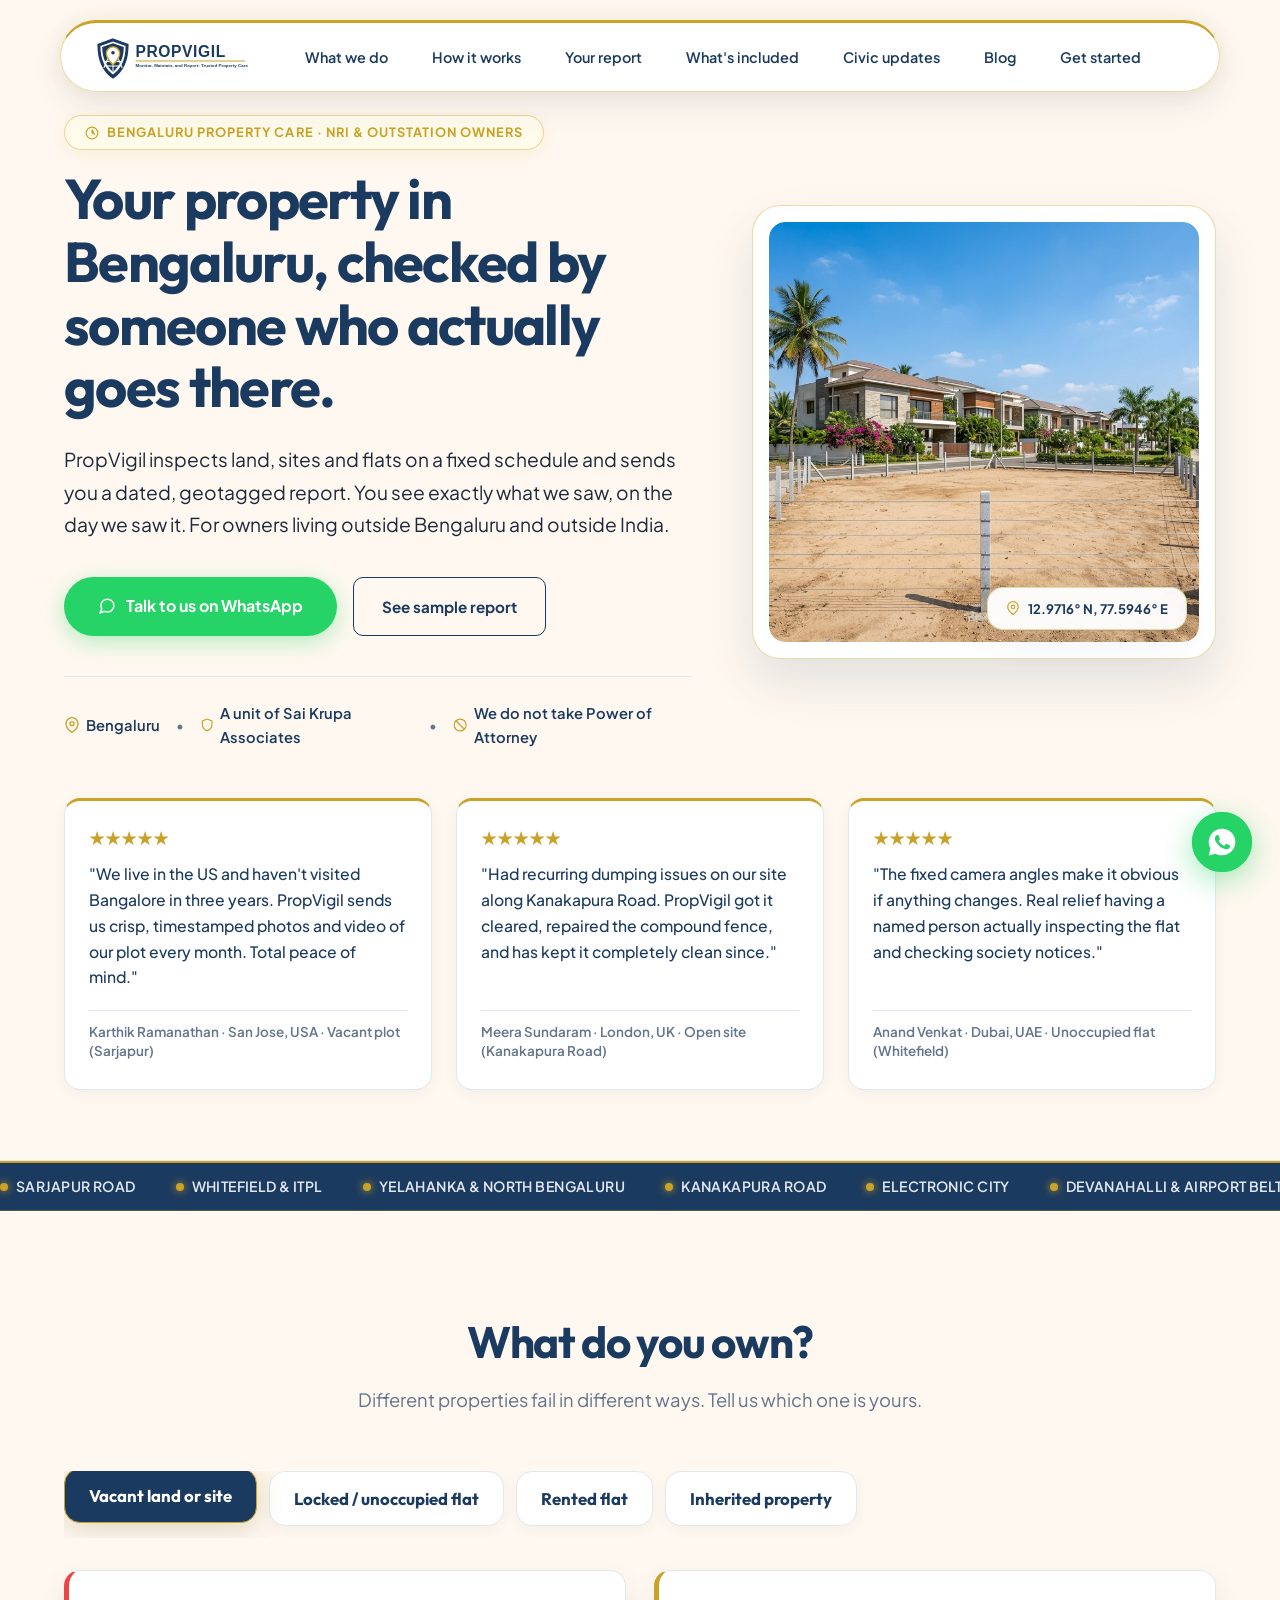
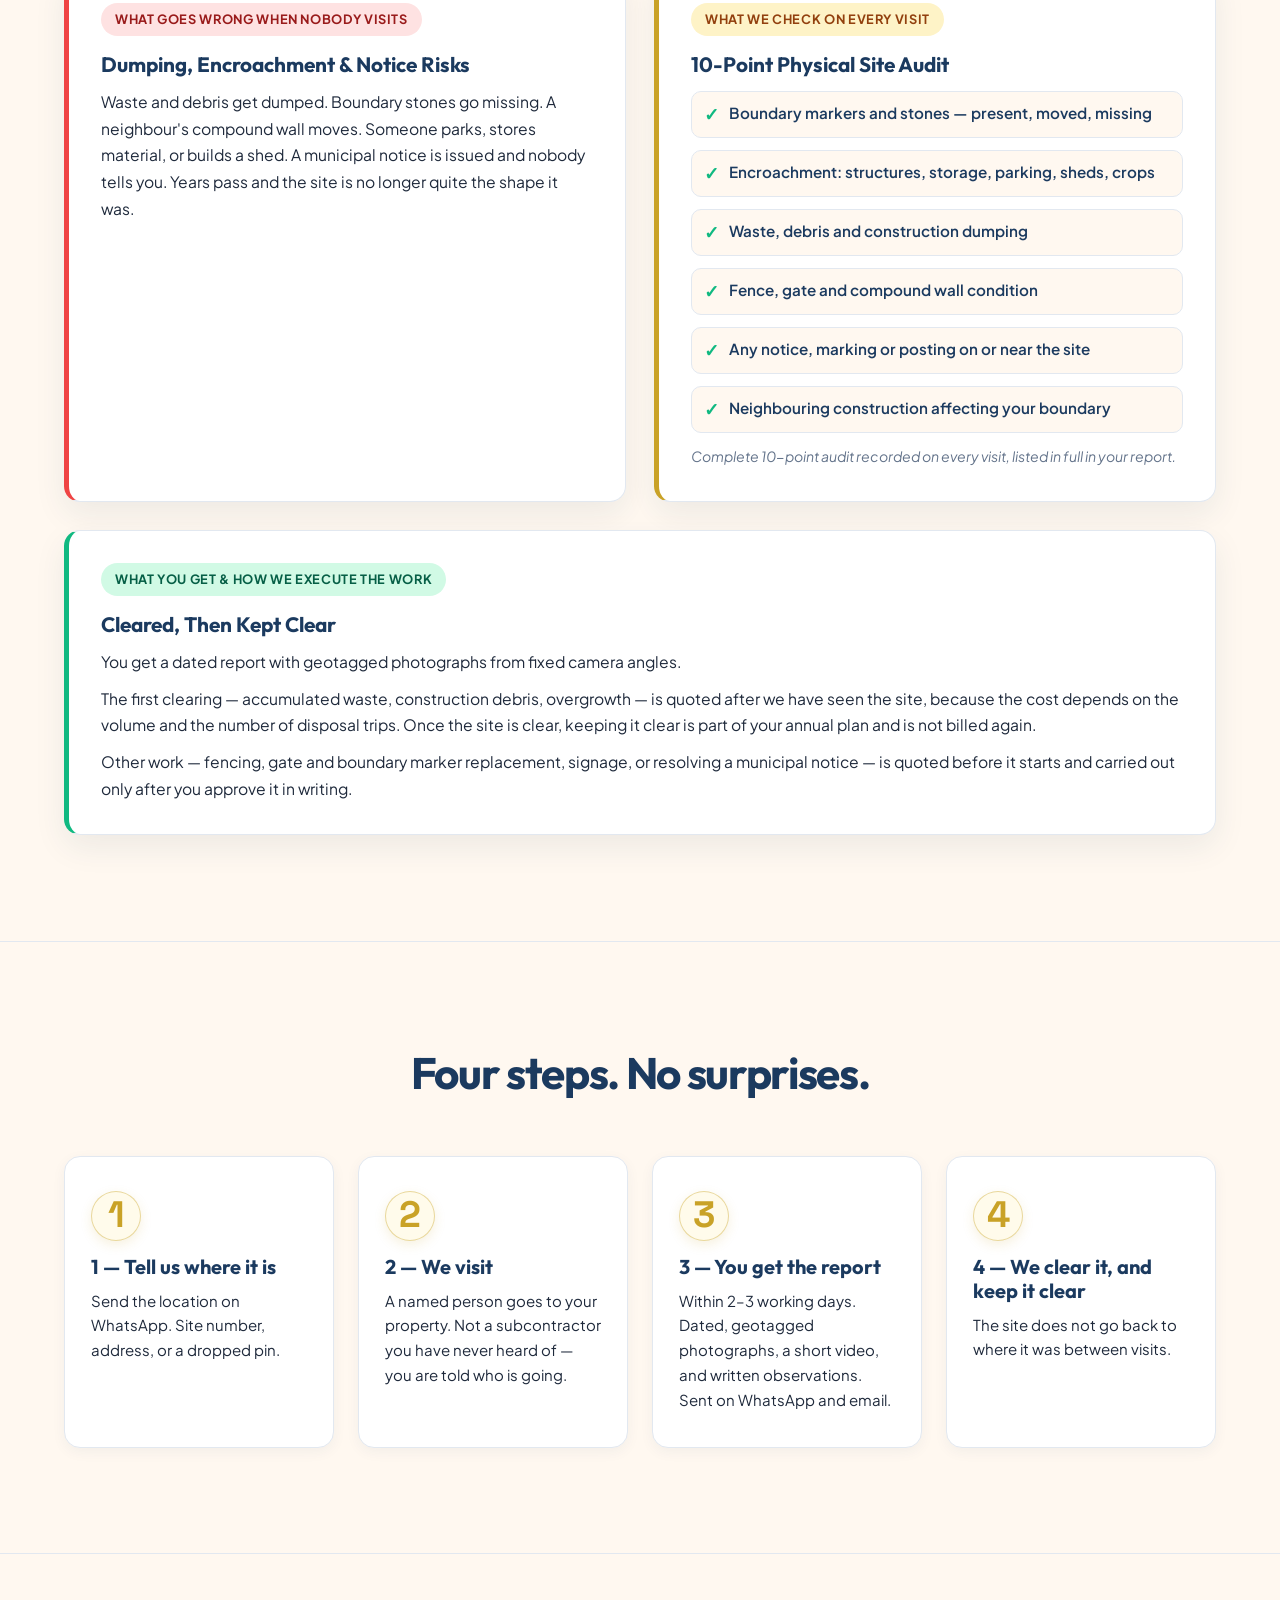
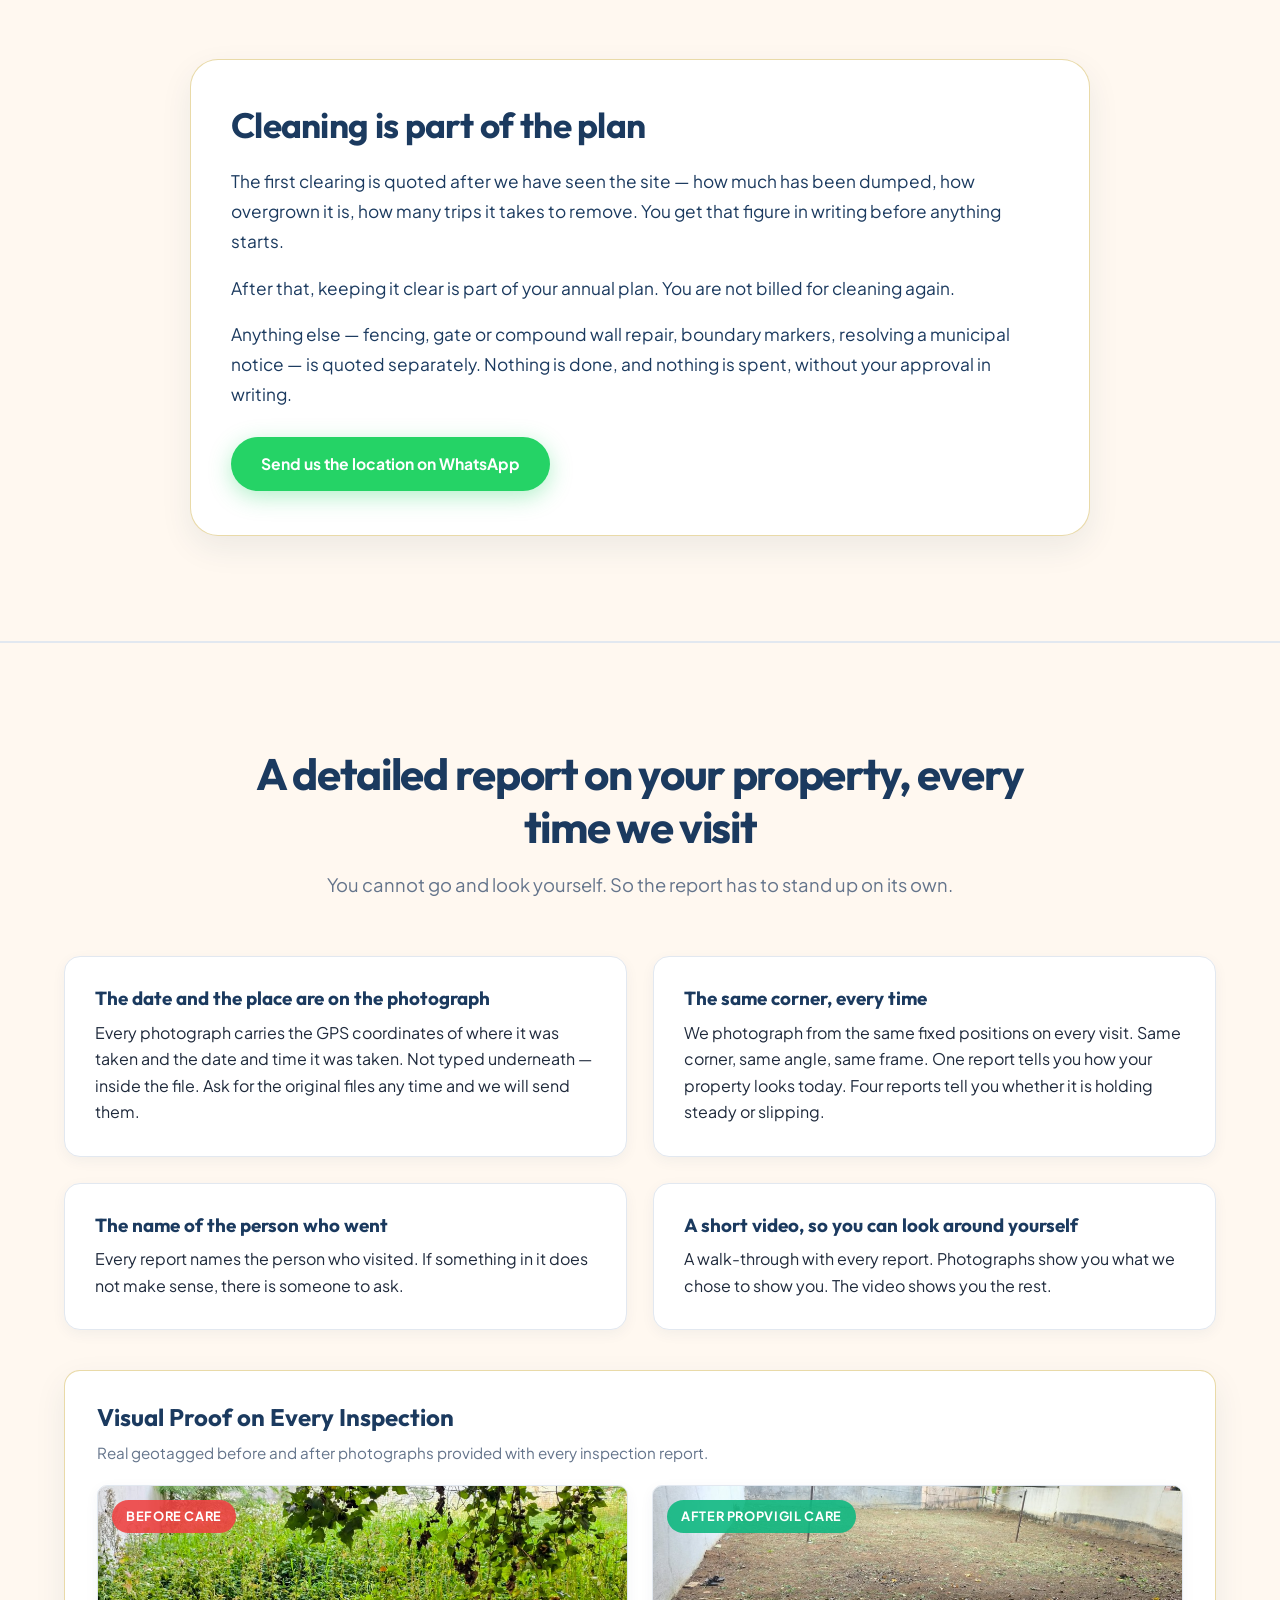
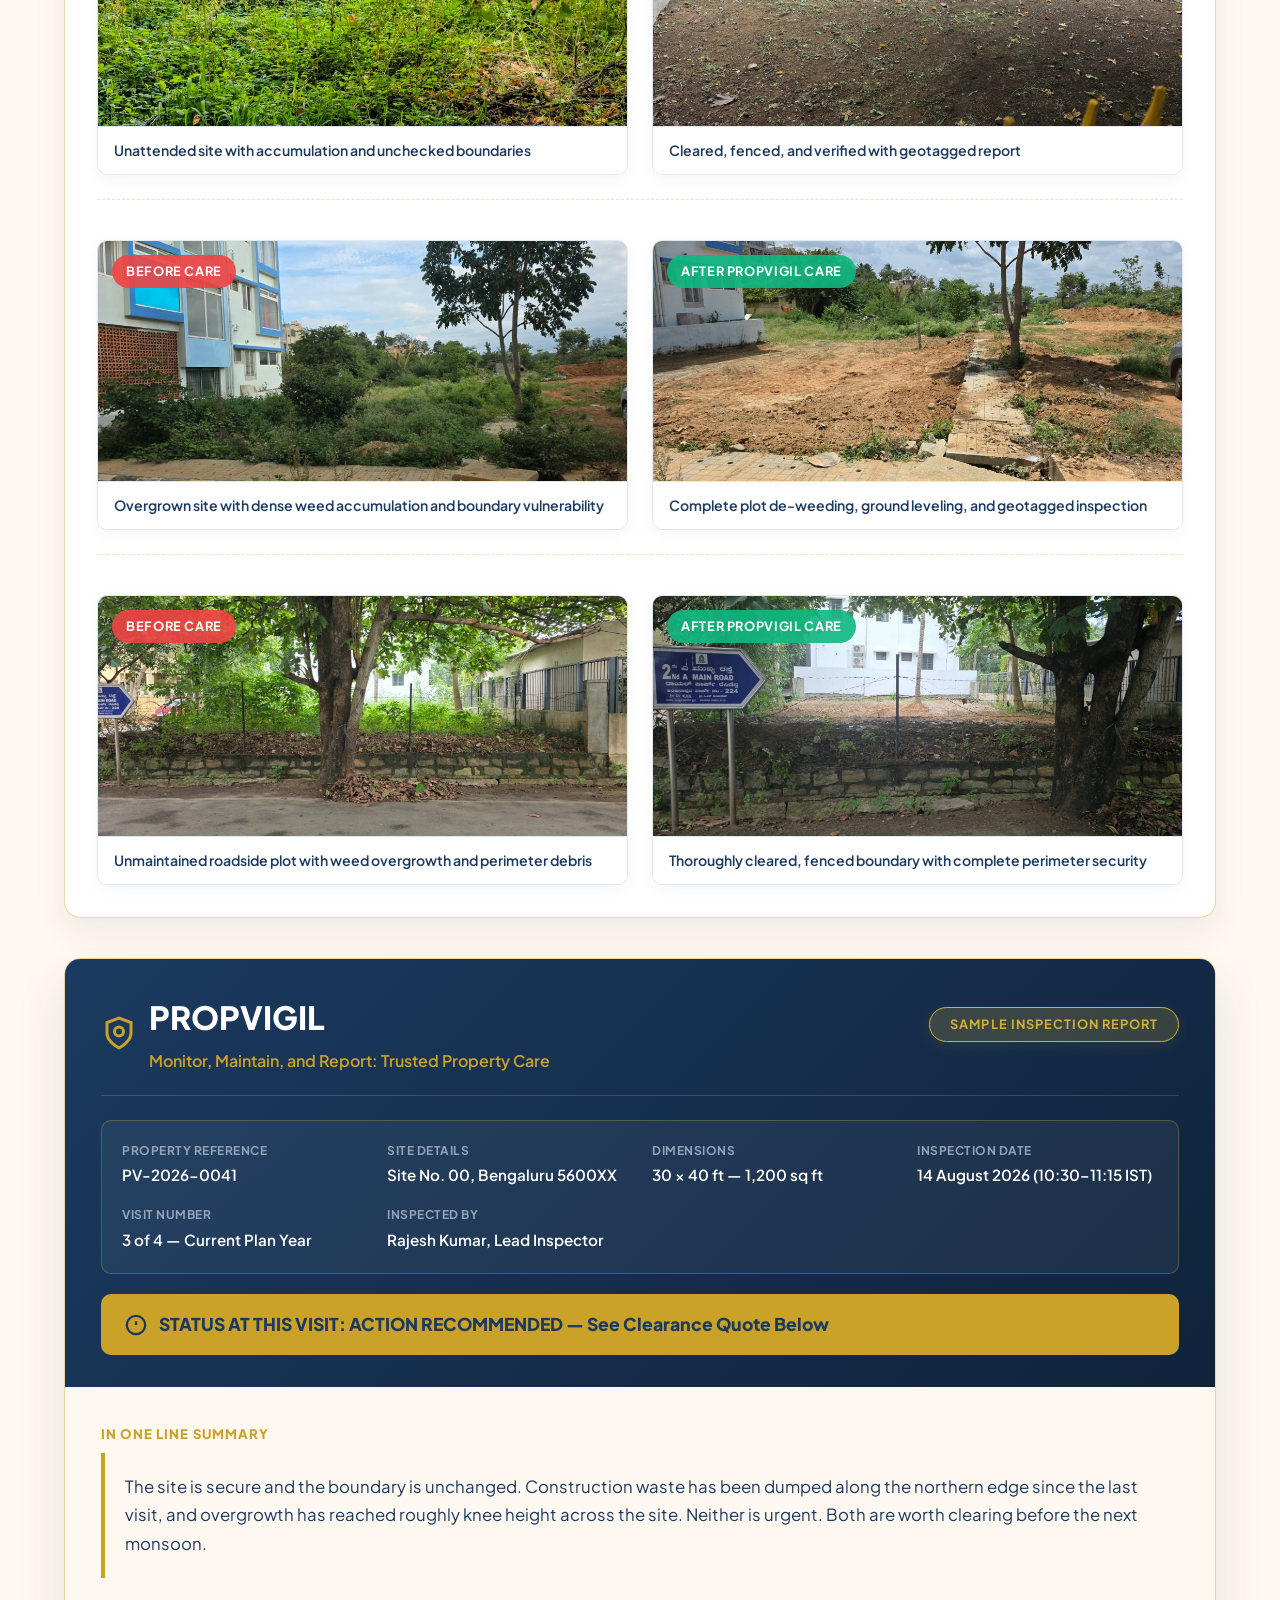
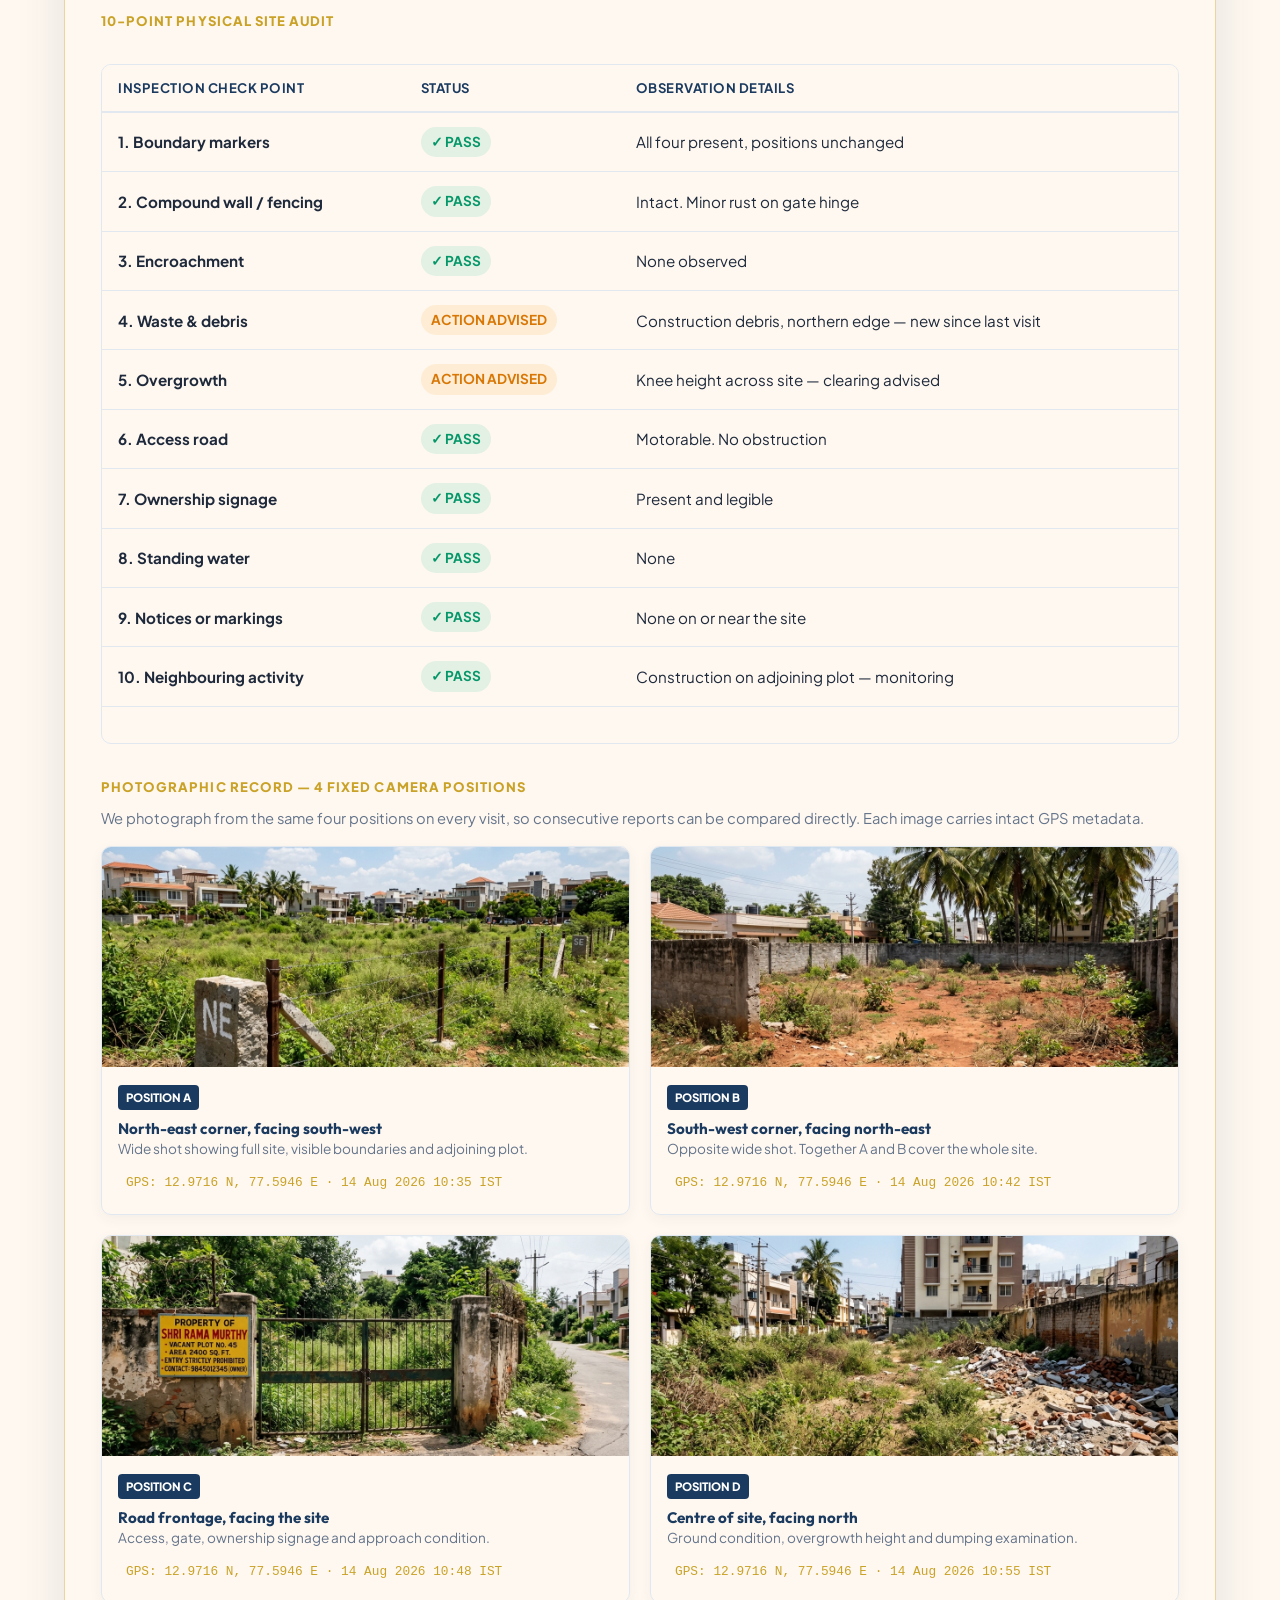
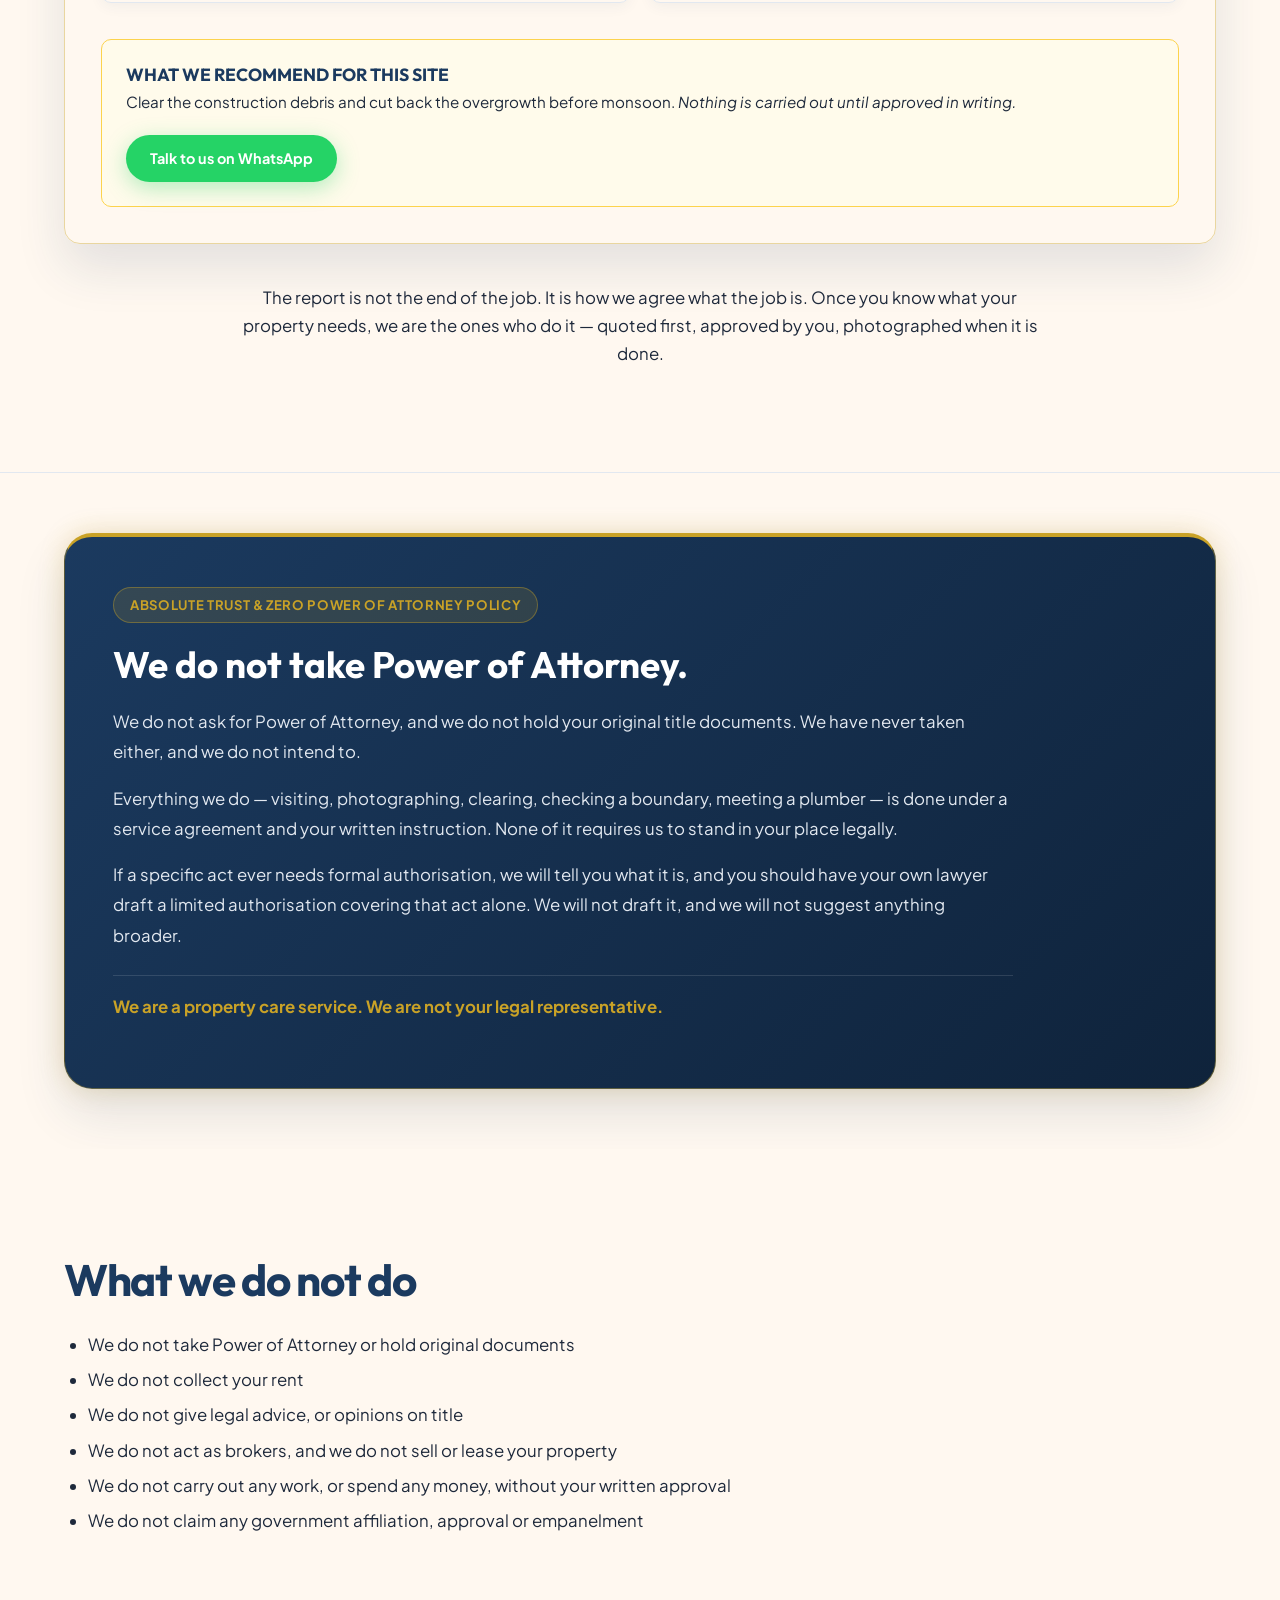
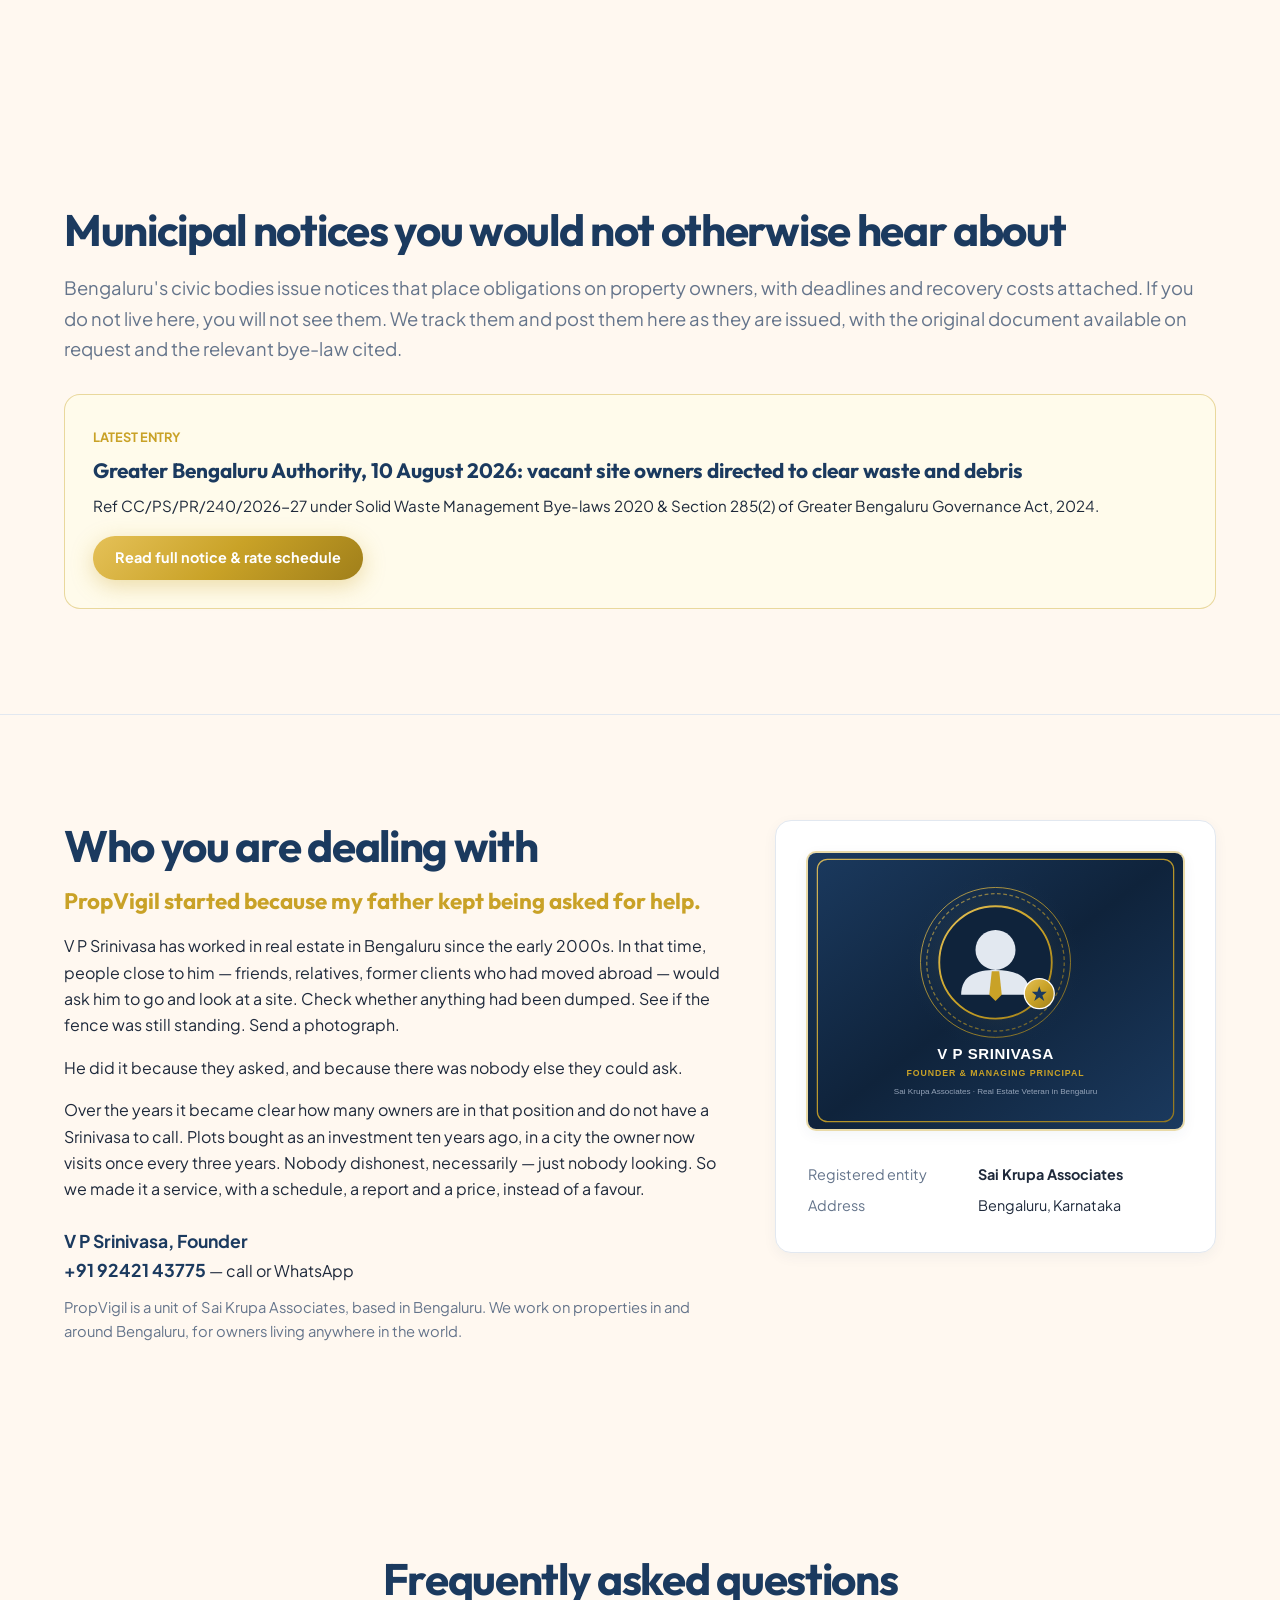
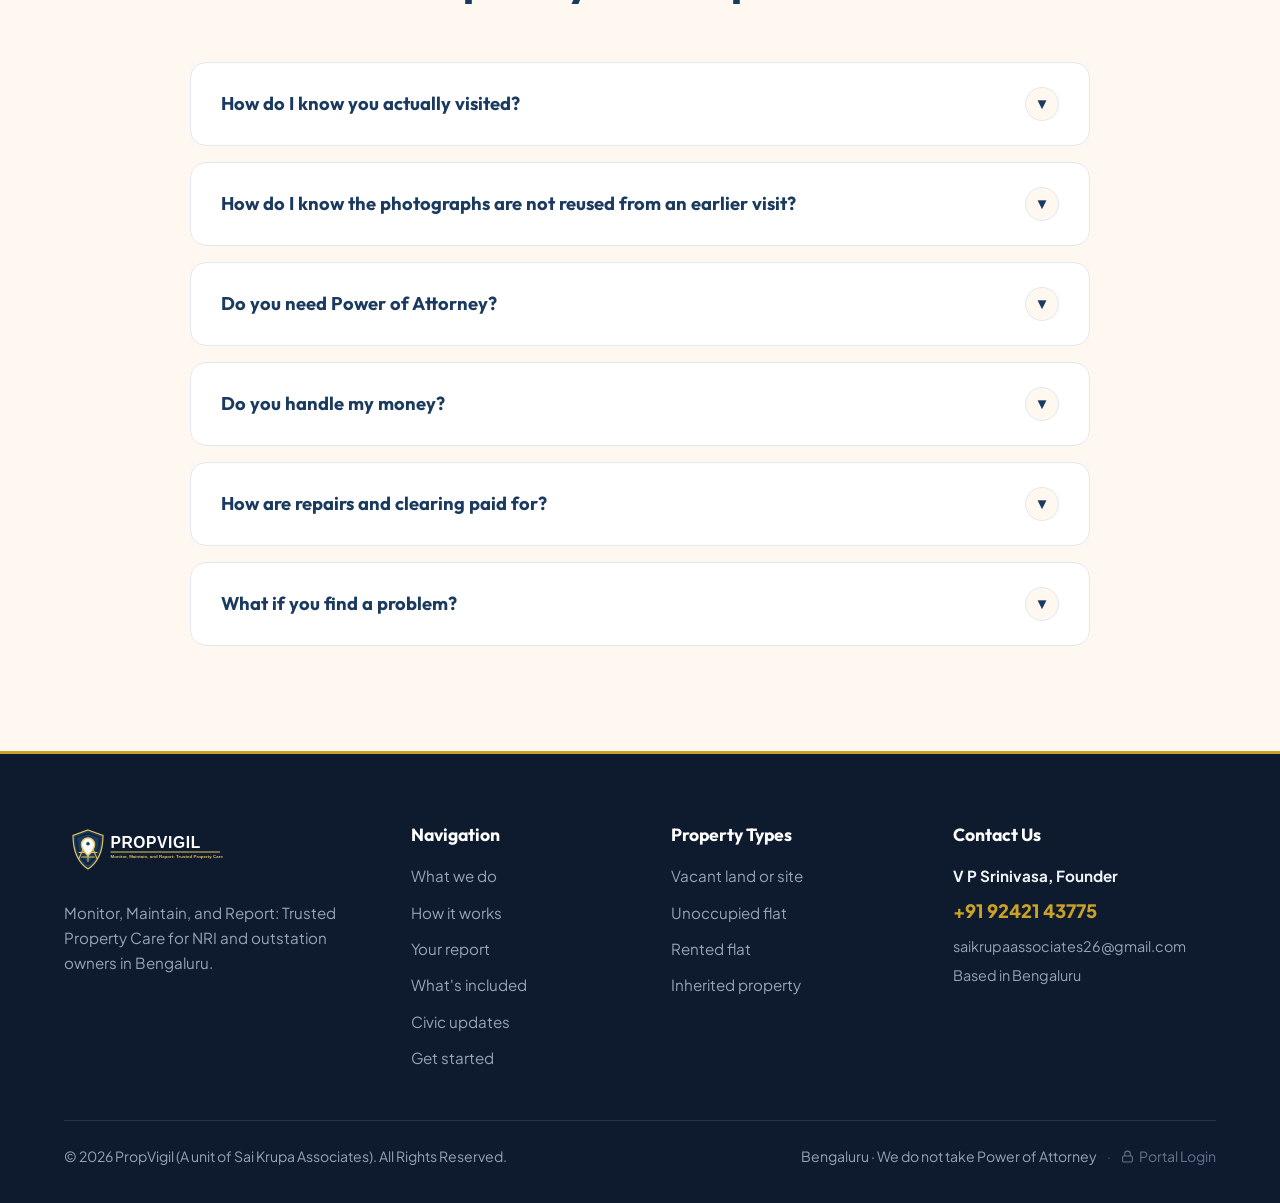
<file: index.html>
<!DOCTYPE html>
<html lang="en">
<head>
  <meta charset="UTF-8">
  <meta name="viewport" content="width=device-width, initial-scale=1.0">
  <title>Property Management in Bengaluru for NRI and Outstation Owners | PropVigil</title>
  <meta name="description" content="PropVigil inspects land, sites and flats in Bengaluru on a fixed schedule and sends dated, geotagged reports. For NRI and outstation property owners. Founded by V P Srinivasa (Sai Krupa Associates).">

  <!-- Fonts & Styles -->
  <link rel="preconnect" href="https://fonts.googleapis.com">
  <link rel="preconnect" href="https://fonts.gstatic.com" crossorigin>
  <link href="https://fonts.googleapis.com/css2?family=Plus+Jakarta+Sans:wght@300;400;500;600;700;800&family=Outfit:wght@400;500;600;700;800&family=Space+Grotesk:wght@500;700&display=swap" rel="stylesheet">
  <link rel="stylesheet" href="css/style.css">

  <!-- Schema Markup (LocalBusiness, Service, FAQPage) -->
  <script type="application/ld+json">
  {
    "@context": "https://schema.org",
    "@type": "LocalBusiness",
    "name": "PropVigil",
    "legalName": "Sai Krupa Associates",
    "url": "http://localhost:3000/",
    "telephone": "+919242143775",
    "email": "saikrupaassociates@gmail.com",
    "address": {
      "@type": "PostalAddress",
      "addressLocality": "Bengaluru",
      "addressRegion": "Karnataka",
      "addressCountry": "IN"
    },
    "description": "PropVigil provides trusted property management, vacant site inspections, geotagged photo reports, boundary checks, and flat maintenance for NRI and outstation owners in Bengaluru."
  }
  </script>
</head>
<body>

  <!-- Floating Island Navigation Header -->
  <header class="site-header">
    <div class="header-inner">
      <a href="index.html" class="brand-logo">
        <img src="assets/logo.svg" alt="PropVigil - Trusted Property Care" style="height: 48px; width: auto; display: block;">
      </a>

      <ul class="nav-menu">
        <li><a href="#what-we-do" class="nav-link">What we do</a></li>
        <li><a href="#how-it-works" class="nav-link">How it works</a></li>
        <li><a href="#the-report" class="nav-link">Your report</a></li>
        <li><a href="pricing.html" class="nav-link">What's included</a></li>
        <li><a href="civic-updates.html" class="nav-link">Civic updates</a></li>
        <li><a href="blog.html" class="nav-link">Blog</a></li>
        <li><a href="contact.html" class="nav-link">Get started</a></li>
      </ul>

      <div style="display: flex; gap: 12px; align-items: center;">
        <button class="mobile-nav-toggle" aria-label="Toggle navigation">☰</button>
      </div>
    </div>
  </header>

  <!-- Section 1: Hero -->
  <section class="hero-section">
    <div class="container">
      <div class="hero-grid">
        <div class="hero-content reveal-on-scroll">
          <div class="badge-chip">
            <svg width="14" height="14" viewBox="0 0 24 24" fill="none" stroke="currentColor" stroke-width="2"><circle cx="12" cy="12" r="10"/><polygon points="12 6 12 12 16 14"/></svg>
            <span>Bengaluru Property Care · NRI & Outstation Owners</span>
          </div>

          <h1 class="hero-title">
            Your property in Bengaluru, checked by someone who actually goes there.
          </h1>

          <p class="hero-subheading">
            PropVigil inspects land, sites and flats on a fixed schedule and sends you a dated, geotagged report. You see exactly what we saw, on the day we saw it. For owners living outside Bengaluru and outside India.
          </p>

          <div class="hero-buttons">
            <a href="https://wa.me/919242143775" target="_blank" class="btn btn-whatsapp" style="padding: 16px 34px; font-size: 1rem;">
              <svg width="18" height="18" viewBox="0 0 24 24" fill="none" stroke="currentColor" stroke-width="2"><path d="M21 11.5a8.38 8.38 0 0 1-.9 3.8 8.5 8.5 0 0 1-7.6 4.7 8.38 8.38 0 0 1-3.8-.9L3 21l1.9-5.7a8.38 8.38 0 0 1-.9-3.8 8.5 8.5 0 0 1 4.7-7.6 8.38 8.38 0 0 1 3.8-.9h.5a8.48 8.48 0 0 1 8 8v.5z"/></svg>
              <span>Talk to us on WhatsApp</span>
            </a>

            <a href="#the-report" class="btn btn-secondary" style="padding: 16px 28px; font-size: 0.95rem; background: var(--bg-white); border: 1.5px solid var(--brand-navy); color: var(--brand-navy); border-radius: var(--radius-sm); font-weight: 700; display: inline-flex; align-items: center; gap: 8px;">
              <span>See sample report</span>
            </a>
          </div>

          <div class="trust-strip">
            <div class="trust-chip">
              <svg width="16" height="16" viewBox="0 0 24 24" fill="none" stroke="currentColor" stroke-width="2"><path d="M21 10c0 7-9 13-9 13s-9-6-9-13a9 9 0 0 1 18 0z"/><circle cx="12" cy="10" r="3"/></svg>
              <span>Bengaluru</span>
            </div>
            <span>•</span>
            <div class="trust-chip">
              <svg width="16" height="16" viewBox="0 0 24 24" fill="none" stroke="currentColor" stroke-width="2"><path d="M12 22s8-4 8-10V5l-8-3-8 3v7c0 6 8 10 8 10z"/></svg>
              <span>A unit of Sai Krupa Associates</span>
            </div>
            <span>•</span>
            <div class="trust-chip">
              <svg width="16" height="16" viewBox="0 0 24 24" fill="none" stroke="currentColor" stroke-width="2"><circle cx="12" cy="12" r="10"/><line x1="4.93" y1="4.93" x2="19.07" y2="19.07"/></svg>
              <span>We do not take Power of Attorney</span>
            </div>
          </div>
        </div>

        <div class="hero-visual reveal-on-scroll">
          <div class="hero-image-card">
            <div class="hero-image-wrap">
              <img src="assets/hero.jpg" alt="Monitored Property Site in Bengaluru">
            </div>
            <div class="floating-geotag-badge">
              <svg width="14" height="14" viewBox="0 0 24 24" fill="none" stroke="#C9A227" stroke-width="2"><path d="M21 10c0 7-9 13-9 13s-9-6-9-13a9 9 0 0 1 18 0z"/><circle cx="12" cy="10" r="3"/></svg>
              <span>12.9716° N, 77.5946° E</span>
            </div>
          </div>
        </div>
      </div>

      <!-- Reviews Block (Replaces stats bar per A1) -->
      <div class="reviews-block reveal-on-scroll">
        <div class="reviews-grid">
          <div class="review-card">
            <div class="review-stars">★★★★★</div>
            <p class="review-text">"We live in the US and haven't visited Bangalore in three years. PropVigil sends us crisp, timestamped photos and video of our plot every month. Total peace of mind."</p>
            <div class="review-attribution">Karthik Ramanathan · San Jose, USA · Vacant plot (Sarjapur)</div>
          </div>

          <div class="review-card">
            <div class="review-stars">★★★★★</div>
            <p class="review-text">"Had recurring dumping issues on our site along Kanakapura Road. PropVigil got it cleared, repaired the compound fence, and has kept it completely clean since."</p>
            <div class="review-attribution">Meera Sundaram · London, UK · Open site (Kanakapura Road)</div>
          </div>

          <div class="review-card">
            <div class="review-stars">★★★★★</div>
            <p class="review-text">"The fixed camera angles make it obvious if anything changes. Real relief having a named person actually inspecting the flat and checking society notices."</p>
            <div class="review-attribution">Anand Venkat · Dubai, UAE · Unoccupied flat (Whitefield)</div>
          </div>
        </div>
      </div>
    </div>
  </section>
    </div>
  </section>

  <!-- Location Coverage Animated Ticker Strip -->
  <div class="location-ticker-strip">
    <div class="ticker-wrap">
      <div class="ticker-item"><span class="city-dot"></span> SARJAPUR ROAD</div>
      <div class="ticker-item"><span class="city-dot"></span> WHITEFIELD &amp; ITPL</div>
      <div class="ticker-item"><span class="city-dot"></span> YELAHANKA &amp; NORTH BENGALURU</div>
      <div class="ticker-item"><span class="city-dot"></span> KANAKAPURA ROAD</div>
      <div class="ticker-item"><span class="city-dot"></span> ELECTRONIC CITY</div>
      <div class="ticker-item"><span class="city-dot"></span> DEVANAHALLI &amp; AIRPORT BELT</div>
      <div class="ticker-item"><span class="city-dot"></span> BANNERGHATTA ROAD</div>
      <div class="ticker-item"><span class="city-dot"></span> HSR LAYOUT &amp; KORAMANGALA</div>
      <div class="ticker-item"><span class="city-dot"></span> HENNUR &amp; THANISANDRA</div>
      <div class="ticker-item"><span class="city-dot"></span> SARJAPUR ROAD</div>
      <div class="ticker-item"><span class="city-dot"></span> WHITEFIELD &amp; ITPL</div>
      <div class="ticker-item"><span class="city-dot"></span> YELAHANKA &amp; NORTH BENGALURU</div>
    </div>
  </div>


  <!-- Section 2: What do you own? Expandable Accordion Blocks -->
  <section id="what-we-do" class="section-padding">
    <div class="container">
      <div class="section-header reveal-on-scroll">
        <h2 class="section-title">What do you own?</h2>
        <p class="section-intro">Different properties fail in different ways. Tell us which one is yours.</p>
      </div>

      <!-- Interactive Property Category Showcase -->
      <div class="prop-tabs-container reveal-on-scroll">
        <!-- Tab Navigation Bar -->
        <div class="prop-tab-nav">
          <button class="prop-tab-btn active" data-tab="panel-land">
            <span>Vacant land or site</span>
          </button>
          <button class="prop-tab-btn" data-tab="panel-flat">
            <span>Locked / unoccupied flat</span>
          </button>
          <button class="prop-tab-btn" data-tab="panel-rented">
            <span>Rented flat</span>
          </button>
          <button class="prop-tab-btn" data-tab="panel-inherited">
            <span>Inherited property</span>
          </button>
        </div>

        <!-- Panel 1: Vacant Land -->
        <div id="panel-land" class="prop-tab-panel active">
          <div class="prop-details-grid">
            <div class="prop-info-card warning-card">
              <span class="card-header-badge red">WHAT GOES WRONG WHEN NOBODY VISITS</span>
              <h4>Dumping, Encroachment &amp; Notice Risks</h4>
              <p>Waste and debris get dumped. Boundary stones go missing. A neighbour's compound wall moves. Someone parks, stores material, or builds a shed. A municipal notice is issued and nobody tells you. Years pass and the site is no longer quite the shape it was.</p>
            </div>

            <div class="prop-info-card checklist-card">
              <span class="card-header-badge gold">WHAT WE CHECK ON EVERY VISIT</span>
              <h4>10-Point Physical Site Audit</h4>
              <ul class="check-list-grid">
                <li>Boundary markers and stones — present, moved, missing</li>
                <li>Encroachment: structures, storage, parking, sheds, crops</li>
                <li>Waste, debris and construction dumping</li>
                <li>Fence, gate and compound wall condition</li>
                <li>Any notice, marking or posting on or near the site</li>
                <li>Neighbouring construction affecting your boundary</li>
              </ul>
              <p style="font-size: 0.88rem; color: var(--text-muted); margin-top: 12px;"><em>Complete 10-point audit recorded on every visit, listed in full in your report.</em></p>
            </div>

            <div class="prop-info-card execution-card">
              <span class="card-header-badge green">WHAT YOU GET &amp; HOW WE EXECUTE THE WORK</span>
              <h4>Cleared, Then Kept Clear</h4>
              <p>You get a dated report with geotagged photographs from fixed camera angles.</p>
              <p style="margin-top: 10px;">The first clearing — accumulated waste, construction debris, overgrowth — is quoted after we have seen the site, because the cost depends on the volume and the number of disposal trips. Once the site is clear, keeping it clear is part of your annual plan and is not billed again.</p>
              <p style="margin-top: 10px;">Other work — fencing, gate and boundary marker replacement, signage, or resolving a municipal notice — is quoted before it starts and carried out only after you approve it in writing.</p>
            </div>
          </div>
        </div>

        <!-- Panel 2: Locked Flat -->
        <div id="panel-flat" class="prop-tab-panel">
          <div class="prop-details-grid">
            <div class="prop-info-card warning-card">
              <span class="card-header-badge red">WHAT GOES WRONG WHEN NOBODY VISITS</span>
              <h4>Damp, Leakage &amp; Silent Deterioration</h4>
              <p>An empty flat deteriorates faster than empty land. Damp spreads behind furniture. A slow leak from the flat above goes unnoticed for a year. Seals perish, taps seize, drains dry out and let smells in. Pests settle. Society dues accumulate quietly until there is a notice on the door.</p>
            </div>

            <div class="prop-info-card checklist-card">
              <span class="card-header-badge gold">WHAT WE CHECK ON EVERY VISIT</span>
              <h4>Full Apartment Health Check</h4>
              <ul class="check-list-grid">
                <li>Ceilings, walls and skirting for damp, seepage and cracks</li>
                <li>All taps and drains run, traps refilled, flat aired</li>
                <li>Pest signs — droppings, nesting, termite trails</li>
                <li>Electrical and water meter readings recorded</li>
                <li>Doors, locks, grilles and balcony condition</li>
                <li>Society notices, circulars and dues status</li>
              </ul>
              <p style="font-size: 0.88rem; color: var(--text-muted); margin-top: 12px;"><em>Plus a further ten checks on every visit, listed in full in your report.</em></p>
            </div>

            <div class="prop-info-card execution-card">
              <span class="card-header-badge green">WHAT YOU GET &amp; HOW WE EXECUTE THE WORK</span>
              <h4>Room-by-Room Report &amp; Maintenance Execution</h4>
              <p>Room-by-room photographs and recorded meter readings. We handle damp/seepage repairs, plumbing, electrical fixes, pest control, deep cleaning before move-in, and society dues payments. Each job is quoted and approved in writing first.</p>
            </div>
          </div>
        </div>

        <!-- Panel 3: Rented Flat -->
        <div id="panel-rented" class="prop-tab-panel">
          <div class="prop-details-grid">
            <div class="prop-info-card warning-card">
              <span class="card-header-badge red">WHAT GOES WRONG WHEN NOBODY VISITS</span>
              <h4>Late Rent, Subletting &amp; Handover Disputes</h4>
              <p>Rent arrives late, then later, then with explanations. The flat is sublet without your knowledge. Damage accumulates and is only discovered at handover, by which time the deposit argument is already lost. Society compliance lapses in your name.</p>
            </div>

            <div class="prop-info-card checklist-card">
              <span class="card-header-badge gold">WHAT WE CHECK ON EVERY VISIT</span>
              <h4>Tenant &amp; Compliance Audit</h4>
              <ul class="check-list-grid">
                <li>Rent received, verified against agreed date</li>
                <li>Tenant in occupancy — named tenant verified</li>
                <li>Flat condition checked against move-in record</li>
                <li>Maintenance issues reported by tenant</li>
                <li>Society dues and compliance status</li>
                <li>Agreement and renewal dates tracked</li>
              </ul>
            </div>

            <div class="prop-info-card execution-card">
              <span class="card-header-badge green">WHAT YOU GET &amp; HOW WE EXECUTE THE WORK</span>
              <h4>Condition Reports &amp; Handover Coordination</h4>
              <p>Move-in and move-out condition reports with photographs so deposit arguments are settled on clear evidence. We follow up on late rent, coordinate repairs, and handle tenant handovers. <em>Note: We do not collect your rent; rent is paid by tenant directly to your bank account.</em></p>
            </div>
          </div>
        </div>

        <!-- Panel 4: Inherited Property -->
        <div id="panel-inherited" class="prop-tab-panel">
          <div class="prop-details-grid">
            <div class="prop-info-card warning-card">
              <span class="card-header-badge red">WHAT GOES WRONG WHEN NOBODY VISITS</span>
              <h4>Unclear Boundaries &amp; Unauthorized Possession</h4>
              <p>Often the owner does not know precisely what they own. Boundaries are described by landmarks that no longer exist. A relative or long-standing occupant is in possession. Records are incomplete. Nothing is urgent until it suddenly is.</p>
            </div>

            <div class="prop-info-card checklist-card">
              <span class="card-header-badge gold">WHAT WE DO ON OUR FIRST VISIT</span>
              <h4>One-Time Property Ground Survey</h4>
              <p>We locate the property, photograph it, record its present condition and who is in occupation, and give you a written account of what is actually there. What you do next is your decision — and if it needs a lawyer, we will say so plainly.</p>
            </div>

            <div class="prop-info-card execution-card">
              <span class="card-header-badge green">WHAT YOU GET &amp; HOW WE EXECUTE THE WORK</span>
              <h4>Site Clearing, Boundary Fencing &amp; Regular Oversight</h4>
              <p>Clearing years of accumulated waste and overgrowth, re-establishing unclear boundaries on the ground, securing the plot with fencing and signage, followed by regular scheduled visits so the property does not drift again.</p>
            </div>
          </div>
        </div>
      </div>
    </div>
  </section>

  <!-- Section 3: How it works (A3) -->
  <section id="how-it-works" class="section-padding" style="background: var(--bg-light); border-top: 1px solid var(--border-light); border-bottom: 1px solid var(--border-light);">
    <div class="container">
      <div class="section-header reveal-on-scroll">
        <h2 class="section-title">Four steps. No surprises.</h2>
      </div>

      <div class="steps-grid reveal-on-scroll">
        <div class="step-card">
          <div class="step-number">1</div>
          <h3>1 — Tell us where it is</h3>
          <p>Send the location on WhatsApp. Site number, address, or a dropped pin.</p>
        </div>

        <div class="step-card">
          <div class="step-number">2</div>
          <h3>2 — We visit</h3>
          <p>A named person goes to your property. Not a subcontractor you have never heard of — you are told who is going.</p>
        </div>

        <div class="step-card">
          <div class="step-number">3</div>
          <h3>3 — You get the report</h3>
          <p>Within 2–3 working days. Dated, geotagged photographs, a short video, and written observations. Sent on WhatsApp and email.</p>
        </div>

        <div class="step-card">
          <div class="step-number">4</div>
          <h3>4 — We clear it, and keep it clear</h3>
          <p>The site does not go back to where it was between visits.</p>
        </div>
      </div>
    </div>
  </section>

  <!-- Section: Cleaning is part of the plan (A2) -->
  <section class="section-padding" style="background: var(--bg-dark); border-bottom: 1px solid var(--border-light);">
    <div class="container">
      <div class="cleaning-plan-card reveal-on-scroll">
        <h2 class="cleaning-plan-title">Cleaning is part of the plan</h2>
        <div class="cleaning-plan-body">
          <p>The first clearing is quoted after we have seen the site — how much has been dumped, how overgrown it is, how many trips it takes to remove. You get that figure in writing before anything starts.</p>
          <p>After that, keeping it clear is part of your annual plan. You are not billed for cleaning again.</p>
          <p>Anything else — fencing, gate or compound wall repair, boundary markers, resolving a municipal notice — is quoted separately. Nothing is done, and nothing is spent, without your approval in writing.</p>
        </div>
        <div style="margin-top: 24px;">
          <a href="https://wa.me/919242143775" target="_blank" class="btn btn-whatsapp" style="padding: 14px 30px;">
            <span>Send us the location on WhatsApp</span>
          </a>
        </div>
      </div>
    </div>
  </section>

  <!-- Section 4: A detailed report on your property (A5) -->
  <section id="the-report" class="section-padding report-section">
    <div class="container">
      <div class="section-header reveal-on-scroll">
        <h2 class="section-title">A detailed report on your property, every time we visit</h2>
        <p class="section-intro">You cannot go and look yourself. So the report has to stand up on its own.</p>
      </div>

      <div class="report-grid reveal-on-scroll">
        <div class="report-feature-card">
          <h4>The date and the place are on the photograph</h4>
          <p>Every photograph carries the GPS coordinates of where it was taken and the date and time it was taken. Not typed underneath — inside the file. Ask for the original files any time and we will send them.</p>
        </div>

        <div class="report-feature-card">
          <h4>The same corner, every time</h4>
          <p>We photograph from the same fixed positions on every visit. Same corner, same angle, same frame. One report tells you how your property looks today. Four reports tell you whether it is holding steady or slipping.</p>
        </div>

        <div class="report-feature-card">
          <h4>The name of the person who went</h4>
          <p>Every report names the person who visited. If something in it does not make sense, there is someone to ask.</p>
        </div>

        <div class="report-feature-card">
          <h4>A short video, so you can look around yourself</h4>
          <p>A walk-through with every report. Photographs show you what we chose to show you. The video shows you the rest.</p>
        </div>
      </div>

      <!-- Before / After Property Transformation Showcase -->
      <div class="before-after-container reveal-on-scroll">
        <h3 style="font-size: 1.5rem; color: var(--brand-navy); margin-bottom: 8px;">Visual Proof on Every Inspection</h3>
        <p style="color: var(--text-muted); font-size: 0.95rem; margin-bottom: 20px;">Real geotagged before and after photographs provided with every inspection report.</p>
        
        <!-- Showcase Pair 1 -->
        <div class="before-after-case">
          <div class="before-after-grid">
            <div class="ba-card">
              <span class="ba-badge before">BEFORE CARE</span>
              <img src="assets/before.jpg" alt="Property site before inspection and clearing">
              <div class="ba-caption">Unattended site with accumulation and unchecked boundaries</div>
            </div>
            <div class="ba-card">
              <span class="ba-badge after">AFTER PROPVIGIL CARE</span>
              <img src="assets/after.jpg" alt="Property site after PropVigil care and maintenance">
              <div class="ba-caption">Cleared, fenced, and verified with geotagged report</div>
            </div>
          </div>
        </div>

        <!-- Showcase Pair 2 -->
        <div class="before-after-case" style="margin-top: 24px; padding-top: 20px; border-top: 1px dashed rgba(201, 162, 39, 0.3);">
          <div class="before-after-grid">
            <div class="ba-card">
              <span class="ba-badge before">BEFORE CARE</span>
              <img src="assets/before-2.jpg" alt="Overgrown vacant plot before clearing">
              <div class="ba-caption">Overgrown site with dense weed accumulation and boundary vulnerability</div>
            </div>
            <div class="ba-card">
              <span class="ba-badge after">AFTER PROPVIGIL CARE</span>
              <img src="assets/after-2.jpg" alt="Vacant plot cleared, graded and verified">
              <div class="ba-caption">Complete plot de-weeding, ground leveling, and geotagged inspection</div>
            </div>
          </div>
        </div>

        <!-- Showcase Pair 3 -->
        <div class="before-after-case" style="margin-top: 24px; padding-top: 20px; border-top: 1px dashed rgba(201, 162, 39, 0.3);">
          <div class="before-after-grid">
            <div class="ba-card">
              <span class="ba-badge before">BEFORE CARE</span>
              <img src="assets/before-3.jpg" alt="Unmaintained roadside plot with weed overgrowth before clearing">
              <div class="ba-caption">Unmaintained roadside plot with weed overgrowth and perimeter debris</div>
            </div>
            <div class="ba-card">
              <span class="ba-badge after">AFTER PROPVIGIL CARE</span>
              <img src="assets/after-3.jpg" alt="Cleared roadside plot with secure fencing">
              <div class="ba-caption">Thoroughly cleared, fenced boundary with complete perimeter security</div>
            </div>
          </div>
        </div>
      </div>

      <!-- Live Interactive Sample Inspection Report Showcase (A6) -->
      <div class="live-report-wrapper reveal-on-scroll">
        <!-- Header Banner -->
        <div class="report-header-banner">
          <div class="report-header-top">
            <div class="report-brand-meta">
              <svg width="36" height="36" viewBox="0 0 24 24" fill="none" stroke="#C9A227" stroke-width="2">
                <path d="M12 22s8-4 8-10V5l-8-3-8 3v7c0 6 8 10 8 10z"/>
                <circle cx="12" cy="11" r="3"/>
              </svg>
              <div>
                <div class="report-title-text">PROPVIGIL</div>
                <div class="report-subtitle-text">Monitor, Maintain, and Report: Trusted Property Care</div>
              </div>
            </div>
            
            <div style="text-align: right;">
              <span class="badge-chip" style="background: rgba(212, 175, 55, 0.2); color: #D4AF37; border-color: #D4AF37;">
                SAMPLE INSPECTION REPORT
              </span>
            </div>
          </div>

          <!-- Metadata Table Grid -->
          <div class="report-meta-grid">
            <div class="report-meta-item">
              <span class="lbl">PROPERTY REFERENCE</span>
              <span class="val">PV-2026-0041</span>
            </div>
            <div class="report-meta-item">
              <span class="lbl">SITE DETAILS</span>
              <span class="val">Site No. 00, Bengaluru 5600XX</span>
            </div>
            <div class="report-meta-item">
              <span class="lbl">DIMENSIONS</span>
              <span class="val">30 × 40 ft — 1,200 sq ft</span>
            </div>
            <div class="report-meta-item">
              <span class="lbl">INSPECTION DATE</span>
              <span class="val">14 August 2026 (10:30–11:15 IST)</span>
            </div>
            <div class="report-meta-item">
              <span class="lbl">VISIT NUMBER</span>
              <span class="val">3 of 4 — Current Plan Year</span>
            </div>
            <div class="report-meta-item">
              <span class="lbl">INSPECTED BY</span>
              <span class="val">Rajesh Kumar, Lead Inspector</span>
            </div>
          </div>

          <!-- Status Alert Banner -->
          <div class="report-status-alert">
            <svg width="22" height="22" viewBox="0 0 24 24" fill="none" stroke="currentColor" stroke-width="2.5"><circle cx="12" cy="12" r="10"/><line x1="12" y1="8" x2="12" y2="12"/><line x1="12" y1="16" x2="12.01" y2="16"/></svg>
            <span>STATUS AT THIS VISIT: ACTION RECOMMENDED — See Clearance Quote Below</span>
          </div>
        </div>

        <!-- Report Body Content -->
        <div class="report-body-content">
          
          <!-- Summary Box -->
          <div class="report-section-label">IN ONE LINE SUMMARY</div>
          <div class="report-summary-box">
            The site is secure and the boundary is unchanged. Construction waste has been dumped along the northern edge since the last visit, and overgrowth has reached roughly knee height across the site. Neither is urgent. Both are worth clearing before the next monsoon.
          </div>

          <!-- 10-Point Checklist Table -->
          <div class="report-section-label">10-POINT PHYSICAL SITE AUDIT</div>
          <div class="data-table-wrapper" style="margin-bottom: 32px;">
            <table class="checklist-report-table">
              <thead>
                <tr>
                  <th>Inspection Check Point</th>
                  <th>Status</th>
                  <th>Observation Details</th>
                </tr>
              </thead>
              <tbody>
                <tr>
                  <td><strong>1. Boundary markers</strong></td>
                  <td><span class="status-dot pass">✓ PASS</span></td>
                  <td>All four present, positions unchanged</td>
                </tr>
                <tr>
                  <td><strong>2. Compound wall / fencing</strong></td>
                  <td><span class="status-dot pass">✓ PASS</span></td>
                  <td>Intact. Minor rust on gate hinge</td>
                </tr>
                <tr>
                  <td><strong>3. Encroachment</strong></td>
                  <td><span class="status-dot pass">✓ PASS</span></td>
                  <td>None observed</td>
                </tr>
                <tr>
                  <td><strong>4. Waste &amp; debris</strong></td>
                  <td><span class="status-dot warn">ACTION ADVISED</span></td>
                  <td>Construction debris, northern edge — new since last visit</td>
                </tr>
                <tr>
                  <td><strong>5. Overgrowth</strong></td>
                  <td><span class="status-dot warn">ACTION ADVISED</span></td>
                  <td>Knee height across site — clearing advised</td>
                </tr>
                <tr>
                  <td><strong>6. Access road</strong></td>
                  <td><span class="status-dot pass">✓ PASS</span></td>
                  <td>Motorable. No obstruction</td>
                </tr>
                <tr>
                  <td><strong>7. Ownership signage</strong></td>
                  <td><span class="status-dot pass">✓ PASS</span></td>
                  <td>Present and legible</td>
                </tr>
                <tr>
                  <td><strong>8. Standing water</strong></td>
                  <td><span class="status-dot pass">✓ PASS</span></td>
                  <td>None</td>
                </tr>
                <tr>
                  <td><strong>9. Notices or markings</strong></td>
                  <td><span class="status-dot pass">✓ PASS</span></td>
                  <td>None on or near the site</td>
                </tr>
                <tr>
                  <td><strong>10. Neighbouring activity</strong></td>
                  <td><span class="status-dot pass">✓ PASS</span></td>
                  <td>Construction on adjoining plot — monitoring</td>
                </tr>
              </tbody>
            </table>
          </div>

          <!-- Fixed Camera Positions Grid -->
          <div class="report-section-label">PHOTOGRAPHIC RECORD — 4 FIXED CAMERA POSITIONS</div>
          <p style="font-size: 0.92rem; color: var(--text-muted); margin-bottom: 16px;">We photograph from the same four positions on every visit, so consecutive reports can be compared directly. Each image carries intact GPS metadata.</p>
          
          <div class="camera-positions-grid">
            <div class="camera-photo-card">
              <img src="assets/pos_a.jpg" class="camera-photo-img" alt="Position A - North-east corner">
              <div class="camera-photo-body">
                <span class="pos-chip">POSITION A</span>
                <h4 style="font-size: 0.95rem; color: var(--brand-navy); margin-top: 4px;">North-east corner, facing south-west</h4>
                <p style="font-size: 0.85rem; color: var(--text-muted);">Wide shot showing full site, visible boundaries and adjoining plot.</p>
                <div class="geotag-line">GPS: 12.9716 N, 77.5946 E · 14 Aug 2026 10:35 IST</div>
              </div>
            </div>

            <div class="camera-photo-card">
              <img src="assets/pos_b.jpg" class="camera-photo-img" alt="Position B - South-west corner">
              <div class="camera-photo-body">
                <span class="pos-chip">POSITION B</span>
                <h4 style="font-size: 0.95rem; color: var(--brand-navy); margin-top: 4px;">South-west corner, facing north-east</h4>
                <p style="font-size: 0.85rem; color: var(--text-muted);">Opposite wide shot. Together A and B cover the whole site.</p>
                <div class="geotag-line">GPS: 12.9716 N, 77.5946 E · 14 Aug 2026 10:42 IST</div>
              </div>
            </div>

            <div class="camera-photo-card">
              <img src="assets/pos_c.jpg" class="camera-photo-img" alt="Position C - Road frontage">
              <div class="camera-photo-body">
                <span class="pos-chip">POSITION C</span>
                <h4 style="font-size: 0.95rem; color: var(--brand-navy); margin-top: 4px;">Road frontage, facing the site</h4>
                <p style="font-size: 0.85rem; color: var(--text-muted);">Access, gate, ownership signage and approach condition.</p>
                <div class="geotag-line">GPS: 12.9716 N, 77.5946 E · 14 Aug 2026 10:48 IST</div>
              </div>
            </div>

            <div class="camera-photo-card">
              <img src="assets/pos_d.jpg" class="camera-photo-img" alt="Position D - Centre of site">
              <div class="camera-photo-body">
                <span class="pos-chip">POSITION D</span>
                <h4 style="font-size: 0.95rem; color: var(--brand-navy); margin-top: 4px;">Centre of site, facing north</h4>
                <p style="font-size: 0.85rem; color: var(--text-muted);">Ground condition, overgrowth height and dumping examination.</p>
                <div class="geotag-line">GPS: 12.9716 N, 77.5946 E · 14 Aug 2026 10:55 IST</div>
              </div>
            </div>
          </div>

          <!-- Recommendation Banner -->
          <div class="recommendation-banner">
            <div>
              <h4 style="color: var(--brand-navy); font-size: 1.1rem; margin-bottom: 4px;">WHAT WE RECOMMEND FOR THIS SITE</h4>
              <p style="color: var(--text-body); font-size: 0.95rem;">Clear the construction debris and cut back the overgrowth before monsoon. <em>Nothing is carried out until approved in writing.</em></p>
            </div>
            
            <a href="https://wa.me/919242143775" target="_blank" class="btn btn-whatsapp" style="padding: 12px 24px; font-size: 0.9rem; white-space: nowrap;">
              <span>Talk to us on WhatsApp</span>
            </a>
          </div>

        </div>
      </div>

      <p style="text-align: center; margin-top: 40px; font-size: 1.05rem; color: var(--text-body); max-width: 800px; margin-left: auto; margin-right: auto;" class="reveal-on-scroll">
        The report is not the end of the job. It is how we agree what the job is. Once you know what your property needs, we are the ones who do it — quoted first, approved by you, photographed when it is done.
      </p>
    </div>
  </section>

  <!-- Section 5: Power of Attorney (Elevated Trust Card) -->
  <section class="poa-band">
    <div class="container">
      <div class="poa-trust-card reveal-on-scroll">
        <div class="poa-badge">ABSOLUTE TRUST &amp; ZERO POWER OF ATTORNEY POLICY</div>
        <h2>We do not take Power of Attorney.</h2>
        <p>We do not ask for Power of Attorney, and we do not hold your original title documents. We have never taken either, and we do not intend to.</p>
        <p>Everything we do — visiting, photographing, clearing, checking a boundary, meeting a plumber — is done under a service agreement and your written instruction. None of it requires us to stand in your place legally.</p>
        <p>If a specific act ever needs formal authorisation, we will tell you what it is, and you should have your own lawyer draft a limited authorisation covering that act alone. We will not draft it, and we will not suggest anything broader.</p>
        <p class="poa-highlight">We are a property care service. We are not your legal representative.</p>
      </div>
    </div>
  </section>

  <!-- Section 6: What we do not do -->
  <section class="section-padding">
    <div class="container">
      <div class="section-header reveal-on-scroll" style="text-align: left; max-width: 100%;">
        <h2 class="section-title">What we do not do</h2>
        <ul style="font-size: 1.05rem; line-height: 2.1; padding-left: 24px; color: var(--text-dark); max-width: 850px; margin-top: 20px;">
          <li>We do not take Power of Attorney or hold original documents</li>
          <li>We do not collect your rent</li>
          <li>We do not give legal advice, or opinions on title</li>
          <li>We do not act as brokers, and we do not sell or lease your property</li>
          <li>We do not carry out any work, or spend any money, without your written approval</li>
          <li>We do not claim any government affiliation, approval or empanelment</li>
        </ul>
      </div>
    </div>
  </section>

  <!-- Section 7: Civic updates teaser (A9) -->
  <section class="section-padding">
    <div class="container">
      <div class="reveal-on-scroll">
        <h2 class="section-title">Municipal notices you would not otherwise hear about</h2>
        <p class="section-intro" style="text-align: left; margin-bottom: 30px;">
          Bengaluru's civic bodies issue notices that place obligations on property owners, with deadlines and recovery costs attached. If you do not live here, you will not see them. We track them and post them here as they are issued, with the original document available on request and the relevant bye-law cited.
        </p>

        <div style="background: var(--gold-light); border: 1px solid var(--border-gold); padding: 28px; border-radius: var(--radius-md);">
          <span style="font-size: 0.8rem; font-weight: 700; color: var(--brand-gold); text-transform: uppercase;">LATEST ENTRY</span>
          <h3 style="font-size: 1.3rem; margin: 8px 0 10px 0;">Greater Bengaluru Authority, 10 August 2026: vacant site owners directed to clear waste and debris</h3>
          <p style="font-size: 0.95rem; margin-bottom: 18px; color: var(--text-body);">Ref CC/PS/PR/240/2026-27 under Solid Waste Management Bye-laws 2020 & Section 285(2) of Greater Bengaluru Governance Act, 2024.</p>
          <a href="civic-updates.html" class="btn btn-gold" style="padding: 10px 22px; font-size: 0.9rem;">
            <span>Read full notice & rate schedule</span>
          </a>
        </div>
      </div>
    </div>
  </section>

  <!-- Section 8: Who we are -->
  <section class="section-padding" style="background: var(--bg-light); border-top: 1px solid var(--border-light);">
    <div class="container">
      <div class="who-we-are-grid reveal-on-scroll">
        <div>
          <h2 class="section-title">Who you are dealing with</h2>
          <h3 style="font-size: 1.4rem; color: var(--brand-gold); margin-bottom: 18px;">PropVigil started because my father kept being asked for help.</h3>

          <p style="margin-bottom: 16px;">V P Srinivasa has worked in real estate in Bengaluru since the early 2000s. In that time, people close to him — friends, relatives, former clients who had moved abroad — would ask him to go and look at a site. Check whether anything had been dumped. See if the fence was still standing. Send a photograph.</p>
          <p style="margin-bottom: 16px;">He did it because they asked, and because there was nobody else they could ask.</p>
          <p style="margin-bottom: 24px;">Over the years it became clear how many owners are in that position and do not have a Srinivasa to call. Plots bought as an investment ten years ago, in a city the owner now visits once every three years. Nobody dishonest, necessarily — just nobody looking. So we made it a service, with a schedule, a report and a price, instead of a favour.</p>

          <p><strong style="font-size: 1.1rem; color: var(--brand-navy);">V P Srinivasa, Founder</strong><br>
          <a href="tel:+919242143775" style="font-weight: 700; color: var(--brand-navy); font-size: 1.1rem; text-decoration: none;">+91 92421 43775</a> — <a href="tel:+919242143775" style="color: inherit; text-decoration: none;">call</a> or <a href="https://wa.me/919242143775" target="_blank" rel="noopener noreferrer" style="color: inherit; text-decoration: none;">WhatsApp</a></p>
          <p style="margin-top: 10px; font-size: 0.92rem; color: var(--text-muted);">PropVigil is a unit of Sai Krupa Associates, based in Bengaluru. We work on properties in and around Bengaluru, for owners living anywhere in the world.</p>
        </div>

        <div class="founder-card">
          <img src="assets/founder.svg" alt="V P Srinivasa, Founder & Managing Principal - PropVigil" class="founder-photo-img">

          <table style="width: 100%; font-size: 0.9rem; line-height: 2;">
            <tr>
              <td style="color: var(--text-muted);">Registered entity</td>
              <td><strong>Sai Krupa Associates</strong></td>
            </tr>
            <tr>
              <td style="color: var(--text-muted);">Address</td>
              <td>Bengaluru, Karnataka</td>
            </tr>
          </table>
        </div>
      </div>
    </div>
  </section>

  <!-- Section 9: Frequently asked questions -->
  <section class="section-padding">
    <div class="container">
      <div class="section-header reveal-on-scroll">
        <h2 class="section-title">Frequently asked questions</h2>
      </div>

      <div class="faq-grid reveal-on-scroll">
        <div class="faq-item">
          <h4>
            <span>How do I know you actually visited?</span>
            <div class="accordion-icon">▼</div>
          </h4>
          <div class="faq-answer">
            <p>Every photograph in your report carries GPS coordinates and a timestamp. The metadata is intact and we will send you the original files if you ask.</p>
          </div>
        </div>

        <div class="faq-item">
          <h4>
            <span>How do I know the photographs are not reused from an earlier visit?</span>
            <div class="accordion-icon">▼</div>
          </h4>
          <div class="faq-answer">
            <p>We shoot from fixed positions each time, so consecutive reports show the same scene with the light, the season and the ground conditions different. Reused images are obvious in that format. The metadata settles it either way.</p>
          </div>
        </div>

        <div class="faq-item">
          <h4>
            <span>Do you need Power of Attorney?</span>
            <div class="accordion-icon">▼</div>
          </h4>
          <div class="faq-answer">
            <p>No. We do not take it and we do not hold original documents.</p>
          </div>
        </div>

        <div class="faq-item">
          <h4>
            <span>Do you handle my money?</span>
            <div class="accordion-icon">▼</div>
          </h4>
          <div class="faq-answer">
            <p>Only for work you have approved. Rent is paid to you directly by your tenant. We verify and follow up; we do not collect.</p>
          </div>
        </div>

        <div class="faq-item">
          <h4>
            <span>How are repairs and clearing paid for?</span>
            <div class="accordion-icon">▼</div>
          </h4>
          <div class="faq-answer">
            <p>The first clearing of a site is quoted as a single figure before anything starts. After that, cleaning is part of your annual plan and is not billed again. Other work — fencing, a repair, a boundary marker, resolving a municipal notice — is quoted each time. You approve in writing, and you get photographs when it is done. If a job turns out to need more than was quoted, we stop and come back to you with a revised figure. We do not carry on and bill you afterwards.</p>
          </div>
        </div>

        <div class="faq-item">
          <h4>
            <span>What if you find a problem?</span>
            <div class="accordion-icon">▼</div>
          </h4>
          <div class="faq-answer">
            <p>We tell you the same day, with photographs, rather than waiting for the scheduled report. Then we tell you what your options are, what each would cost, and whether it needs a lawyer rather than us.</p>
          </div>
        </div>
      </div>
    </div>
  </section>

  <!-- Site Footer -->
  <footer class="site-footer">
    <div class="container">
      <div class="footer-grid">
        <div class="footer-brand">
          <a href="index.html" class="brand-logo" style="display: inline-block; margin-bottom: 8px;">
            <img src="assets/logo-white.svg" alt="PropVigil Logo" style="height: 48px; width: auto; display: block;">
          </a>
          <p>Monitor, Maintain, and Report: Trusted Property Care for NRI and outstation owners in Bengaluru.</p>
        </div>

        <div class="footer-col">
          <h4>Navigation</h4>
          <ul class="footer-links">
            <li><a href="#what-we-do">What we do</a></li>
            <li><a href="#how-it-works">How it works</a></li>
            <li><a href="#the-report">Your report</a></li>
            <li><a href="pricing.html">What's included</a></li>
            <li><a href="civic-updates.html">Civic updates</a></li>
            <li><a href="contact.html">Get started</a></li>
          </ul>
        </div>

        <div class="footer-col">
          <h4>Property Types</h4>
          <ul class="footer-links">
            <li><a href="#what-we-do">Vacant land or site</a></li>
            <li><a href="#what-we-do">Unoccupied flat</a></li>
            <li><a href="#what-we-do">Rented flat</a></li>
            <li><a href="#what-we-do">Inherited property</a></li>
          </ul>
        </div>

        <div class="footer-col">
          <h4>Contact Us</h4>
          <p style="color: #F1F5F9; font-size: 0.95rem; font-weight: 700; margin-bottom: 8px;">V P Srinivasa, Founder</p>
          <p style="margin-bottom: 8px;"><a href="tel:+919242143775" style="color: var(--brand-gold); font-weight: 800; font-size: 1.15rem;">+91 92421 43775</a></p>
          <p style="color: #94A3B8; font-size: 0.9rem; margin-bottom: 6px;"><a href="mailto:saikrupaassociates26@gmail.com" style="color: #94A3B8;">saikrupaassociates26@gmail.com</a></p>
          <p style="color: #94A3B8; font-size: 0.9rem;">Based in Bengaluru</p>
        </div>
      </div>

      <div class="footer-bottom">
        <p>© 2026 PropVigil (A unit of Sai Krupa Associates). All Rights Reserved.</p>
        <p style="display: flex; gap: 10px; align-items: center;">
          <span>Bengaluru · We do not take Power of Attorney</span>
          <span style="opacity: 0.4;">·</span>
          <a href="admin.html" style="color: #64748B; font-size: 0.88rem; text-decoration: none; display: inline-flex; align-items: center; gap: 5px; transition: color 0.2s;" onmouseover="this.style.color='var(--brand-gold)'" onmouseout="this.style.color='#64748B'">
            <svg width="13" height="13" viewBox="0 0 24 24" fill="none" stroke="currentColor" stroke-width="2"><rect x="3" y="11" width="18" height="11" rx="2" ry="2"></rect><path d="M7 11V7a5 5 0 0 1 10 0v4"></path></svg>
            Portal Login
          </a>
        </p>
      </div>
    </div>
  </footer>

  <!-- Floating WhatsApp FAB -->
  <a href="https://wa.me/919242143775" target="_blank" class="floating-whatsapp-fab" aria-label="Chat on WhatsApp">
    <svg width="32" height="32" viewBox="0 0 24 24" fill="currentColor">
      <path d="M12.012 2c-5.506 0-9.989 4.478-9.99 9.984 0 1.76.459 3.478 1.333 4.992l-1.417 5.177 5.297-1.389c1.455.794 3.09 1.21 4.773 1.211h.004c5.505 0 9.988-4.478 9.989-9.985 0-2.669-1.038-5.177-2.925-7.063a9.924 9.924 0 0 0-7.063-2.927zm5.952 14.168c-.252.632-1.464 1.208-2.016 1.282-.511.069-1.168.106-3.376-.807-2.825-1.168-4.63-4.041-4.77-4.227-.14-.186-1.141-1.517-1.141-2.894 0-1.376.721-2.052.977-2.331.256-.279.559-.349.746-.349.186 0 .372.002.535.01.173.008.406-.066.634.482.233.56.791 1.93.86 2.07.07.14.116.302.023.488-.093.186-.14.302-.279.465-.14.163-.293.364-.419.488-.14.14-.286.293-.123.573.163.279.722 1.191 1.551 1.93 1.066.95 1.966 1.244 2.245 1.384.279.14.442.116.605-.07.163-.186.7-0.814.886-1.093.186-.279.372-.233.628-.14.256.093 1.629.768 1.908.907.279.14.465.209.535.326.07.116.07.674-.182 1.306z"/>
    </svg>
  </a>

  <script src="js/main.js"></script>
</body>
</html>
</file>
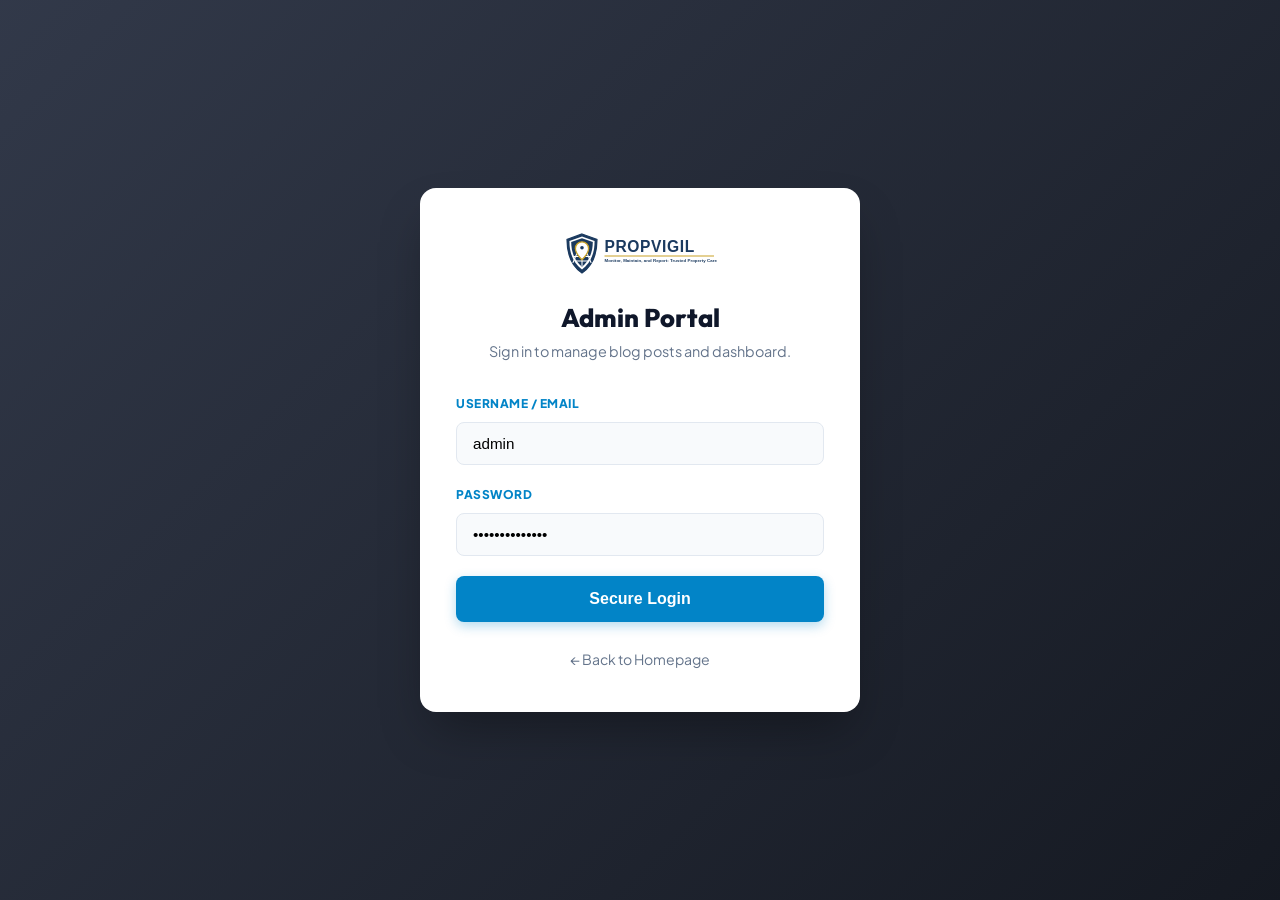
<file: admin.html>
<!DOCTYPE html>
<html lang="en">
<head>
  <meta charset="UTF-8">
  <meta name="viewport" content="width=device-width, initial-scale=1.0">
  <title>PropVigil Content Manager & Admin Portal</title>
  <meta name="robots" content="noindex, nofollow">

  <!-- Fonts & Styles -->
  <link rel="preconnect" href="https://fonts.googleapis.com">
  <link rel="preconnect" href="https://fonts.gstatic.com" crossorigin>
  <link href="https://fonts.googleapis.com/css2?family=Plus+Jakarta+Sans:wght@300;400;500;600;700;800&family=Outfit:wght@400;500;600;700;800&family=Space+Grotesk:wght@500;700&display=swap" rel="stylesheet">
  <link rel="stylesheet" href="css/style.css">

  <style>
    .tab-btn {
      padding: 10px 24px;
      border: none;
      background: none;
      font-weight: 700;
      font-size: 0.95rem;
      color: #64748B;
      cursor: pointer;
      border-bottom: 2px solid transparent;
      transition: all 0.2s ease;
    }
    .tab-btn.active {
      color: #0284C7;
      border-bottom-color: #0284C7;
    }
    
    /* Modal styles */
    .admin-modal-overlay {
      position: fixed;
      top: 0; left: 0; right: 0; bottom: 0;
      background: rgba(15, 23, 42, 0.7);
      backdrop-filter: blur(4px);
      display: flex;
      justify-content: center;
      align-items: center;
      z-index: 1000;
      opacity: 0;
      visibility: hidden;
      transition: all 0.3s ease;
    }
    .admin-modal-overlay.open {
      opacity: 1;
      visibility: visible;
    }
    .admin-modal-box {
      background: #FFFFFF;
      border-radius: 16px;
      width: 90%;
      max-width: 760px;
      max-height: 90vh;
      overflow-y: auto;
      padding: 32px;
      box-shadow: 0 20px 40px rgba(0,0,0,0.2);
    }
  </style>
</head>
<body class="cms-body">

  <!-- LOGIN PORTAL VIEW (Image 2 style) -->
  <div id="loginView" class="admin-login-backdrop">
    <div class="admin-login-box">
      <img src="assets/logo.svg" alt="PropVigil Logo" class="admin-login-logo">
      <h2 class="admin-login-title">Admin Portal</h2>
      <p class="admin-login-sub">Sign in to manage blog posts and dashboard.</p>

      <div id="loginAlert" style="display: none; padding: 10px; border-radius: 6px; font-size: 0.85rem; margin-bottom: 16px; background: #FEE2E2; color: #DC2626;"></div>

      <form id="adminLoginForm">
        <div class="admin-form-group">
          <label class="admin-form-label">USERNAME / EMAIL</label>
          <input type="text" id="loginUsername" class="admin-form-input" placeholder="Enter your admin username" required value="admin">
        </div>

        <div class="admin-form-group">
          <label class="admin-form-label">PASSWORD</label>
          <input type="password" id="loginPassword" class="admin-form-input" placeholder="Enter your password" required value="PropVigil2026!">
        </div>

        <button type="submit" class="btn-admin-submit">Secure Login</button>
      </form>

      <div style="margin-top: 24px;">
        <a href="index.html" style="color: #64748B; font-size: 0.88rem; text-decoration: none;">← Back to Homepage</a>
      </div>
    </div>
  </div>

  <!-- CONTENT MANAGER DASHBOARD VIEW (Image 3 style) -->
  <div id="dashboardView" style="display: none;">
    
    <!-- Top Header Bar -->
    <header class="cms-topbar">
      <div class="cms-brand-title">
        <img src="assets/logo.svg" alt="PropVigil Logo" style="height: 36px;">
        <span style="border-left: 2px solid #E2E8F0; padding-left: 14px; color: #0284C7; font-size: 1.1rem;">Content Manager</span>
      </div>

      <div style="display: flex; gap: 12px; align-items: center;">
        <a href="index.html" target="_blank" class="btn-cms-action view" style="padding: 8px 16px; border: 1px solid #0284C7; border-radius: 8px; text-decoration: none;">🏠 Visit Website</a>
        <button id="logoutBtn" class="btn-cms-action unpublish" style="padding: 8px 16px; border: 1px solid #CBD5E1; border-radius: 8px;">Logout</button>
      </div>
    </header>

    <!-- Main CMS Container -->
    <main class="cms-container">

      <!-- Toast Feedback -->
      <div id="cmsToast" class="toast-feedback"></div>

      <!-- SECTION: BLOG POSTS MANAGER (Articles) -->
      <section id="sectionBlogs">
        <div class="cms-section-header">
          <h1 class="cms-title">Blog Posts & Guides</h1>
          <button id="btnCreateBlog" class="btn-create-post">
            <span style="font-size: 1.2rem; font-weight: 800;">+</span> Create New Post
          </button>
        </div>

        <div class="cms-table-card">
          <table class="cms-table">
            <thead>
              <tr>
                <th style="width: 45%;">POST DETAILS</th>
                <th>DATE CREATED</th>
                <th>STATUS</th>
                <th style="text-align: right; width: 28%;">ACTIONS</th>
              </tr>
            </thead>
            <tbody id="cmsBlogsTableBody">
              <!-- Dynamically populated -->
              <tr>
                <td colspan="4" style="text-align: center; color: #64748B; padding: 40px;">
                  Loading blog posts...
                </td>
              </tr>
            </tbody>
          </table>
        </div>
      </section>

    </main>
  </div>

  <!-- MODAL: CREATE / EDIT BLOG POST -->
  <div id="blogModal" class="admin-modal-overlay">
    <div class="admin-modal-box">
      <!-- Modal Header -->
      <div style="display: flex; justify-content: space-between; align-items: center; border-bottom: 1px solid #E2E8F0; padding-bottom: 16px; margin-bottom: 24px;">
        <h2 id="blogModalTitle" style="font-size: 1.4rem; font-weight: 800; color: #0F172A; margin: 0;">Create Blog Post</h2>
        <button id="closeBlogModal" style="background: none; border: none; font-size: 1.5rem; cursor: pointer; color: #64748B;">&times;</button>
      </div>

      <!-- Mode Selector Tabs (Image 1 & 2 layout) -->
      <div class="blog-modal-tabs">
        <button id="tabManualModeBtn" class="blog-modal-tab-btn active" type="button">
          ✍️ Manually Write Blog
        </button>
        <button id="tabAiModeBtn" class="blog-modal-tab-btn" type="button">
          🤖 AI Topic Blog Generator
        </button>
      </div>

      <!-- VIEW 1: MANUAL WRITE BLOG (Image 2 design) -->
      <div id="manualBlogView">
        <h3 style="font-size: 1.15rem; font-weight: 800; color: #0284C7; margin-bottom: 20px;">Create / Edit Blog Post Details</h3>
        
        <form id="blogForm" novalidate>
          <input type="hidden" id="blogFormId">
          <input type="hidden" id="blogFormOriginalSlug">

          <div class="admin-form-row">
            <div>
              <label class="admin-form-label">Title *</label>
              <input type="text" id="blogFormTitle" class="admin-form-input" placeholder="Enter post title" required>
            </div>
            <div>
              <label class="admin-form-label">Focus Keyword (SEO Slug) *</label>
              <input type="text" id="blogFormSlug" class="admin-form-input" placeholder="e.g. bbmp-khata-verification-guide" required>
            </div>
          </div>

          <div style="margin-bottom: 16px;">
            <label class="admin-form-label">Summary *</label>
            <textarea id="blogFormExcerpt" class="admin-form-input" rows="3" placeholder="A short summary of the post..." required></textarea>
          </div>

          <div class="admin-form-row">
            <div>
              <label class="admin-form-label">Category *</label>
              <input type="text" id="blogFormCategory" class="admin-form-input" placeholder="e.g. Civic Compliance" required value="Civic Compliance">
            </div>
            <div>
              <label class="admin-form-label">Status</label>
              <select id="blogFormStatus" class="admin-form-input" style="background: #FFFFFF;">
                <option value="true">Published (Live Immediately)</option>
                <option value="false">Draft (Hidden)</option>
              </select>
            </div>
          </div>

          <div class="admin-form-row">
            <div>
              <label class="admin-form-label">Image URL *</label>
              <input type="text" id="blogFormImageUrl" class="admin-form-input" placeholder="https://..." value="https://images.unsplash.com/photo-1560518883-ce09059eeffa?auto=format&fit=crop&w=800&q=80">
            </div>
            <div>
              <label class="admin-form-label">Image Alt Text</label>
              <input type="text" id="blogFormImageAlt" class="admin-form-input" placeholder="Description of image">
            </div>
          </div>

          <div style="margin-bottom: 24px;">
            <label class="admin-form-label">Content (HTML supported) *</label>
            <textarea id="blogFormContent" class="admin-form-input" rows="8" placeholder="<p>Write your blog content here...</p>"></textarea>
          </div>

          <div style="display: flex; justify-content: space-between; align-items: center; border-top: 1px solid #E2E8F0; padding-top: 20px;">
            <button type="button" class="btn-modal-outline cancelBlogModalBtn">Cancel</button>
            <button type="submit" id="btnSaveBlogPost" class="btn-create-post" style="padding: 12px 28px;">Save Blog Post</button>
          </div>
        </form>
      </div>

      <!-- VIEW 2: AI TOPIC BLOG GENERATOR (Image 1 design) -->
      <div id="aiBlogView" style="display: none;">
        
        <!-- Info Callout Box -->
        <div class="ai-info-box">
          <div class="ai-info-title">
            <span>🤖</span>
            <span>AI Blog Topic Generator</span>
          </div>
          <p class="ai-info-desc">
            Give AI any topic or keyword. It will automatically write structured SEO content, generate focus slug, summary, category, and attach a high-quality featured Unsplash image.
          </p>
        </div>

        <form id="aiBlogForm">
          <div style="margin-bottom: 20px;">
            <label class="admin-form-label">Enter Topic or Keyword *</label>
            <input type="text" id="aiTopicInput" class="admin-form-input" placeholder="e.g. BBMP e-Khata Digital Verification Process for NRIs in Bangalore" required>
            <div id="aiTopicDuplicateAlert" style="display: none; margin-top: 8px; padding: 10px 14px; background: #FEF3C7; border: 1px solid #F59E0B; border-radius: 8px; color: #92400E; font-size: 0.88rem; font-weight: 600; line-height: 1.4;">
            </div>
          </div>

          <div style="margin-bottom: 20px;">
            <label class="admin-form-label" style="color: #64748B;">Or Pick a Trending Topic:</label>
            <div class="topic-chips-group">
              <button type="button" class="topic-chip-btn" data-topic="BBMP e-Khata Digital Verification & Tax Assessment Guide 2026">📄 BBMP e-Khata Verification</button>
              <button type="button" class="topic-chip-btn" data-topic="Preventing Boundary Encroachment & Illegal Dumping on Vacant Plots in Bangalore">🛡️ Site Security & Fencing</button>
              <button type="button" class="topic-chip-btn" data-topic="BDA Master Plan Zonal Clearances & Lake Buffer Regulations for Property Buyers">🏢 BDA Zonal Compliance</button>
              <button type="button" class="topic-chip-btn" data-topic="NRI Property Care & Periodic Geotagged Physical Site Inspection Reports">🏡 NRI Property Care</button>
              <button type="button" class="topic-chip-btn" data-topic="Encumbrance Certificate & Title Search Due Diligence Manual for Bangalore Property">📜 Legal Title Due Diligence</button>
              <button type="button" class="topic-chip-btn" data-topic="Vacant Plot Debris Clearing & Solid Waste Byelaw Penalties in Bangalore">🧹 Debris Clearing & Byelaws</button>
            </div>
          </div>

          <div style="margin-bottom: 24px;">
            <label class="admin-form-label">Publishing Status</label>
            <select id="aiPublishStatus" class="admin-form-input" style="background: #FFFFFF;">
              <option value="true">Published (Live Immediately)</option>
              <option value="false">Draft (Hidden)</option>
            </select>
          </div>

          <div style="display: flex; justify-content: space-between; align-items: center; border-top: 1px solid #E2E8F0; padding-top: 20px;">
            <button type="button" class="btn-modal-outline cancelBlogModalBtn">Cancel</button>
            <button type="submit" id="btnSubmitAiGenerate" class="btn-modal-ai-action">
              <span>✨</span>
              <span id="aiSubmitBtnText">Generate Blog with AI</span>
            </button>
          </div>
        </form>

      </div>

    </div>
  </div>

  <script src="js/main.js"></script>
</body>
</html>
</file>
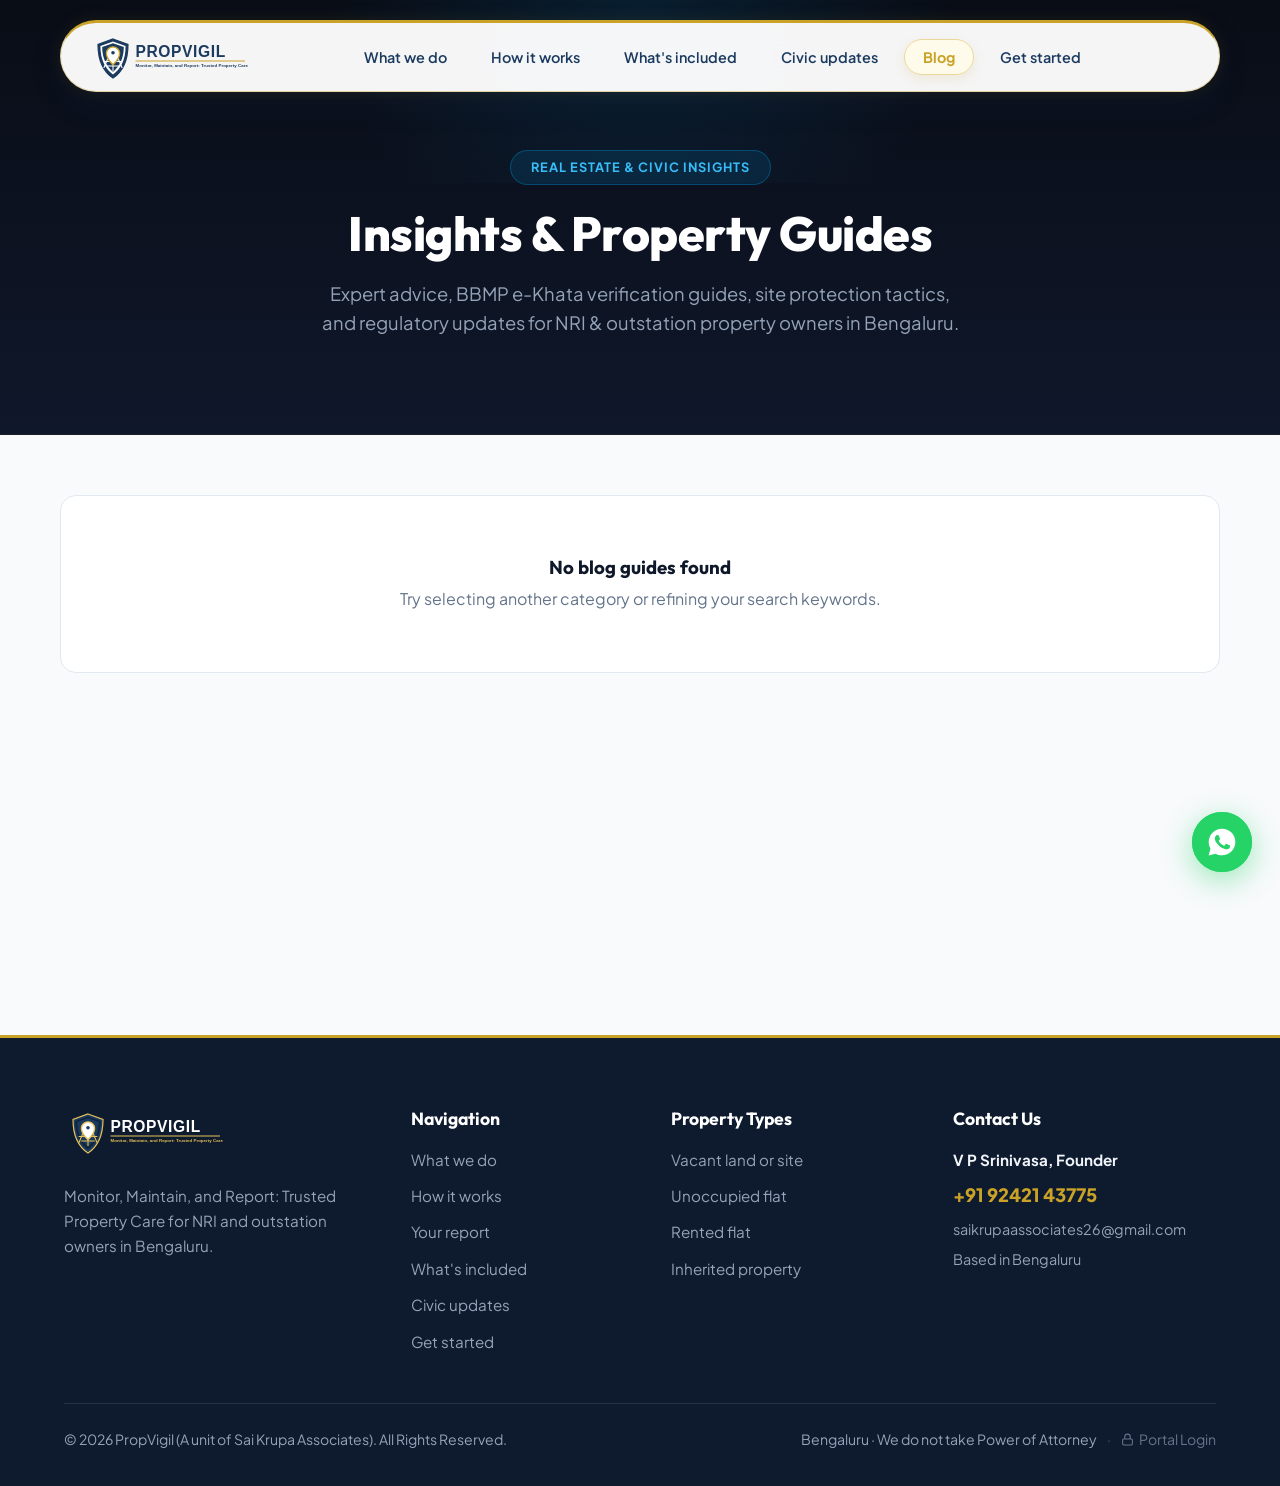
<file: blog.html>
<!DOCTYPE html>
<html lang="en">
<head>
  <meta charset="UTF-8">
  <meta name="viewport" content="width=device-width, initial-scale=1.0">
  <title>Insights & Property Guides | PropVigil</title>
  <meta name="description" content="Read expert insights, BBMP e-Khata guides, site security tips, and Bengaluru real estate due diligence frameworks by PropVigil.">

  <!-- Fonts & Styles -->
  <link rel="preconnect" href="https://fonts.googleapis.com">
  <link rel="preconnect" href="https://fonts.gstatic.com" crossorigin>
  <link href="https://fonts.googleapis.com/css2?family=Plus+Jakarta+Sans:wght@300;400;500;600;700;800&family=Outfit:wght@400;500;600;700;800&family=Space+Grotesk:wght@500;700&display=swap" rel="stylesheet">
  <link rel="stylesheet" href="css/style.css">
</head>
<body>

  <!-- Floating Header Navigation -->
  <header class="site-header">
    <div class="header-inner">
      <a href="index.html" class="brand-logo">
        <img src="assets/logo.svg" alt="PropVigil Logo" style="height: 48px; width: auto; display: block;">
      </a>

      <ul class="nav-menu">
        <li><a href="index.html#what-we-do" class="nav-link">What we do</a></li>
        <li><a href="index.html#how-it-works" class="nav-link">How it works</a></li>
        <li><a href="pricing.html" class="nav-link">What's included</a></li>
        <li><a href="civic-updates.html" class="nav-link">Civic updates</a></li>
        <li><a href="blog.html" class="nav-link active" style="color: var(--brand-gold); font-weight: 700;">Blog</a></li>
        <li><a href="contact.html" class="nav-link">Get started</a></li>
      </ul>

      <div>
        <button class="mobile-nav-toggle" aria-label="Toggle navigation">☰</button>
      </div>
    </div>
  </header>

  <!-- Hero Section matching Image 1 design -->
  <section class="blog-hero-section">
    <div style="max-width: 1200px; margin: 0 auto; position: relative; z-index: 2;">
      <span class="blog-category-badge-pill">REAL ESTATE & CIVIC INSIGHTS</span>
      <h1 class="blog-hero-title">Insights & Property Guides</h1>
      <p class="blog-hero-subtitle">
        Expert advice, BBMP e-Khata verification guides, site protection tactics, and regulatory updates for NRI & outstation property owners in Bengaluru.
      </p>
    </div>
  </section>

  <!-- Main Content & Blog Posts Grid -->
  <main style="background: #F8FAFC; min-height: 600px; padding: 60px 0 80px;">
    <!-- Blog Posts Grid -->
    <div class="blog-grid-container" id="blogsGrid">
      <!-- Dynamically loaded via JS -->
      <div style="grid-column: 1 / -1; text-align: center; padding: 60px 0; color: #64748B;">
        <p style="font-size: 1.1rem;">Loading guides and insights...</p>
      </div>
    </div>

  </main>

  <!-- Site Footer -->
  <footer class="site-footer">
    <div class="container">
      <div class="footer-grid">
        <div class="footer-brand">
          <a href="index.html" class="brand-logo" style="display: inline-block; margin-bottom: 8px;">
            <img src="assets/logo-white.svg" alt="PropVigil Logo" style="height: 48px; width: auto; display: block;">
          </a>
          <p>Monitor, Maintain, and Report: Trusted Property Care for NRI and outstation owners in Bengaluru.</p>
        </div>

        <div class="footer-col">
          <h4>Navigation</h4>
          <ul class="footer-links">
            <li><a href="index.html#what-we-do">What we do</a></li>
            <li><a href="index.html#how-it-works">How it works</a></li>
            <li><a href="index.html#the-report">Your report</a></li>
            <li><a href="pricing.html">What's included</a></li>
            <li><a href="civic-updates.html">Civic updates</a></li>
            <li><a href="contact.html">Get started</a></li>
          </ul>
        </div>

        <div class="footer-col">
          <h4>Property Types</h4>
          <ul class="footer-links">
            <li><a href="index.html#what-we-do">Vacant land or site</a></li>
            <li><a href="index.html#what-we-do">Unoccupied flat</a></li>
            <li><a href="index.html#what-we-do">Rented flat</a></li>
            <li><a href="index.html#what-we-do">Inherited property</a></li>
          </ul>
        </div>

        <div class="footer-col">
          <h4>Contact Us</h4>
          <p style="color: #F1F5F9; font-size: 0.95rem; font-weight: 700; margin-bottom: 8px;">V P Srinivasa, Founder</p>
          <p style="margin-bottom: 8px;"><a href="tel:+919242143775" style="color: var(--brand-gold); font-weight: 800; font-size: 1.15rem;">+91 92421 43775</a></p>
          <p style="color: #94A3B8; font-size: 0.9rem; margin-bottom: 6px;"><a href="mailto:saikrupaassociates26@gmail.com" style="color: #94A3B8;">saikrupaassociates26@gmail.com</a></p>
          <p style="color: #94A3B8; font-size: 0.9rem;">Based in Bengaluru</p>
        </div>
      </div>

      <div class="footer-bottom">
        <p>© 2026 PropVigil (A unit of Sai Krupa Associates). All Rights Reserved.</p>
        <p style="display: flex; gap: 10px; align-items: center;">
          <span>Bengaluru · We do not take Power of Attorney</span>
          <span style="opacity: 0.4;">·</span>
          <a href="admin.html" style="color: #64748B; font-size: 0.88rem; text-decoration: none; display: inline-flex; align-items: center; gap: 5px; transition: color 0.2s;" onmouseover="this.style.color='var(--brand-gold)'" onmouseout="this.style.color='#64748B'">
            <svg width="13" height="13" viewBox="0 0 24 24" fill="none" stroke="currentColor" stroke-width="2"><rect x="3" y="11" width="18" height="11" rx="2" ry="2"></rect><path d="M7 11V7a5 5 0 0 1 10 0v4"></path></svg>
            Portal Login
          </a>
        </p>
      </div>
    </div>
  </footer>

  <!-- Floating WhatsApp FAB -->
  <a href="https://wa.me/919242143775" target="_blank" class="floating-whatsapp-fab" aria-label="Chat on WhatsApp">
    <svg width="32" height="32" viewBox="0 0 24 24" fill="currentColor">
      <path d="M12.012 2c-5.506 0-9.989 4.478-9.99 9.984 0 1.76.459 3.478 1.333 4.992l-1.417 5.177 5.297-1.389c1.455.794 3.09 1.21 4.773 1.211h.004c5.505 0 9.988-4.478 9.989-9.985 0-2.669-1.038-5.177-2.925-7.063a9.924 9.924 0 0 0-7.063-2.927zm5.952 14.168c-.252.632-1.464 1.208-2.016 1.282-.511.069-1.168.106-3.376-.807-2.825-1.168-4.63-4.041-4.77-4.227-.14-.186-1.141-1.517-1.141-2.894 0-1.376.721-2.052.977-2.331.256-.279.559-.349.746-.349.186 0 .372.002.535.01.173.008.406-.066.634.482.233.56.791 1.93.86 2.07.07.14.116.302.023.488-.093.186-.14.302-.279.465-.14.163-.293.364-.419.488-.14.14-.286.293-.123.573.163.279.722 1.191 1.551 1.93 1.066.95 1.966 1.244 2.245 1.384.279.14.442.116.605-.07.163-.186.7-0.814.886-1.093.186-.279.372-.233.628-.14.256.093 1.629.768 1.908.907.279.14.465.209.535.326.07.116.07.674-.182 1.306z"/>
    </svg>
  </a>

  <script src="js/main.js"></script>
</body>
</html>
</file>
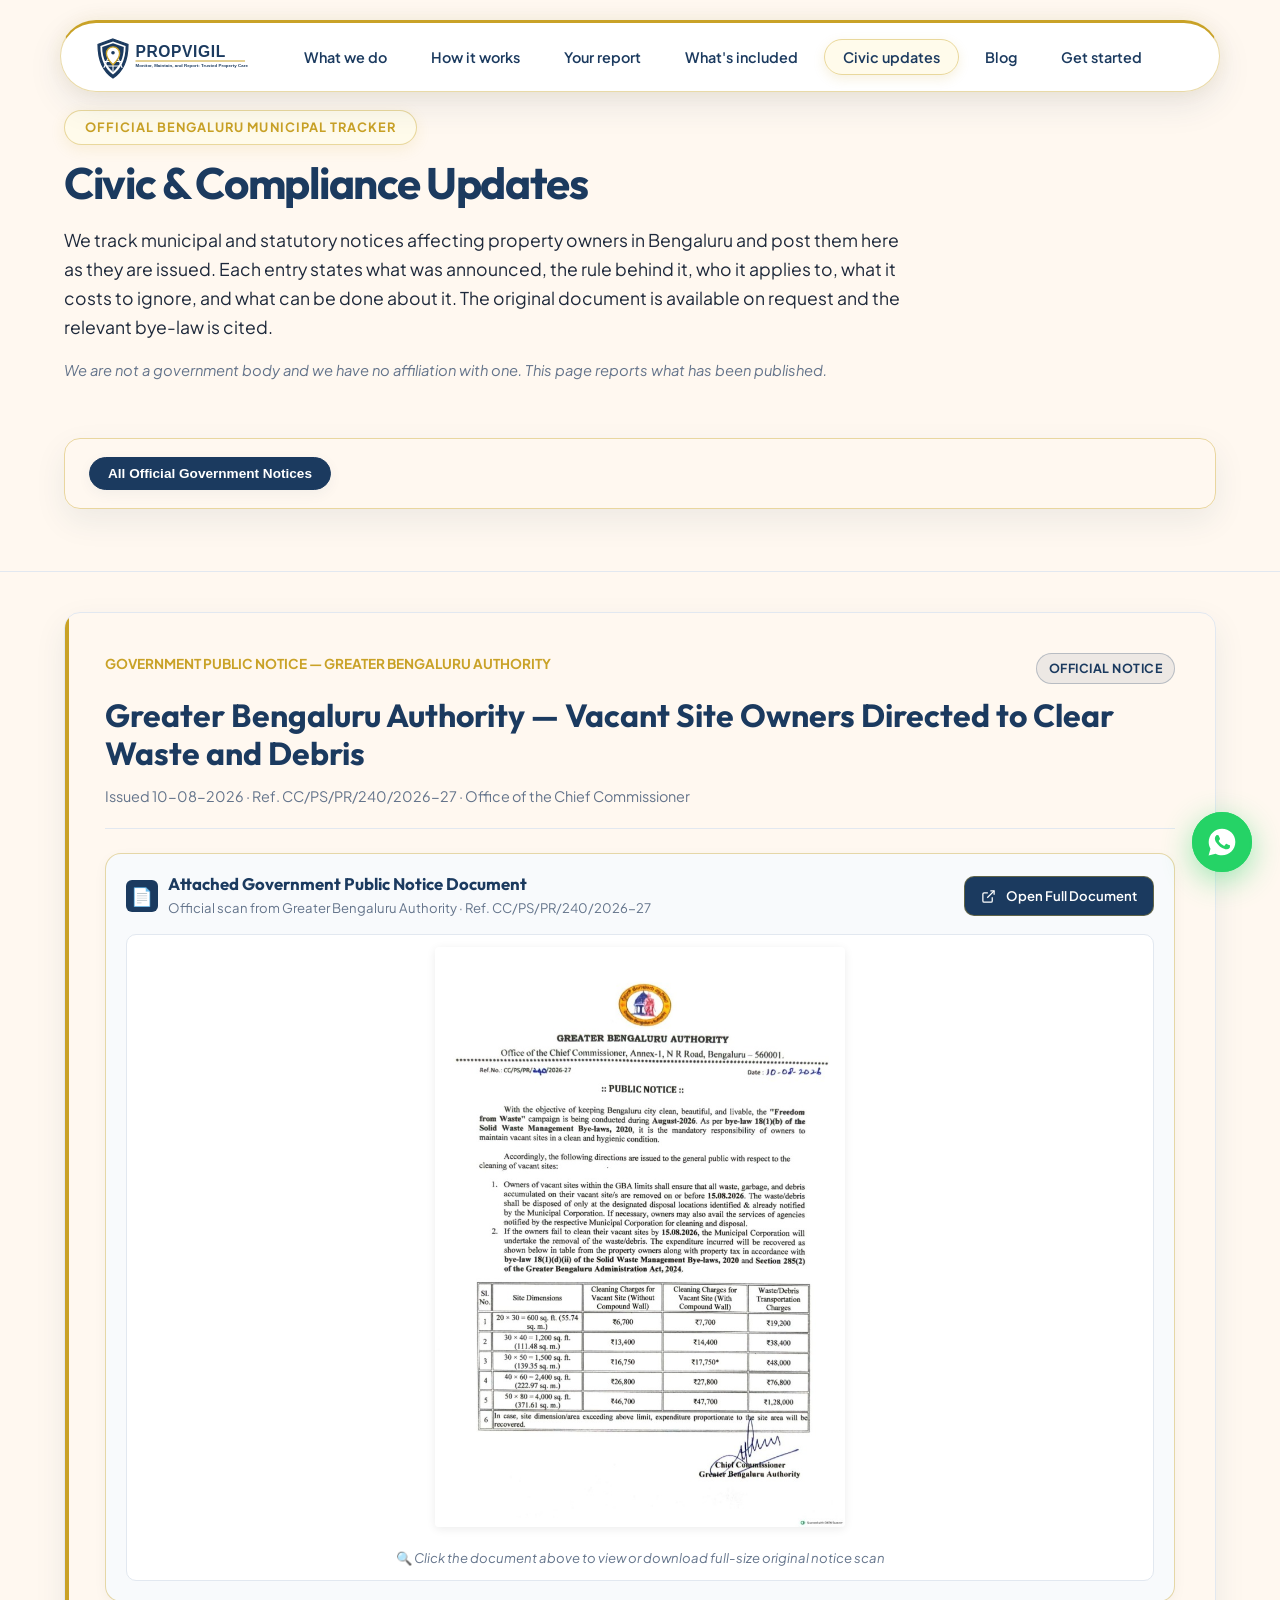
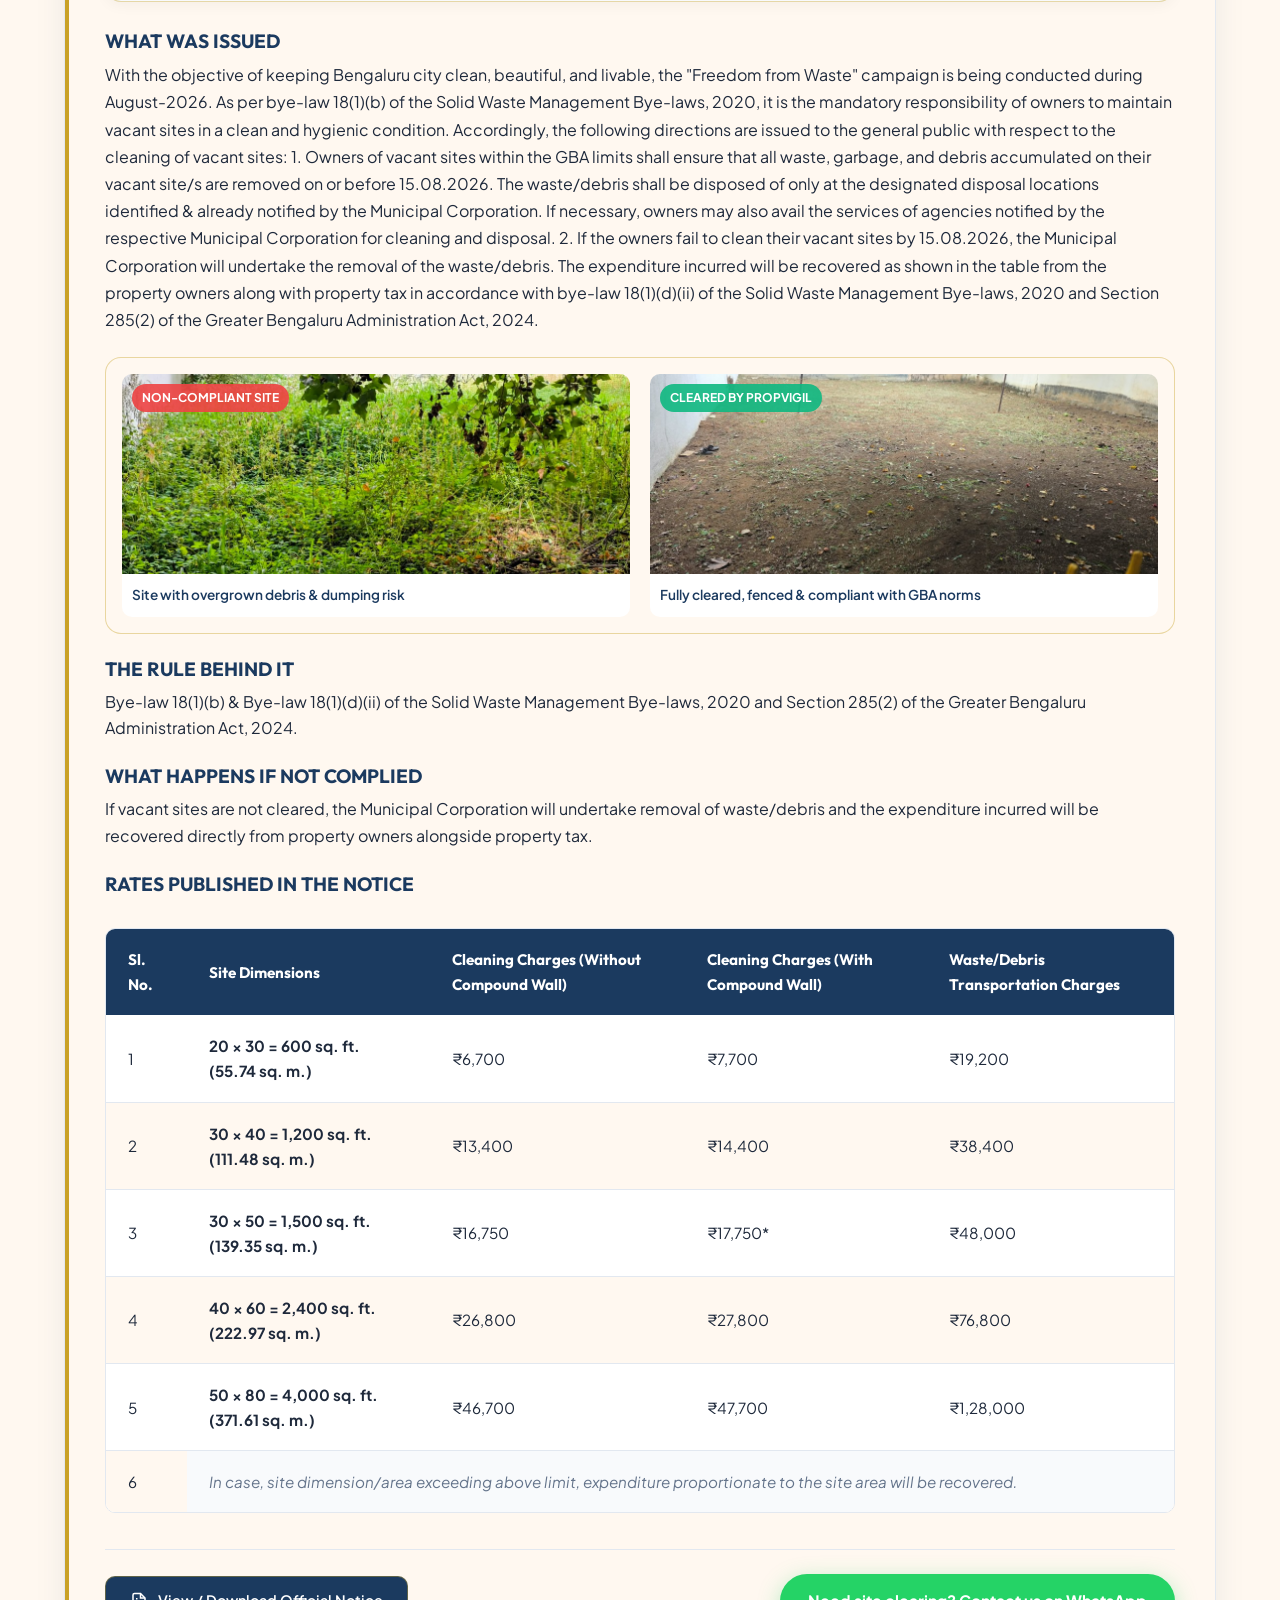
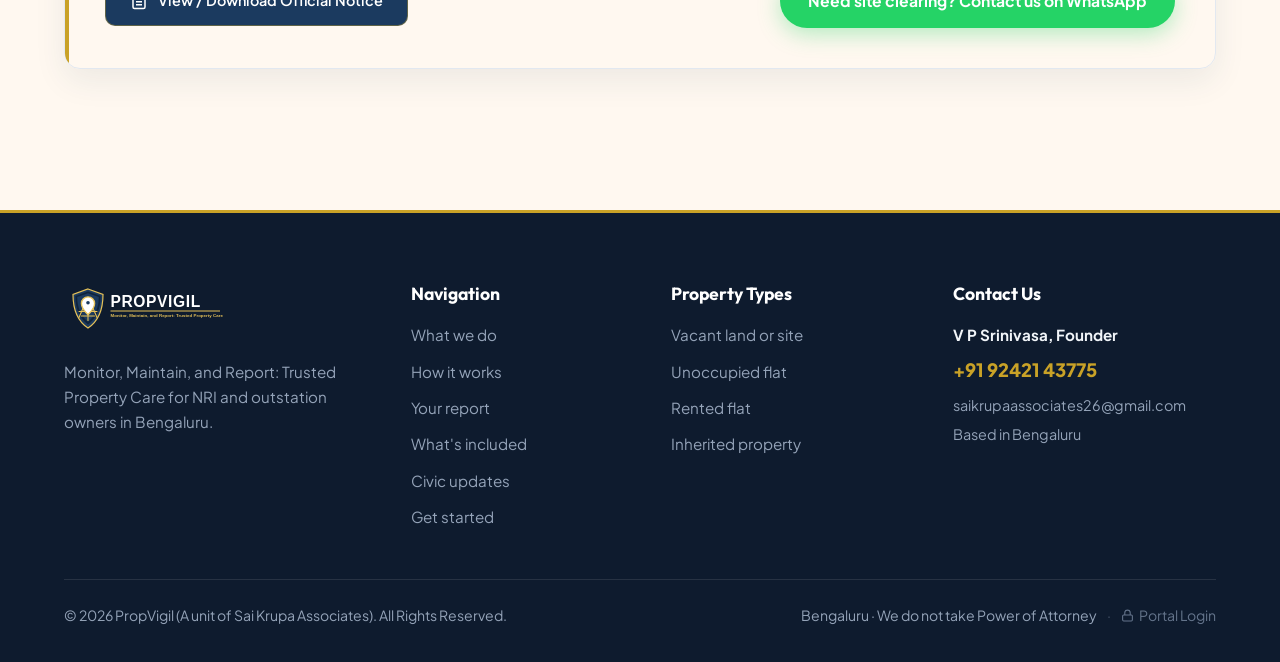
<file: civic-updates.html>
<!DOCTYPE html>
<html lang="en">
<head>
  <meta charset="UTF-8">
  <meta name="viewport" content="width=device-width, initial-scale=1.0">
  <title>Bengaluru Property Owner Notices and Compliance Updates | PropVigil</title>
  <meta name="description" content="Track Greater Bengaluru Authority (GBA) public notices, Solid Waste Management Bye-law 2020 mandates, and municipal compliance updates for Bangalore plot owners.">

  <!-- Fonts & Styles -->
  <link rel="preconnect" href="https://fonts.googleapis.com">
  <link rel="preconnect" href="https://fonts.gstatic.com" crossorigin>
  <link href="https://fonts.googleapis.com/css2?family=Plus+Jakarta+Sans:wght@300;400;500;600;700;800&family=Outfit:wght@400;500;600;700;800&family=Space+Grotesk:wght@500;700&display=swap" rel="stylesheet">
  <link rel="stylesheet" href="css/style.css">

  <script type="application/ld+json">
  {
    "@context": "https://schema.org",
    "@type": "Article",
    "headline": "Greater Bengaluru Authority — vacant site owners directed to clear waste and debris",
    "datePublished": "2026-08-10",
    "author": {
      "@type": "Organization",
      "name": "PropVigil"
    },
    "publisher": {
      "@type": "Organization",
      "name": "Sai Krupa Associates"
    },
    "description": "Public notice details regarding mandatory vacant site cleaning under GBA Solid Waste Management Bye-laws 2020."
  }
  </script>
</head>
<body>

  <!-- Floating Island Navigation Header -->
  <header class="site-header">
    <div class="header-inner">
      <a href="index.html" class="brand-logo">
        <img src="assets/logo.svg" alt="PropVigil - Trusted Property Care" style="height: 48px; width: auto; display: block;">
      </a>

      <ul class="nav-menu">
        <li><a href="index.html#what-we-do" class="nav-link">What we do</a></li>
        <li><a href="index.html#how-it-works" class="nav-link">How it works</a></li>
        <li><a href="index.html#the-report" class="nav-link">Your report</a></li>
        <li><a href="pricing.html" class="nav-link">What's included</a></li>
        <li><a href="civic-updates.html" class="nav-link active">Civic updates</a></li>
        <li><a href="blog.html" class="nav-link">Blog</a></li>
        <li><a href="contact.html" class="nav-link">Get started</a></li>
      </ul>

      <div style="display: flex; gap: 12px; align-items: center;">
        <button class="mobile-nav-toggle" aria-label="Toggle navigation">☰</button>
      </div>
    </div>
  </header>

  <!-- Standing Intro Banner -->
  <section class="section-padding" style="padding-top: 110px; padding-bottom: 30px; background: var(--bg-light); border-bottom: 1px solid var(--border-light);">
    <div class="container">
      <div class="section-header reveal-on-scroll" style="text-align: left; max-width: 100%;">
        <div class="badge-chip" style="margin-bottom: 12px;">
          <span>Official Bengaluru Municipal Tracker</span>
        </div>
        <h1 class="section-title">Civic & Compliance Updates</h1>
        <p style="font-size: 1.1rem; color: var(--text-body); max-width: 850px; margin-bottom: 16px;">We track municipal and statutory notices affecting property owners in Bengaluru and post them here as they are issued. Each entry states what was announced, the rule behind it, who it applies to, what it costs to ignore, and what can be done about it. The original document is available on request and the relevant bye-law is cited.</p>
        <p style="font-size: 0.92rem; color: var(--text-muted);"><em>We are not a government body and we have no affiliation with one. This page reports what has been published.</em></p>
      </div>

      <!-- Notice Category Tab Bar -->
      <div class="civic-filter-bar reveal-on-scroll" style="justify-content: flex-start;">
        <div class="filter-pills-group">
          <button class="filter-pill-btn active" data-filter="all" style="cursor: default;">All Official Government Notices</button>
        </div>
      </div>
    </div>
  </section>

  <!-- Dynamic Entries Section -->
  <section class="section-padding" style="padding-top: 40px;">
    <div class="container" id="civic-notices-container">
      
      <!-- Entry 1 Official Government Public Notice -->
      <div class="notice-card-elevated reveal-on-scroll">
        
        <div style="display: flex; justify-content: space-between; align-items: flex-start; flex-wrap: wrap; gap: 12px; margin-bottom: 12px;">
          <span style="font-size: 0.85rem; font-weight: 700; color: var(--brand-gold); text-transform: uppercase;">GOVERNMENT PUBLIC NOTICE — GREATER BENGALURU AUTHORITY</span>
          <span class="status-badge-tag official">OFFICIAL NOTICE</span>
        </div>

        <h2 style="font-size: 2rem; color: var(--brand-navy); margin: 6px 0 12px 0;">Greater Bengaluru Authority — Vacant Site Owners Directed to Clear Waste and Debris</h2>
        
        <p style="font-size: 0.9rem; color: var(--text-muted); padding-bottom: 20px; border-bottom: 1px solid var(--border-light); margin-bottom: 24px;">
          Issued 10 August 2026 · Ref. CC/PS/PR/240/2026-27 · Office of the Chief Commissioner, Annex-1, N R Road, Bengaluru – 560001
        </p>

        <!-- Attached Official Government Public Notice Document -->
        <div class="official-doc-attachment-card" style="margin: 0 0 28px 0; border: 1.5px solid var(--border-gold); background: #F8FAFC; border-radius: var(--radius-md); padding: 20px; box-shadow: 0 4px 14px rgba(0,0,0,0.04);">
          <div style="display: flex; justify-content: space-between; align-items: center; flex-wrap: wrap; gap: 12px; margin-bottom: 16px;">
            <div style="display: flex; align-items: center; gap: 10px;">
              <span style="display: inline-flex; align-items: center; justify-content: center; width: 32px; height: 32px; background: var(--brand-navy); color: var(--brand-gold); border-radius: 6px; font-weight: bold; font-size: 1.1rem;">📄</span>
              <div>
                <h4 style="font-size: 1.05rem; font-weight: 700; color: var(--brand-navy); margin: 0;">Attached Government Public Notice Document</h4>
                <p style="font-size: 0.82rem; color: var(--text-muted); margin: 2px 0 0 0;">Official scan from Greater Bengaluru Authority · Ref. CC/PS/PR/240/2026-27</p>
              </div>
            </div>
            <a href="assets/gba-public-notice-2026.jpg" target="_blank" class="btn-pdf-download" style="padding: 8px 16px; font-size: 0.82rem;">
              <svg width="15" height="15" viewBox="0 0 24 24" fill="none" stroke="currentColor" stroke-width="2"><path d="M18 13v6a2 2 0 0 1-2 2H5a2 2 0 0 1-2-2V8a2 2 0 0 1 2-2h6"></path><polyline points="15 3 21 3 21 9"></polyline><line x1="10" y1="14" x2="21" y2="3"></line></svg>
              <span>Open Full Document</span>
            </a>
          </div>

          <div style="background: white; border: 1px solid var(--border-light); border-radius: var(--radius-sm); padding: 12px; text-align: center;">
            <a href="assets/gba-public-notice-2026.jpg" target="_blank" title="Click to view full high-resolution notice document">
              <img src="assets/gba-public-notice-2026.jpg" alt="Official Greater Bengaluru Authority Public Notice Ref CC/PS/PR/240/2026-27" style="max-width: 100%; height: auto; max-height: 580px; object-fit: contain; border-radius: 4px; box-shadow: 0 2px 10px rgba(0,0,0,0.08); transition: transform 0.2s;" onmouseover="this.style.transform='scale(1.005)'" onmouseout="this.style.transform='scale(1)'">
            </a>
            <p style="font-size: 0.82rem; color: var(--text-muted); margin-top: 12px; margin-bottom: 0;">
              🔍 <em>Click the document above to view or download full-size original notice scan</em>
            </p>
          </div>
        </div>

        <div style="margin-bottom: 24px;">
          <h3 style="font-size: 1.2rem; color: var(--brand-navy); margin-bottom: 8px;">WHAT WAS ISSUED</h3>
          <p>With the objective of keeping Bengaluru city clean, beautiful, and livable, the "Freedom from Waste" campaign is being conducted during August-2026. As per bye-law 18(1)(b) of the Solid Waste Management Bye-laws, 2020, it is the mandatory responsibility of owners to maintain vacant sites in a clean and hygienic condition.</p>
          <p style="margin-top: 10px;">Accordingly, the following directions are issued to the general public with respect to the cleaning of vacant sites:</p>
          <ol style="margin: 10px 0 0 20px; color: var(--text-body); line-height: 1.7;">
            <li style="margin-bottom: 8px;">Owners of vacant sites within the GBA limits shall ensure that all waste, garbage, and debris accumulated on their vacant site/s are removed on or before <strong>15.08.2026</strong>. The waste/debris shall be disposed of only at the designated disposal locations identified & already notified by the Municipal Corporation. If necessary, owners may also avail the services of agencies notified by the respective Municipal Corporation for cleaning and disposal.</li>
            <li>If the owners fail to clean their vacant sites by <strong>15.08.2026</strong>, the Municipal Corporation will undertake the removal of the waste/debris. The expenditure incurred will be recovered from the property owners along with property tax in accordance with bye-law 18(1)(d)(ii) of the Solid Waste Management Bye-laws, 2020 and Section 285(2) of the Greater Bengaluru Administration Act, 2024.</li>
          </ol>
        </div>

        <!-- Site Clearing Visual Showcase -->
        <div class="civic-visual-compare-grid">
          <div style="border-radius: var(--radius-sm); overflow: hidden; position: relative;">
            <span style="position: absolute; top: 10px; left: 10px; background: rgba(239,68,68,0.9); color: white; padding: 4px 10px; font-size: 0.75rem; font-weight: bold; border-radius: 99px;">NON-COMPLIANT SITE</span>
            <img src="assets/before.jpg" alt="Uncleared Vacant Site in Bengaluru" style="width: 100%; height: 200px; object-fit: cover; display: block;">
            <div style="padding: 10px; background: white; font-size: 0.85rem; font-weight: 600; color: var(--brand-navy);">Site with overgrown debris & dumping risk</div>
          </div>
          <div style="border-radius: var(--radius-sm); overflow: hidden; position: relative;">
            <span style="position: absolute; top: 10px; left: 10px; background: rgba(16,185,129,0.9); color: white; padding: 4px 10px; font-size: 0.75rem; font-weight: bold; border-radius: 99px;">CLEARED BY PROPVIGIL</span>
            <img src="assets/after.jpg" alt="Cleared Vacant Site after PropVigil care" style="width: 100%; height: 200px; object-fit: cover; display: block;">
            <div style="padding: 10px; background: white; font-size: 0.85rem; font-weight: 600; color: var(--brand-navy);">Fully cleared, fenced & compliant with GBA norms</div>
          </div>
        </div>

        <div style="margin-bottom: 24px;">
          <h3 style="font-size: 1.2rem; color: var(--brand-navy); margin-bottom: 8px;">THE RULE BEHIND IT</h3>
          <p>Bye-law 18(1)(b) of the Solid Waste Management Bye-laws, 2020 places the mandatory responsibility for maintaining vacant sites in a clean and hygienic condition on the owner.</p>
        </div>

        <div style="margin-bottom: 24px;">
          <h3 style="font-size: 1.2rem; color: var(--brand-navy); margin-bottom: 8px;">WHAT HAPPENS IF THE SITE IS NOT CLEARED</h3>
          <p>The notice states that the Municipal Corporation will undertake removal of the waste itself, and that the expenditure incurred will be recovered as shown in the table below from property owners along with property tax. The recovery is made under bye-law 18(1)(d)(ii) of the Solid Waste Management Bye-laws, 2020 and Section 285(2) of the Greater Bengaluru Administration Act, 2024.</p>
          <p style="margin-top: 6px;"><em>This is not a fine. It is the Corporation's cost of doing the work, recovered through your property tax.</em></p>
        </div>

        <div style="margin-bottom: 28px;">
          <h3 style="font-size: 1.2rem; color: var(--brand-navy); margin-bottom: 12px;">RATES PUBLISHED IN THE NOTICE</h3>
          
          <div class="data-table-wrapper">
            <table class="plain-data-table">
              <thead>
                <tr>
                  <th>Sl. No.</th>
                  <th>Site Dimensions</th>
                  <th>Cleaning Charges (Without Compound Wall)</th>
                  <th>Cleaning Charges (With Compound Wall)</th>
                  <th>Waste/Debris Transportation Charges</th>
                </tr>
              </thead>
              <tbody>
                <tr>
                  <td>1</td>
                  <td><strong>20 × 30 = 600 sq. ft. (55.74 sq. m.)</strong></td>
                  <td>₹6,700</td>
                  <td>₹7,700</td>
                  <td>₹19,200</td>
                </tr>
                <tr>
                  <td>2</td>
                  <td><strong>30 × 40 = 1,200 sq. ft. (111.48 sq. m.)</strong></td>
                  <td>₹13,400</td>
                  <td>₹14,400</td>
                  <td>₹38,400</td>
                </tr>
                <tr>
                  <td>3</td>
                  <td><strong>30 × 50 = 1,500 sq. ft. (139.35 sq. m.)</strong></td>
                  <td>₹16,750</td>
                  <td>₹17,750*</td>
                  <td>₹48,000</td>
                </tr>
                <tr>
                  <td>4</td>
                  <td><strong>40 × 60 = 2,400 sq. ft. (222.97 sq. m.)</strong></td>
                  <td>₹26,800</td>
                  <td>₹27,800</td>
                  <td>₹76,800</td>
                </tr>
                <tr>
                  <td>5</td>
                  <td><strong>50 × 80 = 4,000 sq. ft. (371.61 sq. m.)</strong></td>
                  <td>₹46,700</td>
                  <td>₹47,700</td>
                  <td>₹1,28,000</td>
                </tr>
                <tr>
                  <td>6</td>
                  <td colspan="4" style="color: var(--text-muted); font-style: italic; background: #F8FAFC;">
                    In case, site dimension/area exceeding above limit, expenditure proportionate to the site area will be recovered.
                  </td>
                </tr>
              </tbody>
            </table>
          </div>
        </div>

        <div style="display: flex; justify-content: space-between; align-items: center; flex-wrap: wrap; gap: 16px; margin-top: 36px; padding-top: 24px; border-top: 1px solid var(--border-light);">
          <a href="assets/gba-public-notice-2026.jpg" target="_blank" class="btn-pdf-download">
            <svg width="18" height="18" viewBox="0 0 24 24" fill="none" stroke="currentColor" stroke-width="2"><path d="M14 2H6a2 2 0 0 0-2 2v16a2 2 0 0 0 2 2h12a2 2 0 0 0 2-2V8z"/><polyline points="14 2 14 8 20 8"/><line x1="16" y1="13" x2="8" y2="13"/><line x1="16" y1="17" x2="8" y2="17"/><polyline points="10 9 9 9 8 9"/></svg>
            <span>View / Download Official Notice</span>
          </a>

          <a href="https://wa.me/919242143775?text=Hello%20PropVigil%20Team,%20I%20saw%20the%20GBA%20vacant%20site%20clearing%20public%20notice.%20I%20need%20assistance%20with%20site%20inspection%20and%20clearing." target="_blank" class="btn btn-whatsapp" style="padding: 14px 28px;">
            <span>Need site clearing? Contact us on WhatsApp</span>
          </a>
        </div>
      </div>

    </div>
  </section>

  <!-- Site Footer -->
  <footer class="site-footer">
    <div class="container">
      <div class="footer-grid">
        <div class="footer-brand">
          <a href="index.html" class="brand-logo" style="display: inline-block; margin-bottom: 8px;">
            <img src="assets/logo-white.svg" alt="PropVigil Logo" style="height: 48px; width: auto; display: block;">
          </a>
          <p>Monitor, Maintain, and Report: Trusted Property Care for NRI and outstation owners in Bengaluru.</p>
        </div>

        <div class="footer-col">
          <h4>Navigation</h4>
          <ul class="footer-links">
            <li><a href="index.html#what-we-do">What we do</a></li>
            <li><a href="index.html#how-it-works">How it works</a></li>
            <li><a href="index.html#the-report">Your report</a></li>
            <li><a href="pricing.html">What's included</a></li>
            <li><a href="civic-updates.html">Civic updates</a></li>
            <li><a href="contact.html">Get started</a></li>
          </ul>
        </div>

        <div class="footer-col">
          <h4>Property Types</h4>
          <ul class="footer-links">
            <li><a href="index.html#what-we-do">Vacant land or site</a></li>
            <li><a href="index.html#what-we-do">Unoccupied flat</a></li>
            <li><a href="index.html#what-we-do">Rented flat</a></li>
            <li><a href="index.html#what-we-do">Inherited property</a></li>
          </ul>
        </div>

        <div class="footer-col">
          <h4>Contact Us</h4>
          <p style="color: #F1F5F9; font-size: 0.95rem; font-weight: 700; margin-bottom: 8px;">V P Srinivasa, Founder</p>
          <p style="margin-bottom: 8px;"><a href="tel:+919242143775" style="color: var(--brand-gold); font-weight: 800; font-size: 1.15rem;">+91 92421 43775</a></p>
          <p style="color: #94A3B8; font-size: 0.9rem; margin-bottom: 6px;"><a href="mailto:saikrupaassociates26@gmail.com" style="color: #94A3B8;">saikrupaassociates26@gmail.com</a></p>
          <p style="color: #94A3B8; font-size: 0.9rem;">Based in Bengaluru</p>
        </div>
      </div>

      <div class="footer-bottom">
        <p>© 2026 PropVigil (A unit of Sai Krupa Associates). All Rights Reserved.</p>
        <p style="display: flex; gap: 10px; align-items: center;">
          <span>Bengaluru · We do not take Power of Attorney</span>
          <span style="opacity: 0.4;">·</span>
          <a href="admin.html" style="color: #64748B; font-size: 0.88rem; text-decoration: none; display: inline-flex; align-items: center; gap: 5px; transition: color 0.2s;" onmouseover="this.style.color='var(--brand-gold)'" onmouseout="this.style.color='#64748B'">
            <svg width="13" height="13" viewBox="0 0 24 24" fill="none" stroke="currentColor" stroke-width="2"><rect x="3" y="11" width="18" height="11" rx="2" ry="2"></rect><path d="M7 11V7a5 5 0 0 1 10 0v4"></path></svg>
            Portal Login
          </a>
        </p>
      </div>
    </div>
  </footer>

  <!-- Floating WhatsApp FAB -->
  <a href="https://wa.me/919242143775" target="_blank" class="floating-whatsapp-fab" aria-label="Chat on WhatsApp">
    <svg width="32" height="32" viewBox="0 0 24 24" fill="currentColor">
      <path d="M12.012 2c-5.506 0-9.989 4.478-9.99 9.984 0 1.76.459 3.478 1.333 4.992l-1.417 5.177 5.297-1.389c1.455.794 3.09 1.21 4.773 1.211h.004c5.505 0 9.988-4.478 9.989-9.985 0-2.669-1.038-5.177-2.925-7.063a9.924 9.924 0 0 0-7.063-2.927zm5.952 14.168c-.252.632-1.464 1.208-2.016 1.282-.511.069-1.168.106-3.376-.807-2.825-1.168-4.63-4.041-4.77-4.227-.14-.186-1.141-1.517-1.141-2.894 0-1.376.721-2.052.977-2.331.256-.279.559-.349.746-.349.186 0 .372.002.535.01.173.008.406-.066.634.482.233.56.791 1.93.86 2.07.07.14.116.302.023.488-.093.186-.14.302-.279.465-.14.163-.293.364-.419.488-.14.14-.286.293-.123.573.163.279.722 1.191 1.551 1.93 1.066.95 1.966 1.244 2.245 1.384.279.14.442.116.605-.07.163-.186.7-0.814.886-1.093.186-.279.372-.233.628-.14.256.093 1.629.768 1.908.907.279.14.465.209.535.326.07.116.07.674-.182 1.306z"/>
    </svg>
  </a>

  <script src="js/main.js"></script>
</body>
</html>
</file>
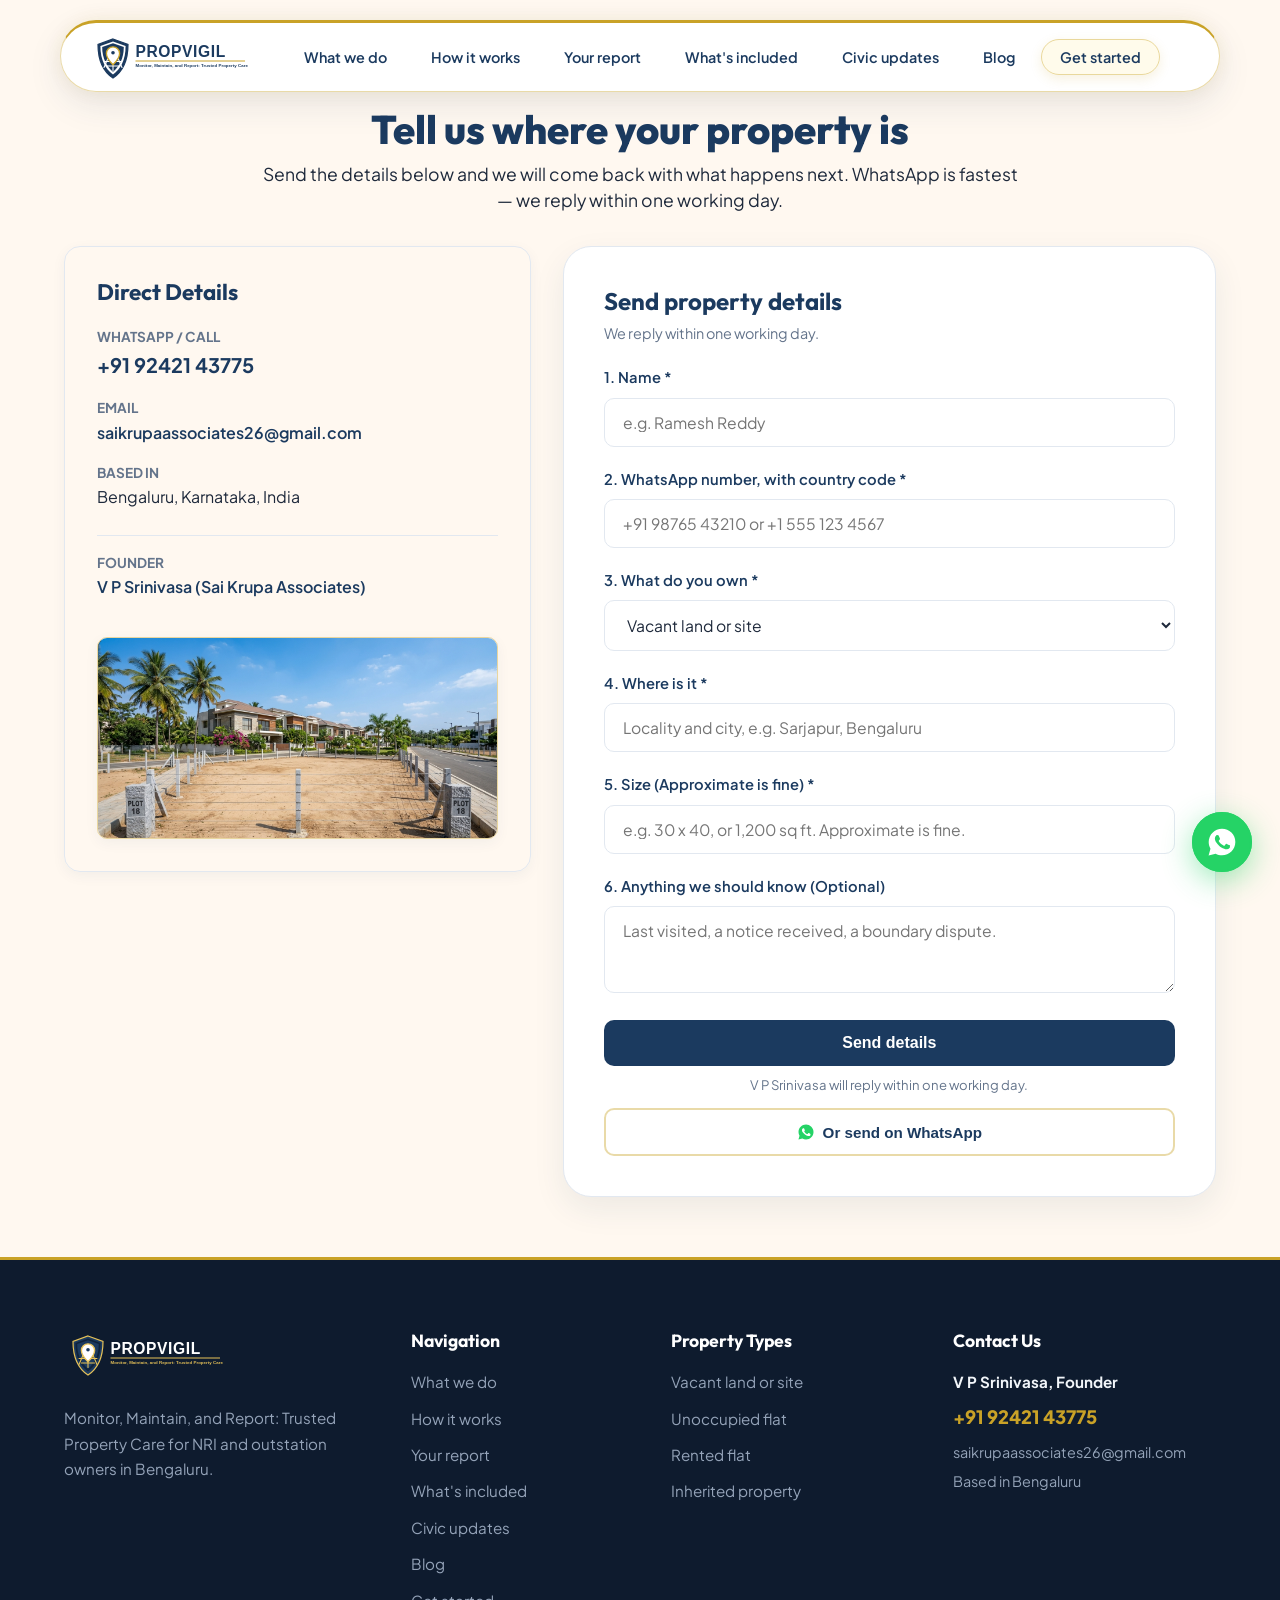
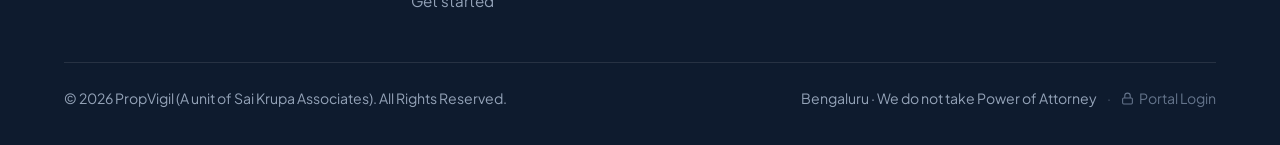
<file: contact.html>
<!DOCTYPE html>
<html lang="en">
<head>
  <meta charset="UTF-8">
  <meta name="viewport" content="width=device-width, initial-scale=1.0">
  <title>Tell us where your property is | PropVigil</title>
  <meta name="description" content="Send your property location details to PropVigil (Sai Krupa Associates) for property care and vacant site monitoring in Bangalore. WhatsApp or call +91 92421 43775.">

  <!-- Fonts & Styles -->
  <link rel="preconnect" href="https://fonts.googleapis.com">
  <link rel="preconnect" href="https://fonts.gstatic.com" crossorigin>
  <link href="https://fonts.googleapis.com/css2?family=Plus+Jakarta+Sans:wght@300;400;500;600;700;800&family=Outfit:wght@400;500;600;700;800&family=Space+Grotesk:wght@500;700&display=swap" rel="stylesheet">
  <link rel="stylesheet" href="css/style.css">

  <script type="application/ld+json">
  {
    "@context": "https://schema.org",
    "@type": "LocalBusiness",
    "name": "PropVigil",
    "telephone": "+919242143775",
    "email": "saikrupaassociates26@gmail.com",
    "address": {
      "@type": "PostalAddress",
      "addressLocality": "Bengaluru",
      "addressCountry": "IN"
    }
  }
  </script>
</head>
<body>

  <!-- Floating Island Navigation Header -->
  <header class="site-header">
    <div class="header-inner">
      <a href="index.html" class="brand-logo">
        <img src="assets/logo.svg" alt="PropVigil - Trusted Property Care" style="height: 48px; width: auto; display: block;">
      </a>

      <ul class="nav-menu">
        <li><a href="index.html#what-we-do" class="nav-link">What we do</a></li>
        <li><a href="index.html#how-it-works" class="nav-link">How it works</a></li>
        <li><a href="index.html#the-report" class="nav-link">Your report</a></li>
        <li><a href="pricing.html" class="nav-link">What's included</a></li>
        <li><a href="civic-updates.html" class="nav-link">Civic updates</a></li>
        <li><a href="blog.html" class="nav-link">Blog</a></li>
        <li><a href="contact.html" class="nav-link active">Get started</a></li>
      </ul>

      <div style="display: flex; gap: 12px; align-items: center;">
        <button class="mobile-nav-toggle" aria-label="Toggle navigation">☰</button>
      </div>
    </div>
  </header>

  <!-- Contact Main Section -->
  <section style="padding-top: 105px; padding-bottom: 60px; background: var(--bg-dark);">
    <div class="container">
      <div style="text-align: center; margin-bottom: 32px;" class="reveal-on-scroll">
        <h1 style="font-size: 2.5rem; color: var(--brand-navy); margin-bottom: 8px; font-weight: 800;">Tell us where your property is</h1>
        <p style="font-size: 1.1rem; color: var(--text-body); max-width: 760px; margin: 0 auto; line-height: 1.5;">Send the details below and we will come back with what happens next. WhatsApp is fastest — we reply within one working day.</p>
      </div>

      <div class="contact-layout-grid reveal-on-scroll">
        
        <!-- Direct Contact Details Card -->
        <div style="background: var(--bg-white); border: 1px solid var(--border-light); border-radius: var(--radius-md); padding: 32px; box-shadow: var(--shadow-sm);">
          <h2 style="font-size: 1.4rem; color: var(--brand-navy); margin-bottom: 20px;">Direct Details</h2>

          <div style="display: flex; flex-direction: column; gap: 16px; font-size: 1rem;">
            <div>
              <strong style="color: var(--text-muted); font-size: 0.85rem; display: block; text-transform: uppercase;">WhatsApp / Call</strong>
              <a href="tel:+919242143775" style="font-weight: 700; font-size: 1.25rem; color: var(--brand-navy);">+91 92421 43775</a>
            </div>

            <div>
              <strong style="color: var(--text-muted); font-size: 0.85rem; display: block; text-transform: uppercase;">Email</strong>
              <a href="mailto:saikrupaassociates26@gmail.com" style="font-weight: 600; color: var(--brand-navy);">saikrupaassociates26@gmail.com</a>
            </div>

            <div>
              <strong style="color: var(--text-muted); font-size: 0.85rem; display: block; text-transform: uppercase;">Based in</strong>
              <span>Bengaluru, Karnataka, India</span>
            </div>

            <div style="padding-top: 16px; border-top: 1px solid var(--border-light); margin-top: 8px;">
              <strong style="color: var(--text-muted); font-size: 0.85rem; display: block; text-transform: uppercase;">Founder</strong>
              <span style="font-weight: 600; color: var(--brand-navy);">V P Srinivasa (Sai Krupa Associates)</span>
            </div>

            <!-- Visual Property Care Card (caption removed) -->
            <div style="margin-top: 20px; border-radius: var(--radius-sm); overflow: hidden; border: 1px solid var(--border-gold); box-shadow: var(--shadow-sm);">
              <img src="assets/hero.jpg" alt="PropVigil Site Inspection Bengaluru" style="width: 100%; height: 200px; object-fit: cover; display: block;">
            </div>
          </div>
        </div>

        <!-- Callback Request Form Card -->
        <div class="form-card" id="contact-form-card-container">
          <h2 style="font-size: 1.5rem; color: var(--brand-navy); margin-bottom: 6px;">Send property details</h2>
          <p style="font-size: 0.9rem; color: var(--text-muted); margin-bottom: 20px;">We reply within one working day.</p>

          <div id="contact-toast-feedback" class="toast-feedback"></div>

          <form id="callback-form" class="propvigil-intake-form">
            <div class="form-group">
              <label for="field-name">1. Name *</label>
              <input type="text" id="field-name" name="name" class="form-control" required placeholder="e.g. Ramesh Reddy">
            </div>

            <div class="form-group">
              <label for="field-phone">2. WhatsApp number, with country code *</label>
              <input type="tel" id="field-phone" name="phone" class="form-control" required placeholder="+91 98765 43210 or +1 555 123 4567">
            </div>

            <div class="form-group">
              <label for="field-proptype">3. What do you own *</label>
              <select id="field-proptype" name="prop_type" class="form-control" required>
                <option value="Vacant land or site">Vacant land or site</option>
                <option value="Flat, locked">Flat, locked</option>
                <option value="Flat, rented">Flat, rented</option>
                <option value="Inherited property">Inherited property</option>
              </select>
            </div>

            <div class="form-group">
              <label for="field-location">4. Where is it *</label>
              <input type="text" id="field-location" name="location" class="form-control" required placeholder="Locality and city, e.g. Sarjapur, Bengaluru">
            </div>

            <div class="form-group">
              <label for="field-size">5. Size (Approximate is fine) *</label>
              <input type="text" id="field-size" name="size" class="form-control" required placeholder="e.g. 30 x 40, or 1,200 sq ft. Approximate is fine.">
            </div>

            <div class="form-group">
              <label for="field-notes">6. Anything we should know (Optional)</label>
              <textarea id="field-notes" name="notes" class="form-control" rows="3" placeholder="Last visited, a notice received, a boundary dispute."></textarea>
            </div>

            <div style="margin-top: 14px;">
              <button type="submit" class="btn btn-primary-navy" id="btn-submit-details" style="width: 100%; padding: 14px; background: var(--brand-navy); color: white; border: none; font-weight: 700; font-size: 1rem; border-radius: var(--radius-sm); cursor: pointer; transition: var(--transition);">
                Send details
              </button>
              <p style="font-size: 0.82rem; color: var(--text-muted); text-align: center; margin: 8px 0 12px 0;">V P Srinivasa will reply within one working day.</p>
              
              <button type="button" class="btn btn-outline-gold btn-whatsapp-submit" style="width: 100%; padding: 13px; background: transparent; color: var(--brand-navy); border: 2px solid var(--border-gold); font-weight: 700; font-size: 0.95rem; border-radius: var(--radius-sm); cursor: pointer; display: flex; align-items: center; justify-content: center; gap: 8px; transition: var(--transition);">
                <svg width="18" height="18" viewBox="0 0 24 24" fill="#25D366"><path d="M12.012 2c-5.506 0-9.989 4.478-9.99 9.984 0 1.76.459 3.478 1.333 4.992l-1.417 5.177 5.297-1.389c1.455.794 3.09 1.21 4.773 1.211h.004c5.505 0 9.988-4.478 9.989-9.985 0-2.669-1.038-5.177-2.925-7.063a9.924 9.924 0 0 0-7.063-2.927zm5.952 14.168c-.252.632-1.464 1.208-2.016 1.282-.511.069-1.168.106-3.376-.807-2.825-1.168-4.63-4.041-4.77-4.227-.14-.186-1.141-1.517-1.141-2.894 0-1.376.721-2.052.977-2.331.256-.279.559-.349.746-.349.186 0 .372.002.535.01.173.008.406-.066.634.482.233.56.791 1.93.86 2.07.07.14.116.302.023.488-.093.186-.14.302-.279.465-.14.163-.293.364-.419.488-.14.14-.286.293-.123.573.163.279.722 1.191 1.551 1.93 1.066.95 1.966 1.244 2.245 1.384.279.14.442.116.605-.07.163-.186.7-0.814.886-1.093.186-.279.372-.233.628-.14.256.093 1.629.768 1.908.907.279.14.465.209.535.326.07.116.07.674-.182 1.306z"/></svg>
                <span>Or send on WhatsApp</span>
              </button>
            </div>
          </form>
        </div>
      </div>
    </div>
  </section>

  <!-- Site Footer -->
  <footer class="site-footer">
    <div class="container">
      <div class="footer-grid">
        <div class="footer-brand">
          <a href="index.html" class="brand-logo" style="display: inline-block; margin-bottom: 8px;">
            <img src="assets/logo-white.svg" alt="PropVigil Logo" style="height: 48px; width: auto; display: block;">
          </a>
          <p>Monitor, Maintain, and Report: Trusted Property Care for NRI and outstation owners in Bengaluru.</p>
        </div>

        <div class="footer-col">
          <h4>Navigation</h4>
          <ul class="footer-links">
            <li><a href="index.html#what-we-do">What we do</a></li>
            <li><a href="index.html#how-it-works">How it works</a></li>
            <li><a href="index.html#the-report">Your report</a></li>
            <li><a href="pricing.html">What's included</a></li>
            <li><a href="civic-updates.html">Civic updates</a></li>
            <li><a href="blog.html">Blog</a></li>
            <li><a href="contact.html">Get started</a></li>
          </ul>
        </div>

        <div class="footer-col">
          <h4>Property Types</h4>
          <ul class="footer-links">
            <li><a href="index.html#what-we-do">Vacant land or site</a></li>
            <li><a href="index.html#what-we-do">Unoccupied flat</a></li>
            <li><a href="index.html#what-we-do">Rented flat</a></li>
            <li><a href="index.html#what-we-do">Inherited property</a></li>
          </ul>
        </div>

        <div class="footer-col">
          <h4>Contact Us</h4>
          <p style="color: #F1F5F9; font-size: 0.95rem; font-weight: 700; margin-bottom: 8px;">V P Srinivasa, Founder</p>
          <p style="margin-bottom: 8px;"><a href="tel:+919242143775" style="color: var(--brand-gold); font-weight: 800; font-size: 1.15rem;">+91 92421 43775</a></p>
          <p style="color: #94A3B8; font-size: 0.9rem; margin-bottom: 6px;"><a href="mailto:saikrupaassociates26@gmail.com" style="color: #94A3B8;">saikrupaassociates26@gmail.com</a></p>
          <p style="color: #94A3B8; font-size: 0.9rem;">Based in Bengaluru</p>
        </div>
      </div>

      <div class="footer-bottom">
        <p>© 2026 PropVigil (A unit of Sai Krupa Associates). All Rights Reserved.</p>
        <p style="display: flex; gap: 10px; align-items: center;">
          <span>Bengaluru · We do not take Power of Attorney</span>
          <span style="opacity: 0.4;">·</span>
          <a href="admin.html" style="color: #64748B; font-size: 0.88rem; text-decoration: none; display: inline-flex; align-items: center; gap: 5px; transition: color 0.2s;" onmouseover="this.style.color='var(--brand-gold)'" onmouseout="this.style.color='#64748B'">
            <svg width="13" height="13" viewBox="0 0 24 24" fill="none" stroke="currentColor" stroke-width="2"><rect x="3" y="11" width="18" height="11" rx="2" ry="2"></rect><path d="M7 11V7a5 5 0 0 1 10 0v4"></path></svg>
            Portal Login
          </a>
        </p>
      </div>
    </div>
  </footer>

  <!-- Floating WhatsApp FAB -->
  <a href="https://wa.me/919242143775" target="_blank" class="floating-whatsapp-fab" aria-label="Chat on WhatsApp">
    <svg width="32" height="32" viewBox="0 0 24 24" fill="currentColor">
      <path d="M12.012 2c-5.506 0-9.989 4.478-9.99 9.984 0 1.76.459 3.478 1.333 4.992l-1.417 5.177 5.297-1.389c1.455.794 3.09 1.21 4.773 1.211h.004c5.505 0 9.988-4.478 9.989-9.985 0-2.669-1.038-5.177-2.925-7.063a9.924 9.924 0 0 0-7.063-2.927zm5.952 14.168c-.252.632-1.464 1.208-2.016 1.282-.511.069-1.168.106-3.376-.807-2.825-1.168-4.63-4.041-4.77-4.227-.14-.186-1.141-1.517-1.141-2.894 0-1.376.721-2.052.977-2.331.256-.279.559-.349.746-.349.186 0 .372.002.535.01.173.008.406-.066.634.482.233.56.791 1.93.86 2.07.07.14.116.302.023.488-.093.186-.14.302-.279.465-.14.163-.293.364-.419.488-.14.14-.286.293-.123.573.163.279.722 1.191 1.551 1.93 1.066.95 1.966 1.244 2.245 1.384.279.14.442.116.605-.07.163-.186.7-0.814.886-1.093.186-.279.372-.233.628-.14.256.093 1.629.768 1.908.907.279.14.465.209.535.326.07.116.07.674-.182 1.306z"/>
    </svg>
  </a>

  <script src="js/main.js"></script>
</body>
</html>
</file>
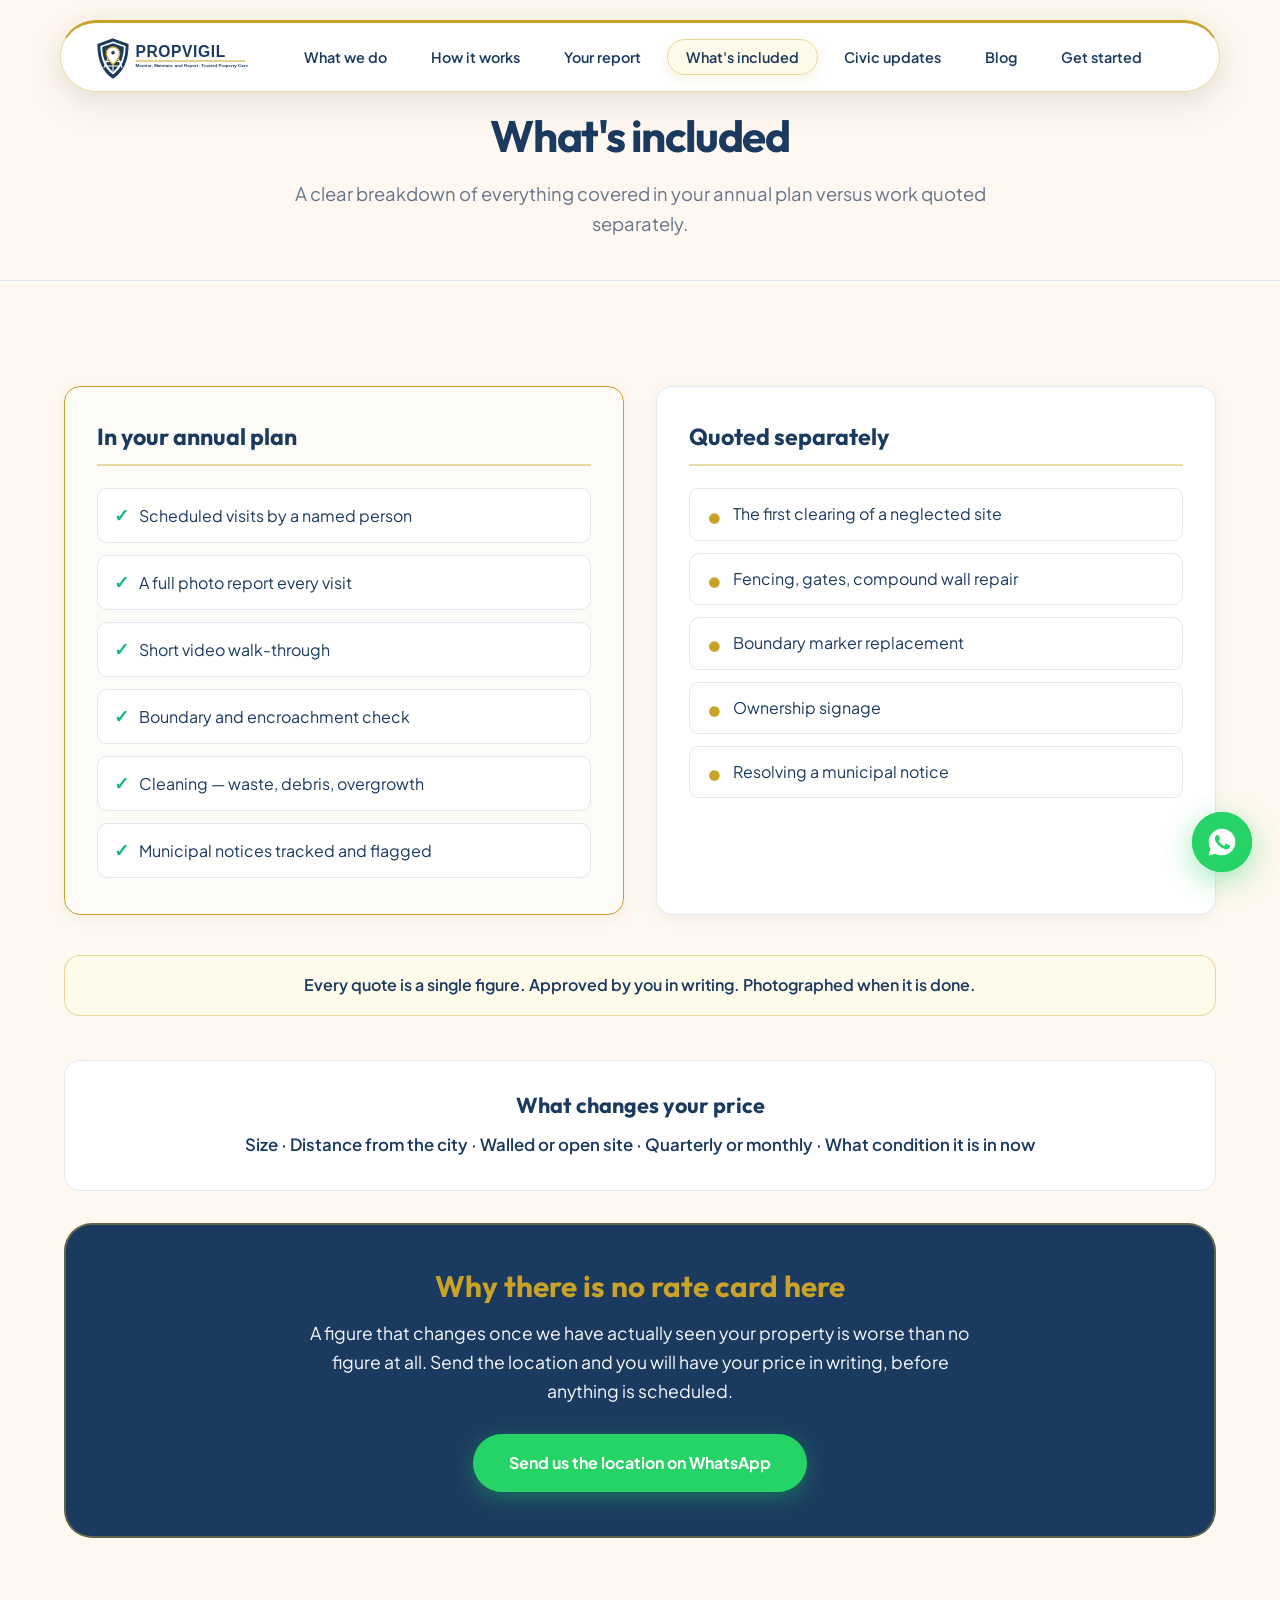
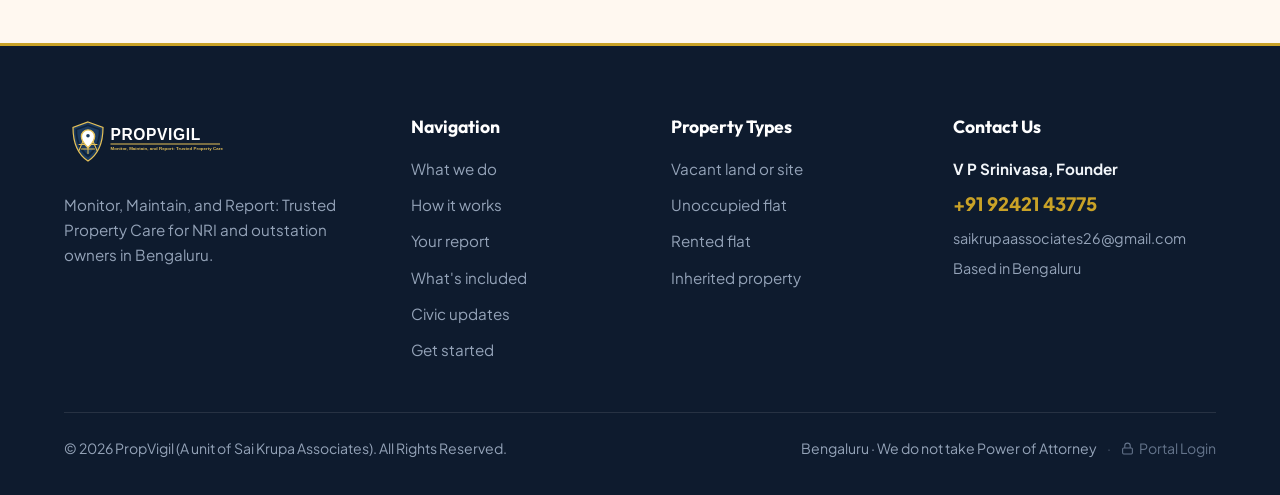
<file: pricing.html>
<!DOCTYPE html>
<html lang="en">
<head>
  <meta charset="UTF-8">
  <meta name="viewport" content="width=device-width, initial-scale=1.0">
  <title>What's Included in Your Plan | PropVigil Property Care</title>
  <meta name="description" content="See what is included in your PropVigil annual property care plan and what is quoted separately. Clear, upfront property oversight in Bengaluru.">

  <!-- Fonts & Styles -->
  <link rel="preconnect" href="https://fonts.googleapis.com">
  <link rel="preconnect" href="https://fonts.gstatic.com" crossorigin>
  <link href="https://fonts.googleapis.com/css2?family=Plus+Jakarta+Sans:wght@300;400;500;600;700;800&family=Outfit:wght@400;500;600;700;800&family=Space+Grotesk:wght@500;700&display=swap" rel="stylesheet">
  <link rel="stylesheet" href="css/style.css">

  <script type="application/ld+json">
  {
    "@context": "https://schema.org",
    "@type": "Service",
    "name": "PropVigil What's Included",
    "provider": {
      "@type": "LocalBusiness",
      "name": "PropVigil",
      "telephone": "+919242143775"
    },
    "areaServed": "Bengaluru",
    "description": "Clear breakdown of services included in the annual property care plan and work quoted separately."
  }
  </script>
</head>
<body>

  <!-- Floating Island Navigation Header -->
  <header class="site-header">
    <div class="header-inner">
      <a href="index.html" class="brand-logo">
        <img src="assets/logo.svg" alt="PropVigil - Trusted Property Care" style="height: 48px; width: auto; display: block;">
      </a>

      <ul class="nav-menu">
        <li><a href="index.html#what-we-do" class="nav-link">What we do</a></li>
        <li><a href="index.html#how-it-works" class="nav-link">How it works</a></li>
        <li><a href="index.html#the-report" class="nav-link">Your report</a></li>
        <li><a href="pricing.html" class="nav-link active">What's included</a></li>
        <li><a href="civic-updates.html" class="nav-link">Civic updates</a></li>
        <li><a href="blog.html" class="nav-link">Blog</a></li>
        <li><a href="contact.html" class="nav-link">Get started</a></li>
      </ul>

      <div style="display: flex; gap: 12px; align-items: center;">
        <button class="mobile-nav-toggle" aria-label="Toggle navigation">☰</button>
      </div>
    </div>
  </header>

  <!-- Header Banner -->
  <section class="section-padding" style="padding-top: 110px; padding-bottom: 40px; background: var(--bg-light); border-bottom: 1px solid var(--border-light);">
    <div class="container">
      <div class="section-header reveal-on-scroll" style="margin-bottom: 0;">
        <h1 class="section-title">What's included</h1>
        <p class="section-intro">A clear breakdown of everything covered in your annual plan versus work quoted separately.</p>
      </div>
    </div>
  </section>

  <!-- Main Comparison Grid Section (A8) -->
  <section class="section-padding">
    <div class="container">
      
      <div class="whats-included-grid reveal-on-scroll">
        <!-- Column 1: In your annual plan -->
        <div class="included-column-card primary-plan">
          <h3>In your annual plan</h3>
          <ul class="included-list">
            <li>Scheduled visits by a named person</li>
            <li>A full photo report every visit</li>
            <li>Short video walk-through</li>
            <li>Boundary and encroachment check</li>
            <li>Cleaning — waste, debris, overgrowth</li>
            <li>Municipal notices tracked and flagged</li>
          </ul>
        </div>

        <!-- Column 2: Quoted separately -->
        <div class="included-column-card">
          <h3>Quoted separately</h3>
          <ul class="included-list quoted-list">
            <li>The first clearing of a neglected site</li>
            <li>Fencing, gates, compound wall repair</li>
            <li>Boundary marker replacement</li>
            <li>Ownership signage</li>
            <li>Resolving a municipal notice</li>
          </ul>
        </div>
      </div>

      <!-- Single Figure Note -->
      <div class="quote-single-note reveal-on-scroll">
        Every quote is a single figure. Approved by you in writing. Photographed when it is done.
      </div>

      <!-- What changes your price -->
      <div class="price-change-card reveal-on-scroll">
        <h3>What changes your price</h3>
        <p class="price-change-points">Size · Distance from the city · Walled or open site · Quarterly or monthly · What condition it is in now</p>
      </div>

      <!-- Why there is no rate card here -->
      <div class="no-rate-card-box reveal-on-scroll">
        <h3>Why there is no rate card here</h3>
        <p>A figure that changes once we have actually seen your property is worse than no figure at all. Send the location and you will have your price in writing, before anything is scheduled.</p>
        <a href="https://wa.me/919242143775" target="_blank" class="btn btn-whatsapp" style="padding: 16px 36px; font-size: 1rem;">
          <span>Send us the location on WhatsApp</span>
        </a>
      </div>

    </div>
  </section>

  <!-- Site Footer -->
  <footer class="site-footer">
    <div class="container">
      <div class="footer-grid">
        <div class="footer-brand">
          <a href="index.html" class="brand-logo" style="display: inline-block; margin-bottom: 8px;">
            <img src="assets/logo-white.svg" alt="PropVigil Logo" style="height: 48px; width: auto; display: block;">
          </a>
          <p>Monitor, Maintain, and Report: Trusted Property Care for NRI and outstation owners in Bengaluru.</p>
        </div>

        <div class="footer-col">
          <h4>Navigation</h4>
          <ul class="footer-links">
            <li><a href="index.html#what-we-do">What we do</a></li>
            <li><a href="index.html#how-it-works">How it works</a></li>
            <li><a href="index.html#the-report">Your report</a></li>
            <li><a href="pricing.html">What's included</a></li>
            <li><a href="civic-updates.html">Civic updates</a></li>
            <li><a href="contact.html">Get started</a></li>
          </ul>
        </div>

        <div class="footer-col">
          <h4>Property Types</h4>
          <ul class="footer-links">
            <li><a href="index.html#what-we-do">Vacant land or site</a></li>
            <li><a href="index.html#what-we-do">Unoccupied flat</a></li>
            <li><a href="index.html#what-we-do">Rented flat</a></li>
            <li><a href="index.html#what-we-do">Inherited property</a></li>
          </ul>
        </div>

        <div class="footer-col">
          <h4>Contact Us</h4>
          <p style="color: #F1F5F9; font-size: 0.95rem; font-weight: 700; margin-bottom: 8px;">V P Srinivasa, Founder</p>
          <p style="margin-bottom: 8px;"><a href="tel:+919242143775" style="color: var(--brand-gold); font-weight: 800; font-size: 1.15rem;">+91 92421 43775</a></p>
          <p style="color: #94A3B8; font-size: 0.9rem; margin-bottom: 6px;"><a href="mailto:saikrupaassociates26@gmail.com" style="color: #94A3B8;">saikrupaassociates26@gmail.com</a></p>
          <p style="color: #94A3B8; font-size: 0.9rem;">Based in Bengaluru</p>
        </div>
      </div>

      <div class="footer-bottom">
        <p>© 2026 PropVigil (A unit of Sai Krupa Associates). All Rights Reserved.</p>
        <p style="display: flex; gap: 10px; align-items: center;">
          <span>Bengaluru · We do not take Power of Attorney</span>
          <span style="opacity: 0.4;">·</span>
          <a href="admin.html" style="color: #64748B; font-size: 0.88rem; text-decoration: none; display: inline-flex; align-items: center; gap: 5px; transition: color 0.2s;" onmouseover="this.style.color='var(--brand-gold)'" onmouseout="this.style.color='#64748B'">
            <svg width="13" height="13" viewBox="0 0 24 24" fill="none" stroke="currentColor" stroke-width="2"><rect x="3" y="11" width="18" height="11" rx="2" ry="2"></rect><path d="M7 11V7a5 5 0 0 1 10 0v4"></path></svg>
            Portal Login
          </a>
        </p>
      </div>
    </div>
  </footer>

  <!-- Floating WhatsApp FAB -->
  <a href="https://wa.me/919242143775" target="_blank" class="floating-whatsapp-fab" aria-label="Chat on WhatsApp">
    <svg width="32" height="32" viewBox="0 0 24 24" fill="currentColor">
      <path d="M12.012 2c-5.506 0-9.989 4.478-9.99 9.984 0 1.76.459 3.478 1.333 4.992l-1.417 5.177 5.297-1.389c1.455.794 3.09 1.21 4.773 1.211h.004c5.505 0 9.988-4.478 9.989-9.985 0-2.669-1.038-5.177-2.925-7.063a9.924 9.924 0 0 0-7.063-2.927zm5.952 14.168c-.252.632-1.464 1.208-2.016 1.282-.511.069-1.168.106-3.376-.807-2.825-1.168-4.63-4.041-4.77-4.227-.14-.186-1.141-1.517-1.141-2.894 0-1.376.721-2.052.977-2.331.256-.279.559-.349.746-.349.186 0 .372.002.535.01.173.008.406-.066.634.482.233.56.791 1.93.86 2.07.07.14.116.302.023.488-.093.186-.14.302-.279.465-.14.163-.293.364-.419.488-.14.14-.286.293-.123.573.163.279.722 1.191 1.551 1.93 1.066.95 1.966 1.244 2.245 1.384.279.14.442.116.605-.07.163-.186.7-0.814.886-1.093.186-.279.372-.233.628-.14.256.093 1.629.768 1.908.907.279.14.465.209.535.326.07.116.07.674-.182 1.306z"/>
    </svg>
  </a>

  <script src="js/main.js"></script>
</body>
</html>
</file>
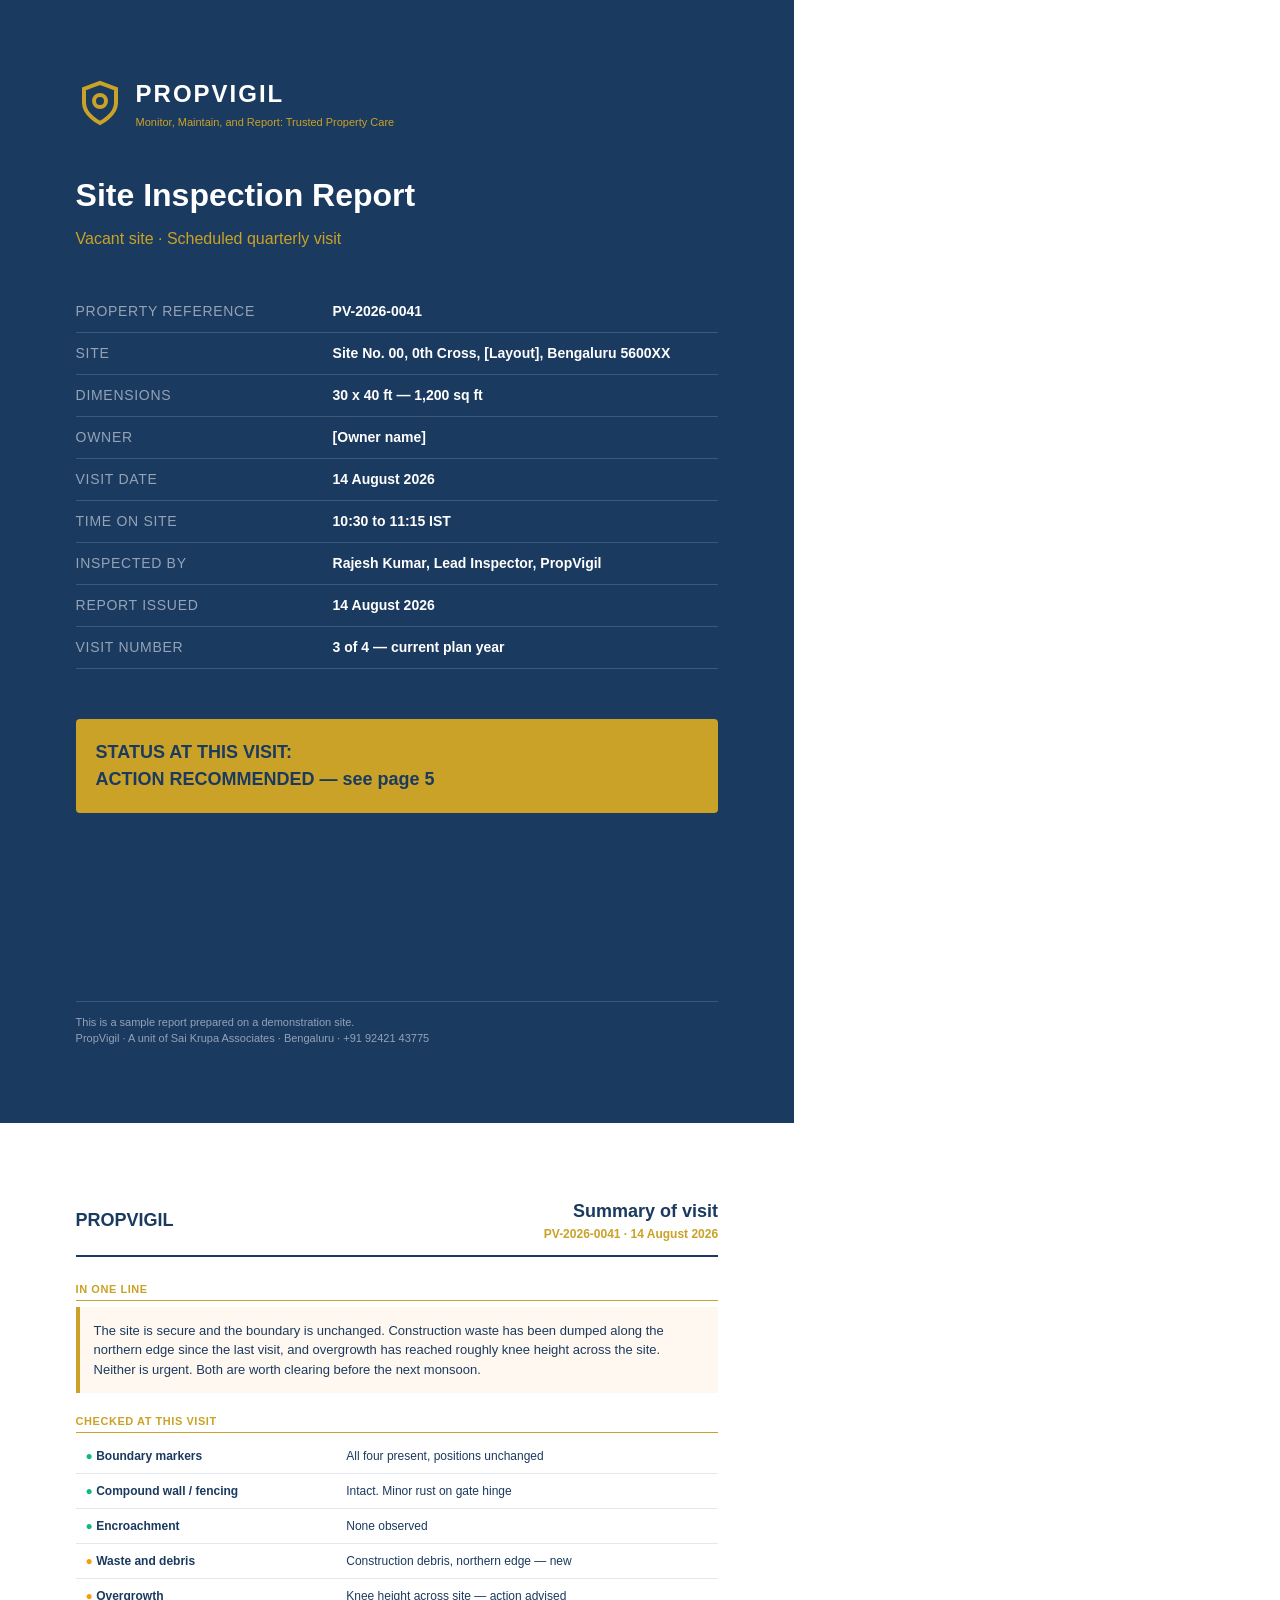
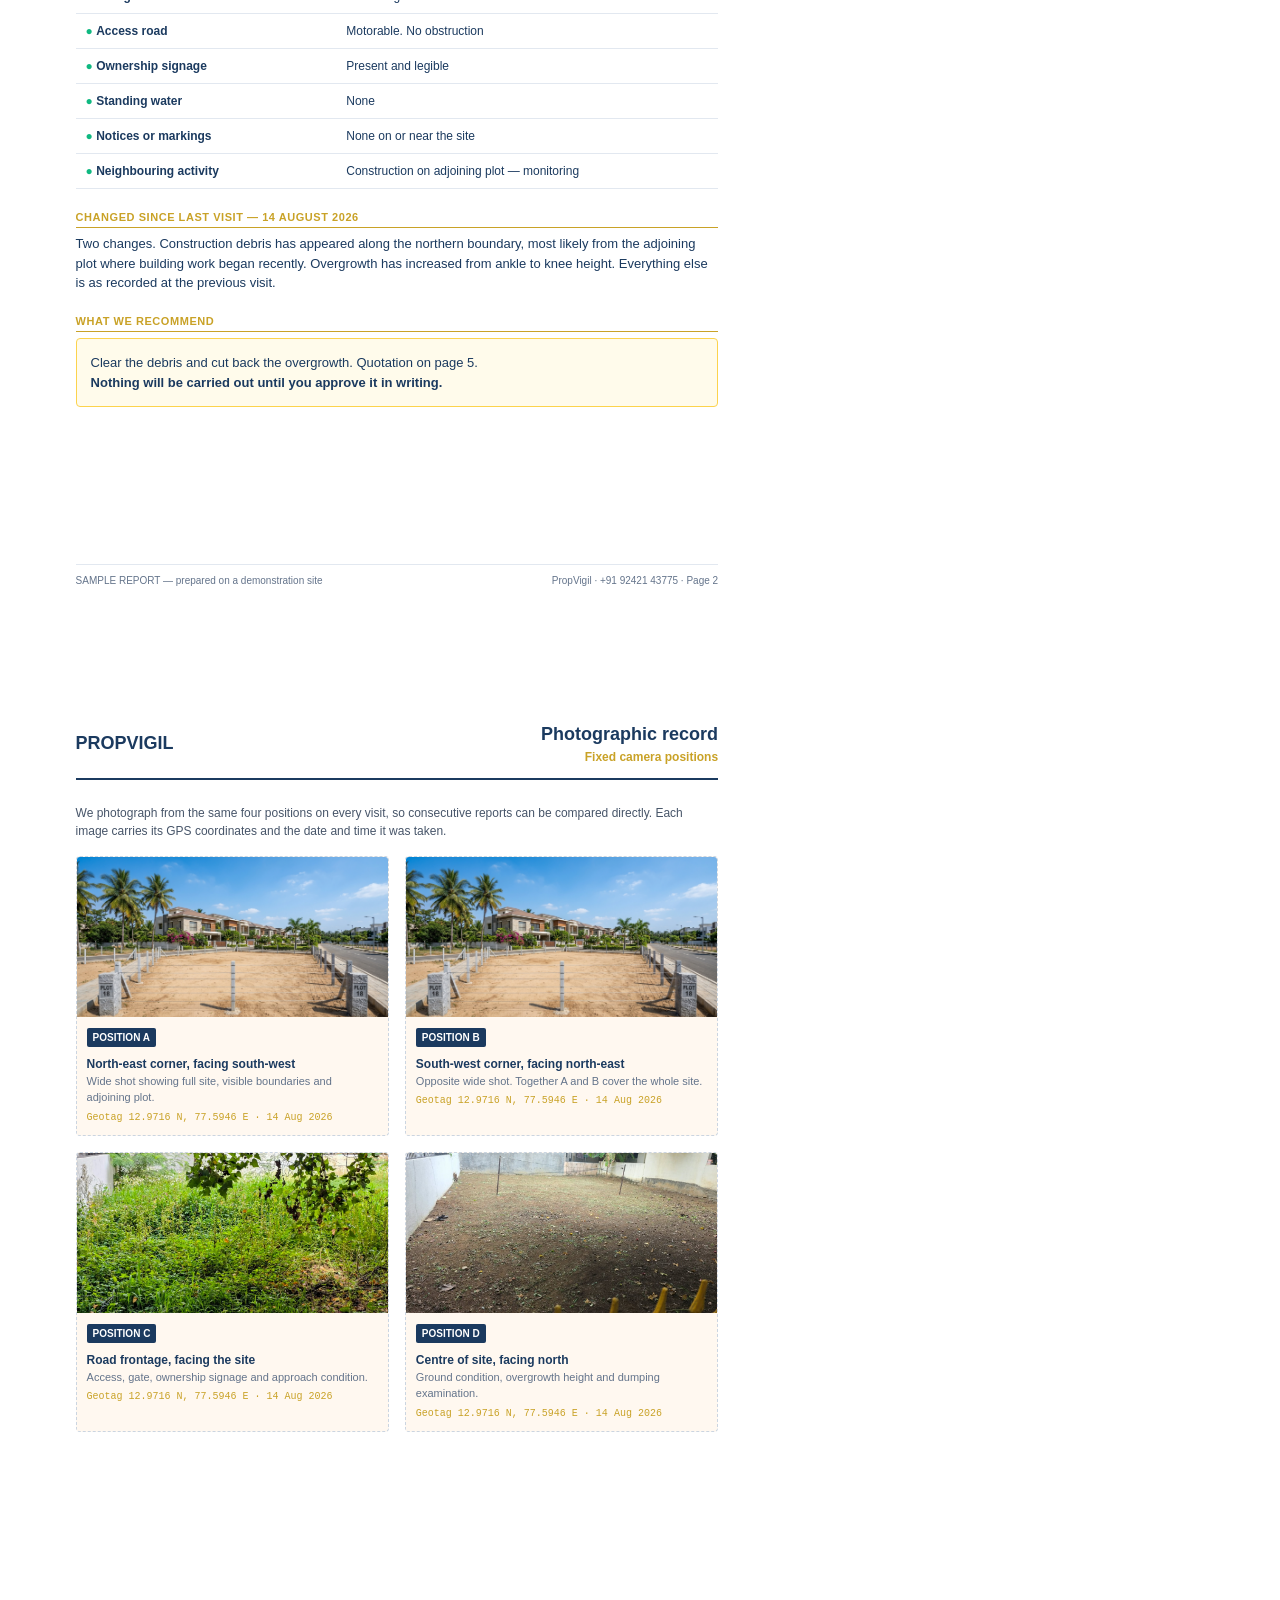
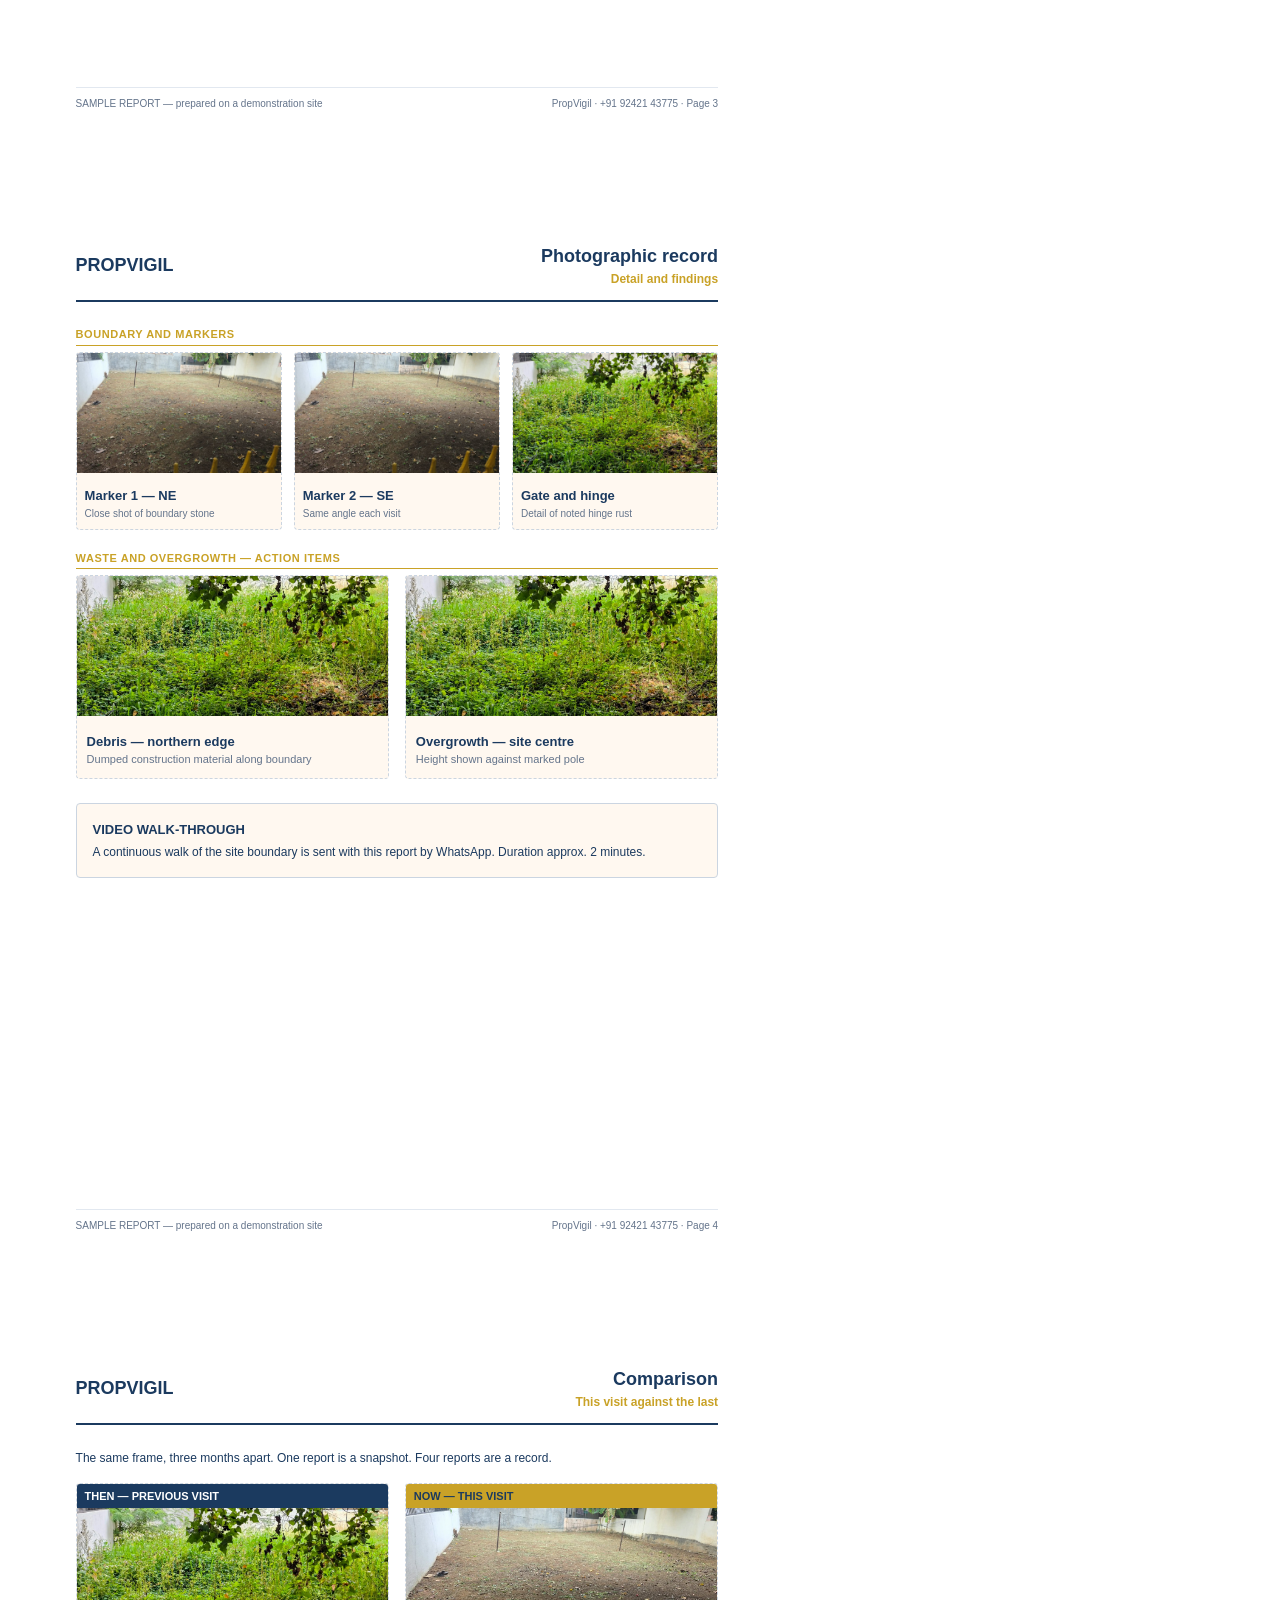
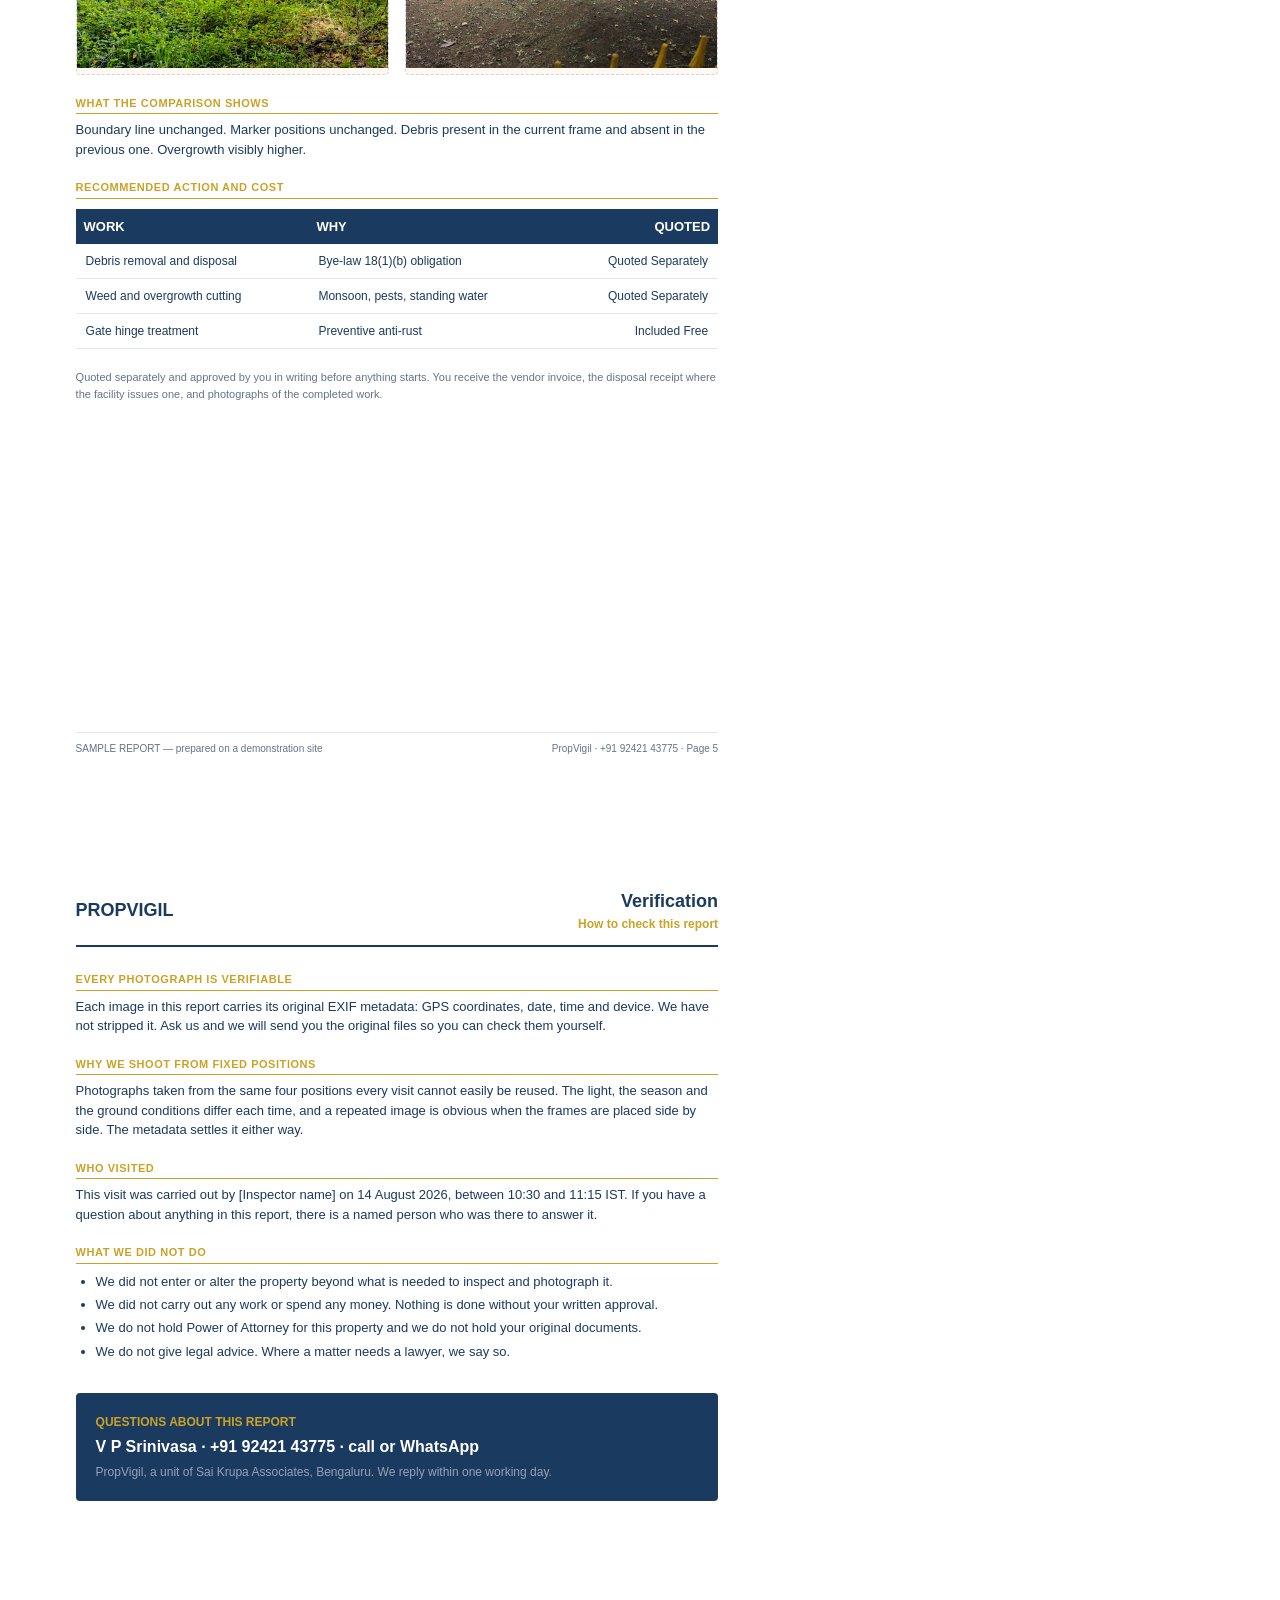
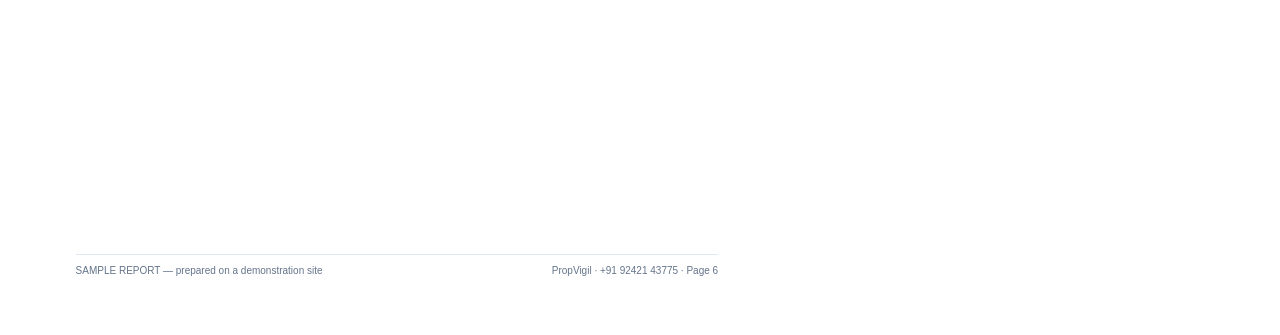
<file: sample-report-print.html>
<!DOCTYPE html>
<html lang="en">
<head>
  <meta charset="UTF-8">
  <title>PropVigil Site Inspection Report PV-2026-0041</title>
  <style>
    @page {
      size: A4 portrait;
      margin: 0;
    }
    *, *::before, *::after {
      box-sizing: border-box;
      margin: 0;
      padding: 0;
      font-family: Arial, Helvetica, sans-serif;
    }
    body {
      background: #FFFFFF;
      color: #1B3A5F;
      font-size: 13px;
      line-height: 1.5;
    }
    .page {
      width: 210mm;
      height: 297mm;
      padding: 20mm;
      position: relative;
      page-break-after: always;
      background: #FFFFFF;
    }
    /* Page 1 Navy Theme Cover */
    .page-cover {
      background: #1B3A5F;
      color: #FFFFFF;
    }
    .cover-logo {
      display: flex;
      align-items: center;
      gap: 12px;
      margin-bottom: 40px;
    }
    .shield-svg {
      width: 48px;
      height: 48px;
    }
    .cover-title {
      font-size: 32px;
      font-weight: bold;
      margin-bottom: 8px;
      color: #FFFFFF;
    }
    .cover-subtitle {
      font-size: 16px;
      color: #C9A227;
      margin-bottom: 40px;
    }
    .meta-table {
      width: 100%;
      border-collapse: collapse;
      margin-bottom: 50px;
    }
    .meta-table td {
      padding: 10px 0;
      border-bottom: 1px solid rgba(255, 255, 255, 0.15);
      font-size: 14px;
    }
    .meta-label {
      color: #94A3B8;
      width: 40%;
      text-transform: uppercase;
      font-size: 11px;
      letter-spacing: 0.05em;
    }
    .meta-value {
      font-weight: bold;
      color: #FFFFFF;
    }
    .cover-status-box {
      background: #C9A227;
      color: #1B3A5F;
      padding: 20px;
      font-size: 18px;
      font-weight: bold;
      border-radius: 4px;
      margin-top: 40px;
    }
    .cover-footer {
      position: absolute;
      bottom: 20mm;
      left: 20mm;
      right: 20mm;
      font-size: 11px;
      color: #94A3B8;
      border-top: 1px solid rgba(255,255,255,0.15);
      padding-top: 12px;
    }
    
    /* Pages 2-6 Header */
    .header-bar {
      display: flex;
      justify-content: space-between;
      align-items: center;
      border-bottom: 2px solid #1B3A5F;
      padding-bottom: 12px;
      margin-bottom: 24px;
    }
    .header-title {
      font-size: 18px;
      font-weight: bold;
      color: #1B3A5F;
    }
    .header-sub {
      font-size: 12px;
      color: #C9A227;
      font-weight: bold;
    }

    .section-head {
      font-size: 11px;
      font-weight: bold;
      color: #C9A227;
      text-transform: uppercase;
      letter-spacing: 0.05em;
      margin-top: 20px;
      margin-bottom: 6px;
      border-bottom: 1px solid #C9A227;
      padding-bottom: 2px;
    }

    .summary-box {
      background: #FFF8F0;
      border-left: 4px solid #C9A227;
      padding: 14px;
      font-size: 13px;
      margin-bottom: 20px;
    }

    .checklist-table {
      width: 100%;
      border-collapse: collapse;
      margin-bottom: 20px;
    }
    .checklist-table td {
      padding: 8px 10px;
      border-bottom: 1px solid #E2E8F0;
      font-size: 12px;
    }
    .dot-pass { color: #10B981; font-weight: bold; }
    .dot-warn { color: #F59E0B; font-weight: bold; }

    .photo-grid-2x2 {
      display: grid;
      grid-template-columns: 1fr 1fr;
      gap: 16px;
      margin-top: 16px;
    }
    .photo-box {
      border: 1px dashed #CBD5E1;
      background: #FFF8F0;
      border-radius: 4px;
      overflow: hidden;
    }
    .photo-img {
      width: 100%;
      height: 160px;
      object-fit: cover;
      display: block;
    }
    .photo-caption {
      padding: 10px;
    }
    .photo-pos {
      background: #1B3A5F;
      color: #FFFFFF;
      font-size: 10px;
      font-weight: bold;
      padding: 2px 6px;
      display: inline-block;
      border-radius: 2px;
      margin-bottom: 4px;
    }

    .page-footer {
      position: absolute;
      bottom: 15mm;
      left: 20mm;
      right: 20mm;
      display: flex;
      justify-content: space-between;
      font-size: 10px;
      color: #64748B;
      border-top: 1px solid #E2E8F0;
      padding-top: 8px;
    }
  </style>
</head>
<body>

  <!-- PAGE 1: COVER -->
  <div class="page page-cover">
    <div class="cover-logo">
      <svg class="shield-svg" viewBox="0 0 24 24" fill="none" stroke="#C9A227" stroke-width="2">
        <path d="M12 22s8-4 8-10V5l-8-3-8 3v7c0 6 8 10 8 10z"/>
        <circle cx="12" cy="11" r="3"/>
      </svg>
      <div>
        <h1 style="font-size: 24px; letter-spacing: 2px; color: white;">PROPVIGIL</h1>
        <span style="font-size: 11px; color: #C9A227;">Monitor, Maintain, and Report: Trusted Property Care</span>
      </div>
    </div>

    <h2 class="cover-title">Site Inspection Report</h2>
    <div class="cover-subtitle">Vacant site · Scheduled quarterly visit</div>

    <table class="meta-table">
      <tr>
        <td class="meta-label">PROPERTY REFERENCE</td>
        <td class="meta-value">PV-2026-0041</td>
      </tr>
      <tr>
        <td class="meta-label">SITE</td>
        <td class="meta-value">Site No. 00, 0th Cross, [Layout], Bengaluru 5600XX</td>
      </tr>
      <tr>
        <td class="meta-label">DIMENSIONS</td>
        <td class="meta-value">30 x 40 ft — 1,200 sq ft</td>
      </tr>
      <tr>
        <td class="meta-label">OWNER</td>
        <td class="meta-value">[Owner name]</td>
      </tr>
      <tr>
        <td class="meta-label">VISIT DATE</td>
        <td class="meta-value">14 August 2026</td>
      </tr>
      <tr>
        <td class="meta-label">TIME ON SITE</td>
        <td class="meta-value">10:30 to 11:15 IST</td>
      </tr>
      <tr>
        <td class="meta-label">INSPECTED BY</td>
        <td class="meta-value">Rajesh Kumar, Lead Inspector, PropVigil</td>
      </tr>
      <tr>
        <td class="meta-label">REPORT ISSUED</td>
        <td class="meta-value">14 August 2026</td>
      </tr>
      <tr>
        <td class="meta-label">VISIT NUMBER</td>
        <td class="meta-value">3 of 4 — current plan year</td>
      </tr>
    </table>

    <div class="cover-status-box">
      STATUS AT THIS VISIT:<br>
      ACTION RECOMMENDED — see page 5
    </div>

    <div class="cover-footer">
      This is a sample report prepared on a demonstration site.<br>
      PropVigil · A unit of Sai Krupa Associates · Bengaluru · +91 92421 43775
    </div>
  </div>

  <!-- PAGE 2: SUMMARY -->
  <div class="page">
    <div class="header-bar">
      <div>
        <div class="header-title">PROPVIGIL</div>
      </div>
      <div style="text-align: right;">
        <div class="header-title">Summary of visit</div>
        <div class="header-sub">PV-2026-0041 · 14 August 2026</div>
      </div>
    </div>

    <div class="section-head">IN ONE LINE</div>
    <div class="summary-box">
      The site is secure and the boundary is unchanged. Construction waste has been dumped along the northern edge since the last visit, and overgrowth has reached roughly knee height across the site. Neither is urgent. Both are worth clearing before the next monsoon.
    </div>

    <div class="section-head">CHECKED AT THIS VISIT</div>
    <table class="checklist-table">
      <tr>
        <td><span class="dot-pass">●</span> <strong>Boundary markers</strong></td>
        <td>All four present, positions unchanged</td>
      </tr>
      <tr>
        <td><span class="dot-pass">●</span> <strong>Compound wall / fencing</strong></td>
        <td>Intact. Minor rust on gate hinge</td>
      </tr>
      <tr>
        <td><span class="dot-pass">●</span> <strong>Encroachment</strong></td>
        <td>None observed</td>
      </tr>
      <tr>
        <td><span class="dot-warn">●</span> <strong>Waste and debris</strong></td>
        <td>Construction debris, northern edge — new</td>
      </tr>
      <tr>
        <td><span class="dot-warn">●</span> <strong>Overgrowth</strong></td>
        <td>Knee height across site — action advised</td>
      </tr>
      <tr>
        <td><span class="dot-pass">●</span> <strong>Access road</strong></td>
        <td>Motorable. No obstruction</td>
      </tr>
      <tr>
        <td><span class="dot-pass">●</span> <strong>Ownership signage</strong></td>
        <td>Present and legible</td>
      </tr>
      <tr>
        <td><span class="dot-pass">●</span> <strong>Standing water</strong></td>
        <td>None</td>
      </tr>
      <tr>
        <td><span class="dot-pass">●</span> <strong>Notices or markings</strong></td>
        <td>None on or near the site</td>
      </tr>
      <tr>
        <td><span class="dot-pass">●</span> <strong>Neighbouring activity</strong></td>
        <td>Construction on adjoining plot — monitoring</td>
      </tr>
    </table>

    <div class="section-head">CHANGED SINCE LAST VISIT — 14 AUGUST 2026</div>
    <p style="margin-bottom: 16px;">Two changes. Construction debris has appeared along the northern boundary, most likely from the adjoining plot where building work began recently. Overgrowth has increased from ankle to knee height. Everything else is as recorded at the previous visit.</p>

    <div class="section-head">WHAT WE RECOMMEND</div>
    <div style="background: #FFFBEB; border: 1px solid #FCD34D; padding: 14px; border-radius: 4px;">
      Clear the debris and cut back the overgrowth. Quotation on page 5.<br>
      <strong>Nothing will be carried out until you approve it in writing.</strong>
    </div>

    <div class="page-footer">
      <span>SAMPLE REPORT — prepared on a demonstration site</span>
      <span>PropVigil · +91 92421 43775 · Page 2</span>
    </div>
  </div>

  <!-- PAGE 3: CAMERA POSITIONS -->
  <div class="page">
    <div class="header-bar">
      <div><div class="header-title">PROPVIGIL</div></div>
      <div style="text-align: right;">
        <div class="header-title">Photographic record</div>
        <div class="header-sub">Fixed camera positions</div>
      </div>
    </div>

    <p style="margin-bottom: 16px; font-size: 12px; color: #475569;">We photograph from the same four positions on every visit, so consecutive reports can be compared directly. Each image carries its GPS coordinates and the date and time it was taken.</p>

    <div class="photo-grid-2x2">
      <div class="photo-box">
        <img src="assets/hero.jpg" class="photo-img">
        <div class="photo-caption">
          <span class="photo-pos">POSITION A</span>
          <h4 style="font-size: 12px; margin-top: 4px;">North-east corner, facing south-west</h4>
          <p style="font-size: 11px; color: #64748B;">Wide shot showing full site, visible boundaries and adjoining plot.</p>
          <div style="font-family: monospace; font-size: 10px; color: #C9A227; margin-top: 4px;">Geotag 12.9716 N, 77.5946 E · 14 Aug 2026</div>
        </div>
      </div>

      <div class="photo-box">
        <img src="assets/hero.jpg" class="photo-img">
        <div class="photo-caption">
          <span class="photo-pos">POSITION B</span>
          <h4 style="font-size: 12px; margin-top: 4px;">South-west corner, facing north-east</h4>
          <p style="font-size: 11px; color: #64748B;">Opposite wide shot. Together A and B cover the whole site.</p>
          <div style="font-family: monospace; font-size: 10px; color: #C9A227; margin-top: 4px;">Geotag 12.9716 N, 77.5946 E · 14 Aug 2026</div>
        </div>
      </div>

      <div class="photo-box">
        <img src="assets/before.jpg" class="photo-img">
        <div class="photo-caption">
          <span class="photo-pos">POSITION C</span>
          <h4 style="font-size: 12px; margin-top: 4px;">Road frontage, facing the site</h4>
          <p style="font-size: 11px; color: #64748B;">Access, gate, ownership signage and approach condition.</p>
          <div style="font-family: monospace; font-size: 10px; color: #C9A227; margin-top: 4px;">Geotag 12.9716 N, 77.5946 E · 14 Aug 2026</div>
        </div>
      </div>

      <div class="photo-box">
        <img src="assets/after.jpg" class="photo-img">
        <div class="photo-caption">
          <span class="photo-pos">POSITION D</span>
          <h4 style="font-size: 12px; margin-top: 4px;">Centre of site, facing north</h4>
          <p style="font-size: 11px; color: #64748B;">Ground condition, overgrowth height and dumping examination.</p>
          <div style="font-family: monospace; font-size: 10px; color: #C9A227; margin-top: 4px;">Geotag 12.9716 N, 77.5946 E · 14 Aug 2026</div>
        </div>
      </div>
    </div>

    <div class="page-footer">
      <span>SAMPLE REPORT — prepared on a demonstration site</span>
      <span>PropVigil · +91 92421 43775 · Page 3</span>
    </div>
  </div>

  <!-- PAGE 4: DETAIL & FINDINGS -->
  <div class="page">
    <div class="header-bar">
      <div><div class="header-title">PROPVIGIL</div></div>
      <div style="text-align: right;">
        <div class="header-title">Photographic record</div>
        <div class="header-sub">Detail and findings</div>
      </div>
    </div>

    <div class="section-head">BOUNDARY AND MARKERS</div>
    <div style="display: grid; grid-template-columns: repeat(3, 1fr); gap: 12px; margin-bottom: 20px;">
      <div class="photo-box">
        <img src="assets/after.jpg" style="height: 120px; width: 100%; object-fit: cover;">
        <div style="padding: 8px;">
          <strong>Marker 1 — NE</strong>
          <p style="font-size: 10px; color: #64748B;">Close shot of boundary stone</p>
        </div>
      </div>
      <div class="photo-box">
        <img src="assets/after.jpg" style="height: 120px; width: 100%; object-fit: cover;">
        <div style="padding: 8px;">
          <strong>Marker 2 — SE</strong>
          <p style="font-size: 10px; color: #64748B;">Same angle each visit</p>
        </div>
      </div>
      <div class="photo-box">
        <img src="assets/before.jpg" style="height: 120px; width: 100%; object-fit: cover;">
        <div style="padding: 8px;">
          <strong>Gate and hinge</strong>
          <p style="font-size: 10px; color: #64748B;">Detail of noted hinge rust</p>
        </div>
      </div>
    </div>

    <div class="section-head">WASTE AND OVERGROWTH — ACTION ITEMS</div>
    <div style="display: grid; grid-template-columns: 1fr 1fr; gap: 16px; margin-bottom: 24px;">
      <div class="photo-box">
        <img src="assets/before.jpg" style="height: 140px; width: 100%; object-fit: cover;">
        <div style="padding: 10px;">
          <strong>Debris — northern edge</strong>
          <p style="font-size: 11px; color: #64748B;">Dumped construction material along boundary</p>
        </div>
      </div>
      <div class="photo-box">
        <img src="assets/before.jpg" style="height: 140px; width: 100%; object-fit: cover;">
        <div style="padding: 10px;">
          <strong>Overgrowth — site centre</strong>
          <p style="font-size: 11px; color: #64748B;">Height shown against marked pole</p>
        </div>
      </div>
    </div>

    <div style="background: #FFF8F0; border: 1px solid #CBD5E1; padding: 16px; border-radius: 4px;">
      <strong style="color: #1B3A5F;">VIDEO WALK-THROUGH</strong>
      <p style="font-size: 12px; margin-top: 4px;">A continuous walk of the site boundary is sent with this report by WhatsApp. Duration approx. 2 minutes.</p>
    </div>

    <div class="page-footer">
      <span>SAMPLE REPORT — prepared on a demonstration site</span>
      <span>PropVigil · +91 92421 43775 · Page 4</span>
    </div>
  </div>

  <!-- PAGE 5: COMPARISON -->
  <div class="page">
    <div class="header-bar">
      <div><div class="header-title">PROPVIGIL</div></div>
      <div style="text-align: right;">
        <div class="header-title">Comparison</div>
        <div class="header-sub">This visit against the last</div>
      </div>
    </div>

    <p style="margin-bottom: 16px; font-size: 12px;">The same frame, three months apart. One report is a snapshot. Four reports are a record.</p>

    <div style="display: grid; grid-template-columns: 1fr 1fr; gap: 16px; margin-bottom: 20px;">
      <div class="photo-box">
        <div style="background: #1B3A5F; color: white; padding: 4px 8px; font-size: 11px; font-weight: bold;">THEN — PREVIOUS VISIT</div>
        <img src="assets/before.jpg" style="height: 160px; width: 100%; object-fit: cover;">
      </div>
      <div class="photo-box">
        <div style="background: #C9A227; color: #1B3A5F; padding: 4px 8px; font-size: 11px; font-weight: bold;">NOW — THIS VISIT</div>
        <img src="assets/after.jpg" style="height: 160px; width: 100%; object-fit: cover;">
      </div>
    </div>

    <div class="section-head">WHAT THE COMPARISON SHOWS</div>
    <p style="margin-bottom: 20px;">Boundary line unchanged. Marker positions unchanged. Debris present in the current frame and absent in the previous one. Overgrowth visibly higher.</p>

    <div class="section-head">RECOMMENDED ACTION AND COST</div>
    <table class="checklist-table" style="margin-top: 10px;">
      <thead>
        <tr style="background: #1B3A5F; color: white;">
          <th style="padding: 8px; text-align: left;">WORK</th>
          <th style="padding: 8px; text-align: left;">WHY</th>
          <th style="padding: 8px; text-align: right;">QUOTED</th>
        </tr>
      </thead>
      <tbody>
        <tr>
          <td>Debris removal and disposal</td>
          <td>Bye-law 18(1)(b) obligation</td>
          <td style="text-align: right;">Quoted Separately</td>
        </tr>
        <tr>
          <td>Weed and overgrowth cutting</td>
          <td>Monsoon, pests, standing water</td>
          <td style="text-align: right;">Quoted Separately</td>
        </tr>
        <tr>
          <td>Gate hinge treatment</td>
          <td>Preventive anti-rust</td>
          <td style="text-align: right;">Included Free</td>
        </tr>
      </tbody>
    </table>

    <p style="font-size: 11px; color: #64748B; margin-top: 12px;">Quoted separately and approved by you in writing before anything starts. You receive the vendor invoice, the disposal receipt where the facility issues one, and photographs of the completed work.</p>

    <div class="page-footer">
      <span>SAMPLE REPORT — prepared on a demonstration site</span>
      <span>PropVigil · +91 92421 43775 · Page 5</span>
    </div>
  </div>

  <!-- PAGE 6: VERIFICATION -->
  <div class="page">
    <div class="header-bar">
      <div><div class="header-title">PROPVIGIL</div></div>
      <div style="text-align: right;">
        <div class="header-title">Verification</div>
        <div class="header-sub">How to check this report</div>
      </div>
    </div>

    <div class="section-head">EVERY PHOTOGRAPH IS VERIFIABLE</div>
    <p style="margin-bottom: 16px;">Each image in this report carries its original EXIF metadata: GPS coordinates, date, time and device. We have not stripped it. Ask us and we will send you the original files so you can check them yourself.</p>

    <div class="section-head">WHY WE SHOOT FROM FIXED POSITIONS</div>
    <p style="margin-bottom: 16px;">Photographs taken from the same four positions every visit cannot easily be reused. The light, the season and the ground conditions differ each time, and a repeated image is obvious when the frames are placed side by side. The metadata settles it either way.</p>

    <div class="section-head">WHO VISITED</div>
    <p style="margin-bottom: 16px;">This visit was carried out by [Inspector name] on 14 August 2026, between 10:30 and 11:15 IST. If you have a question about anything in this report, there is a named person who was there to answer it.</p>

    <div class="section-head">WHAT WE DID NOT DO</div>
    <ul style="padding-left: 20px; line-height: 1.8; margin-bottom: 30px;">
      <li>We did not enter or alter the property beyond what is needed to inspect and photograph it.</li>
      <li>We did not carry out any work or spend any money. Nothing is done without your written approval.</li>
      <li>We do not hold Power of Attorney for this property and we do not hold your original documents.</li>
      <li>We do not give legal advice. Where a matter needs a lawyer, we say so.</li>
    </ul>

    <div style="background: #1B3A5F; color: white; padding: 20px; border-radius: 4px;">
      <div style="color: #C9A227; font-weight: bold; font-size: 12px; text-transform: uppercase;">QUESTIONS ABOUT THIS REPORT</div>
      <div style="font-size: 16px; font-weight: bold; margin-top: 4px;">V P Srinivasa · +91 92421 43775 · call or WhatsApp</div>
      <div style="font-size: 12px; color: #94A3B8; margin-top: 4px;">PropVigil, a unit of Sai Krupa Associates, Bengaluru. We reply within one working day.</div>
    </div>

    <div class="page-footer">
      <span>SAMPLE REPORT — prepared on a demonstration site</span>
      <span>PropVigil · +91 92421 43775 · Page 6</span>
    </div>
  </div>

</body>
</html>
</file>
<file: css/style.css>
/* ==========================================================================
   PropVigil - Warm Cream Studio Design System (#FFF8F0)
   Palette:
   - Background Canvas: Warm Cream (#FFF8F0)
   - Cards & Containers: Crisp Pure White (#FFFFFF)
   - Primary Headings & Navy Accents: Deep Brand Navy (#1B3A5F)
   - Metallic Highlights & Badges: Brand Gold (#C9A227)
   - Text Body: Dark Slate (#1E293B) - 100% Contrast & Crystal Clear Readability
   ========================================================================== */

@import url('https://fonts.googleapis.com/css2?family=Plus+Jakarta+Sans:wght@300;400;500;600;700;800&family=Outfit:wght@400;500;600;700;800&family=Space+Grotesk:wght@500;700&display=swap');

:root {
  /* Warm Cream Core Palette */
  --bg-dark: #FFF8F0;
  --bg-light: #FFF8F0;
  --bg-navy: #1B3A5F;
  --navy-dark: #0F233B;
  --navy-light: #254E7E;

  --bg-card: #FFFFFF;
  --bg-card-hover: #FFFFFF;
  --bg-input: #FFFFFF;

  --brand-navy: #1B3A5F;
  --brand-gold: #C9A227;
  --gold-bright: #D4AF37;
  --gold-hover: #B8921E;
  --gold-light: #FFFBEB;
  --gold-border: rgba(201, 162, 39, 0.4);
  --gold-gradient: linear-gradient(135deg, #E5C158 0%, #C9A227 50%, #A07F1A 100%);

  /* High Contrast Typography Colors */
  --text-primary: #0F172A;
  --text-heading: #1B3A5F;
  --text-body: #1E293B;
  --text-muted: #64748B;
  --text-white: #FFFFFF;

  /* Borders & Shadows */
  --border-light: #E2E8F0;
  --border-gold: rgba(201, 162, 39, 0.4);

  --shadow-dock: 0 12px 35px rgba(27, 58, 95, 0.1), 0 0 20px rgba(201, 162, 39, 0.1);
  --shadow-sm: 0 4px 14px rgba(27, 58, 95, 0.05);
  --shadow-md: 0 12px 32px rgba(27, 58, 95, 0.08);
  --shadow-lg: 0 24px 50px rgba(27, 58, 95, 0.12);
  --shadow-gold-glow: 0 0 25px rgba(201, 162, 39, 0.25);

  /* Radii & Transitions */
  --radius-sm: 10px;
  --radius-md: 16px;
  --radius-lg: 28px;
  --radius-pill: 9999px;

  --transition: all 0.35s cubic-bezier(0.16, 1, 0.3, 1);
  --transition-bounce: all 0.5s cubic-bezier(0.34, 1.56, 0.64, 1);
}

/* Global Reset */
*, *::before, *::after {
  margin: 0;
  padding: 0;
  box-sizing: border-box;
}

html {
  scroll-behavior: smooth;
  font-size: 16px;
}

/* Studio Off-White Canvas */
body, .hero-section, .section-padding, .report-section {
  font-family: 'Plus Jakarta Sans', -apple-system, sans-serif;
  color: var(--text-body);
  background-color: var(--bg-dark);
  line-height: 1.65;
  overflow-x: hidden;
}

/* Typography Headings */
h1, h2, h3, h4, h5, h6 {
  font-family: 'Outfit', sans-serif;
  color: var(--text-heading);
  font-weight: 700;
  line-height: 1.2;
}

a {
  color: var(--brand-navy);
  text-decoration: none;
  transition: var(--transition);
}

a:hover {
  color: var(--brand-gold);
}

/* Text Gradient Utilities */
.text-gradient-gold {
  background: var(--gold-gradient);
  -webkit-background-clip: text;
  -webkit-text-fill-color: transparent;
  display: inline-block;
}

/* Container & Layout */
.container {
  max-width: 1200px;
  margin: 0 auto;
  padding: 0 24px;
}

.section-padding {
  padding: 105px 0;
  position: relative;
  background-color: var(--bg-dark);
}

.section-header {
  text-align: center;
  max-width: 780px;
  margin: 0 auto 56px auto;
}

.section-title {
  font-size: 2.75rem;
  color: var(--text-heading);
  margin-bottom: 16px;
  letter-spacing: -0.03em;
}

.section-intro {
  font-size: 1.15rem;
  color: var(--text-muted);
}

/* Badge Chips */
.badge-chip {
  display: inline-flex;
  align-items: center;
  gap: 8px;
  padding: 6px 20px;
  background: var(--gold-light);
  border: 1px solid var(--border-gold);
  border-radius: var(--radius-pill);
  font-size: 0.8rem;
  font-weight: 700;
  text-transform: uppercase;
  letter-spacing: 0.08em;
  color: var(--brand-gold);
  margin-bottom: 18px;
  box-shadow: 0 4px 15px rgba(201, 162, 39, 0.12);
}

/* ==========================================================================
   FLOATING ISLAND DOCK HEADER (CLEAN NAVY & GOLD EDITION)
   ========================================================================== */
.site-header {
  position: fixed;
  top: 20px;
  left: 50%;
  transform: translateX(-50%);
  width: min(1160px, 94%);
  height: 72px;
  z-index: 10000;
  background: rgba(255, 255, 255, 0.96);
  backdrop-filter: blur(24px) saturate(180%);
  -webkit-backdrop-filter: blur(24px) saturate(180%);
  border: 1.5px solid var(--border-gold);
  border-top: 3px solid var(--brand-gold);
  border-radius: var(--radius-pill);
  box-shadow: var(--shadow-dock);
  transition: var(--transition);
}

.header-inner {
  display: flex;
  align-items: center;
  justify-content: space-between;
  height: 100%;
  padding: 0 28px;
}

/* Brand Logo */
.brand-logo {
  display: flex;
  align-items: center;
  gap: 12px;
  transition: var(--transition);
}

.brand-logo:hover {
  transform: scale(1.02);
}

.brand-logo img {
  height: 48px;
  width: auto;
  display: block;
}

/* Nav Menu */
.nav-menu {
  display: flex;
  align-items: center;
  gap: 8px;
  list-style: none;
  background: transparent;
  padding: 5px 0;
  border-radius: var(--radius-pill);
  border: none;
}

.nav-link {
  font-size: 0.9rem;
  font-weight: 600;
  color: var(--brand-navy);
  padding: 8px 18px;
  border-radius: var(--radius-pill);
  transition: var(--transition);
  white-space: nowrap;
}

.nav-link:hover, .nav-link.active {
  color: var(--brand-navy);
  background: var(--gold-light);
  border: 1px solid var(--border-gold);
  box-shadow: 0 4px 12px rgba(201, 162, 39, 0.15);
}

.mobile-nav-toggle {
  display: none;
  background: rgba(27, 58, 95, 0.04);
  border: 1.5px solid var(--border-gold);
  color: var(--brand-navy);
  width: 42px;
  height: 42px;
  border-radius: var(--radius-pill);
  cursor: pointer;
  align-items: center;
  justify-content: center;
  transition: var(--transition);
  padding: 0;
  position: relative;
  z-index: 10002;
  font-size: 1.3rem;
  line-height: 1;
}

.mobile-nav-toggle:hover,
.mobile-nav-toggle:focus {
  background: var(--gold-light);
  border-color: var(--brand-gold);
  outline: none;
}

.mobile-nav-toggle .hamburger-box {
  width: 20px;
  height: 14px;
  position: relative;
  display: flex;
  flex-direction: column;
  justify-content: space-between;
  pointer-events: none;
}

.mobile-nav-toggle .hamburger-bar {
  display: block;
  width: 100%;
  height: 2px;
  background: var(--brand-navy);
  border-radius: 2px;
  transition: all 0.3s cubic-bezier(0.16, 1, 0.3, 1);
}

.mobile-nav-toggle.open .hamburger-bar:nth-child(1) {
  transform: translateY(6px) rotate(45deg);
  background: var(--brand-navy);
}

.mobile-nav-toggle.open .hamburger-bar:nth-child(2) {
  opacity: 0;
  transform: scaleX(0);
}

.mobile-nav-toggle.open .hamburger-bar:nth-child(3) {
  transform: translateY(-6px) rotate(-45deg);
  background: var(--brand-navy);
}

/* Buttons System */
.btn {
  display: inline-flex;
  align-items: center;
  justify-content: center;
  gap: 10px;
  padding: 16px 34px;
  border-radius: var(--radius-pill);
  font-weight: 700;
  font-size: 0.98rem;
  cursor: pointer;
  border: none;
  transition: var(--transition-bounce);
  text-align: center;
}

.btn-whatsapp {
  background: #25D366;
  color: #FFFFFF;
  box-shadow: 0 6px 22px rgba(37, 211, 102, 0.35);
}

.btn-whatsapp:hover {
  background: #1DA851;
  color: #FFFFFF;
  transform: translateY(-4px) scale(1.02);
  box-shadow: 0 14px 32px rgba(37, 211, 102, 0.5);
}

.btn-gold {
  background: var(--gold-gradient);
  color: #FFFFFF;
  box-shadow: 0 6px 22px rgba(201, 162, 39, 0.35);
}

.btn-gold:hover {
  background: var(--gold-hover);
  color: #FFFFFF;
  transform: translateY(-4px) scale(1.02);
  box-shadow: 0 14px 32px rgba(201, 162, 39, 0.5);
}

.btn-navy {
  background: var(--brand-navy);
  color: #FFFFFF;
  box-shadow: var(--shadow-md);
}

.btn-navy:hover {
  background: var(--navy-dark);
  color: #FFFFFF;
  transform: translateY(-4px) scale(1.02);
}

/* Hero Section */
.hero-section {
  padding: 115px 0 70px 0;
  background-color: var(--bg-dark);
  border-bottom: 1px solid var(--border-light);
}

.hero-grid {
  display: grid;
  grid-template-columns: 1.15fr 0.85fr;
  gap: 60px;
  align-items: center;
}

.hero-title {
  font-size: 3.5rem;
  color: var(--text-heading);
  line-height: 1.12;
  margin-bottom: 24px;
  letter-spacing: -0.03em;
}

.hero-subheading {
  font-size: 1.2rem;
  color: var(--text-body);
  margin-bottom: 36px;
  line-height: 1.7;
}

.hero-buttons {
  display: flex;
  align-items: center;
  gap: 16px;
  margin-bottom: 40px;
  flex-wrap: wrap;
}

.trust-strip {
  display: flex;
  align-items: center;
  gap: 16px;
  padding-top: 24px;
  border-top: 1px solid var(--border-light);
  font-size: 0.92rem;
  color: var(--text-muted);
}

.trust-chip {
  display: inline-flex;
  align-items: center;
  gap: 6px;
  color: var(--brand-navy);
  font-weight: 600;
}

.trust-chip svg {
  color: var(--brand-gold);
}

/* Hero Image Card */
.hero-image-card {
  background: var(--bg-card);
  border: 1.5px solid var(--border-gold);
  border-radius: var(--radius-lg);
  padding: 16px;
  box-shadow: var(--shadow-lg);
  position: relative;
  transition: var(--transition-bounce);
}

.hero-image-card:hover {
  transform: translateY(-8px) scale(1.015);
  box-shadow: var(--shadow-lg), var(--shadow-gold-glow);
}

.hero-image-wrap {
  position: relative;
  border-radius: var(--radius-md);
  overflow: hidden;
}

.hero-image-card img {
  width: 100%;
  height: 420px;
  object-fit: cover;
  display: block;
  border-radius: var(--radius-md);
  transition: var(--transition);
}

/* Floating Glass Overlay Badges */
.floating-overlay-badge {
  position: absolute;
  top: 28px;
  left: 28px;
  background: rgba(27, 58, 95, 0.92);
  backdrop-filter: blur(16px);
  border: 1px solid var(--border-gold);
  padding: 10px 18px;
  border-radius: var(--radius-pill);
  color: #FFFFFF;
  font-size: 0.82rem;
  font-weight: 700;
  display: flex;
  align-items: center;
  gap: 8px;
  box-shadow: var(--shadow-md);
  z-index: 10;
}

.floating-geotag-badge {
  position: absolute;
  bottom: 28px;
  right: 28px;
  background: rgba(255, 255, 255, 0.95);
  backdrop-filter: blur(16px);
  border: 1.5px solid var(--border-gold);
  padding: 10px 18px;
  border-radius: var(--radius-md);
  color: var(--brand-navy);
  font-size: 0.82rem;
  font-weight: 700;
  box-shadow: var(--shadow-md);
  z-index: 10;
  display: flex;
  align-items: center;
  gap: 8px;
}

/* Live Pulse Green Dot */
@keyframes pulseDot {
  0% { transform: scale(0.95); box-shadow: 0 0 0 0 rgba(37, 211, 102, 0.7); }
  70% { transform: scale(1); box-shadow: 0 0 0 10px rgba(37, 211, 102, 0); }
  100% { transform: scale(0.95); box-shadow: 0 0 0 0 rgba(37, 211, 102, 0); }
}

.live-dot {
  width: 10px;
  height: 10px;
  background-color: #25D366;
  border-radius: 50%;
  display: inline-block;
  animation: pulseDot 2s infinite;
}

/* Reviews Block (Replaces Stats Counter Strip - A1) */
.reviews-block {
  margin-top: 48px;
}

.reviews-grid {
  display: grid;
  grid-template-columns: repeat(3, 1fr);
  gap: 24px;
}

.review-card {
  background: var(--bg-card);
  border: 1px solid var(--border-light);
  border-top: 3px solid var(--brand-gold);
  border-radius: var(--radius-md);
  padding: 28px 24px;
  display: flex;
  flex-direction: column;
  justify-content: space-between;
  box-shadow: var(--shadow-sm);
  transition: var(--transition);
}

.review-card:hover {
  transform: translateY(-4px);
  box-shadow: var(--shadow-md);
  border-color: var(--border-gold);
}

.review-stars {
  display: flex;
  gap: 4px;
  color: #C9A227;
  font-size: 1.15rem;
  margin-bottom: 14px;
  line-height: 1;
}

.review-text {
  font-size: 0.98rem;
  color: var(--text-heading);
  line-height: 1.65;
  margin-bottom: 20px;
  font-weight: 500;
  flex-grow: 1;
}

.review-attribution {
  font-size: 0.84rem;
  color: var(--text-muted);
  font-weight: 600;
  border-top: 1px solid var(--border-light);
  padding-top: 12px;
  margin-top: auto;
  line-height: 1.4;
}

/* Cleaning is part of the plan section (A2) */
.cleaning-plan-card {
  background: #FFFFFF;
  border: 1.5px solid var(--border-gold);
  border-radius: var(--radius-lg);
  padding: 44px 40px;
  box-shadow: var(--shadow-md);
  max-width: 900px;
  margin: 0 auto;
}

.cleaning-plan-title {
  font-size: 2.2rem;
  color: var(--brand-navy);
  margin-bottom: 20px;
  letter-spacing: -0.02em;
}

.cleaning-plan-body p {
  font-size: 1.08rem;
  line-height: 1.75;
  color: var(--text-heading);
  margin-bottom: 16px;
}

.cleaning-plan-body p:last-of-type {
  margin-bottom: 28px;
}

/* What's Included Page Layout & Styling (A8) */
.whats-included-grid {
  display: grid;
  grid-template-columns: 1fr 1fr;
  gap: 32px;
  margin-bottom: 40px;
}

.included-column-card {
  background: #FFFFFF;
  border: 1px solid var(--border-light);
  border-radius: var(--radius-md);
  padding: 36px 32px;
  box-shadow: var(--shadow-sm);
}

.included-column-card.primary-plan {
  border: 1.5px solid var(--brand-gold);
  background: #FCFBF8;
}

.included-column-card h3 {
  font-size: 1.45rem;
  color: var(--brand-navy);
  margin-bottom: 22px;
  padding-bottom: 14px;
  border-bottom: 2px solid var(--border-gold);
}

.included-list {
  list-style: none;
  display: flex;
  flex-direction: column;
  gap: 12px;
  padding: 0;
  margin: 0;
}

.included-list li {
  padding: 12px 16px;
  border-radius: var(--radius-sm);
  font-size: 1rem;
  color: var(--text-heading);
  background: #FFFFFF;
  border: 1px solid var(--border-light);
  display: flex;
  align-items: center;
  gap: 10px;
}

.included-list li::before {
  content: '✓';
  color: #10B981;
  font-weight: 800;
  font-size: 1.1rem;
}

.included-list.quoted-list li::before {
  content: '•';
  color: var(--brand-gold);
  font-size: 1.5rem;
  line-height: 1;
}



.quote-single-note {
  font-size: 1rem;
  font-weight: 600;
  color: var(--brand-navy);
  text-align: center;
  padding: 16px 20px;
  background: var(--gold-light);
  border: 1px solid var(--border-gold);
  border-radius: var(--radius-md);
  margin-bottom: 44px;
}

.price-change-card {
  background: #FFFFFF;
  border: 1px solid var(--border-light);
  border-radius: var(--radius-md);
  padding: 32px;
  margin-bottom: 32px;
  text-align: center;
}

.price-change-card h3 {
  font-size: 1.35rem;
  color: var(--brand-navy);
  margin-bottom: 12px;
}

.price-change-points {
  font-size: 1.05rem;
  font-weight: 600;
  color: var(--text-heading);
}

.no-rate-card-box {
  background: var(--brand-navy);
  color: #FFFFFF;
  border-radius: var(--radius-lg);
  padding: 44px 36px;
  text-align: center;
  border: 2px solid var(--border-gold);
}

.no-rate-card-box h3 {
  color: var(--brand-gold);
  font-size: 1.85rem;
  margin-bottom: 14px;
}

.no-rate-card-box p {
  font-size: 1.1rem;
  max-width: 680px;
  margin: 0 auto 28px auto;
  color: #F8FAFC;
  line-height: 1.65;
}

@media (max-width: 900px) {
  .reviews-grid {
    grid-template-columns: 1fr;
  }
  .whats-included-grid {
    grid-template-columns: 1fr;
  }
}

/* ==========================================================================
   SECTION 2: EXPANDABLE ACCORDION BLOCKS ("What do you own?")
   ========================================================================== */
.accordion-wrapper {
  display: flex;
  flex-direction: column;
  gap: 22px;
  max-width: 1020px;
  margin: 0 auto;
}

.accordion-item {
  background: var(--bg-card);
  border: 1.5px solid var(--border-light);
  border-radius: var(--radius-md);
  overflow: hidden;
  box-shadow: var(--shadow-sm);
  transition: var(--transition-bounce);
  position: relative;
}

.accordion-item::before {
  content: '';
  position: absolute;
  left: 0;
  top: 0;
  bottom: 0;
  width: 5px;
  background: var(--brand-gold);
  opacity: 0;
  transition: var(--transition);
}

.accordion-item:hover {
  border-color: var(--border-gold);
  box-shadow: var(--shadow-md);
  transform: translateY(-4px);
}

.accordion-item.active {
  border-color: var(--brand-gold);
  box-shadow: var(--shadow-md), var(--shadow-gold-glow);
  transform: translateY(-4px);
}

.accordion-item.active::before {
  opacity: 1;
}

.accordion-header {
  padding: 26px 32px;
  background: var(--bg-card);
  display: flex;
  align-items: center;
  justify-content: space-between;
  cursor: pointer;
  user-select: none;
}

.accordion-header h3 {
  font-size: 1.38rem;
  color: var(--brand-navy);
  display: flex;
  align-items: center;
  gap: 12px;
}

.accordion-icon {
  width: 34px;
  height: 34px;
  border-radius: 50%;
  background: var(--bg-dark);
  border: 1px solid var(--border-light);
  display: flex;
  align-items: center;
  justify-content: center;
  color: var(--brand-navy);
  font-size: 0.95rem;
  font-weight: bold;
  transition: var(--transition);
}

.accordion-item.active .accordion-icon {
  transform: rotate(180deg);
  background: var(--brand-gold);
  color: #FFFFFF;
  border-color: var(--brand-gold);
  box-shadow: 0 4px 12px rgba(201, 162, 39, 0.3);
}

.accordion-content {
  display: none;
  padding: 32px;
  border-top: 1.5px solid var(--border-light);
  background: var(--bg-dark);
  animation: slideAccordion 0.4s cubic-bezier(0.16, 1, 0.3, 1) forwards;
}

@keyframes slideAccordion {
  from { opacity: 0; transform: translateY(-12px); }
  to { opacity: 1; transform: translateY(0); }
}

.accordion-item.active .accordion-content {
  display: block;
}

.acc-block-title {
  font-size: 0.84rem;
  font-weight: 800;
  text-transform: uppercase;
  letter-spacing: 0.08em;
  color: var(--brand-gold);
  margin: 22px 0 10px 0;
  display: flex;
  align-items: center;
  gap: 8px;
}

.acc-block-title:first-child {
  margin-top: 0;
}

.acc-list {
  padding-left: 22px;
  margin-bottom: 18px;
}

.acc-list li {
  margin-bottom: 8px;
  color: var(--text-body);
  font-size: 0.98rem;
}

/* Section 3: Four Steps */
.steps-grid {
  display: grid;
  grid-template-columns: repeat(4, 1fr);
  gap: 24px;
}

.step-card {
  background: var(--bg-card);
  border: 1px solid var(--border-light);
  border-radius: var(--radius-md);
  padding: 34px 26px;
  box-shadow: var(--shadow-sm);
  transition: var(--transition-bounce);
}

.step-card:hover {
  transform: translateY(-6px);
  border-color: var(--brand-gold);
  box-shadow: var(--shadow-md);
}

.step-number {
  font-size: 2.3rem;
  font-weight: 800;
  color: var(--brand-gold);
  font-family: 'Space Grotesk', 'Outfit', sans-serif;
  margin-bottom: 14px;
  width: 50px;
  height: 50px;
  background: var(--gold-light);
  border: 1px solid var(--border-gold);
  border-radius: 50%;
  display: flex;
  align-items: center;
  justify-content: center;
  box-shadow: 0 4px 12px rgba(201, 162, 39, 0.15);
  transition: var(--transition);
}

.step-card:hover .step-number {
  background: var(--brand-gold);
  color: #FFFFFF;
  transform: scale(1.1);
}

.step-card h3 {
  font-size: 1.25rem;
  margin-bottom: 10px;
  color: var(--brand-navy);
}

.step-card p {
  font-size: 0.94rem;
  color: var(--text-body);
}

/* Section 4: Report Showcase */
.report-section {
  background-color: var(--bg-dark);
  border-top: 1px solid var(--border-light);
  border-bottom: 1px solid var(--border-light);
}

.report-grid {
  display: grid;
  grid-template-columns: 1fr 1fr;
  gap: 26px;
  margin: 40px 0;
}

.report-feature-card {
  background: var(--bg-card);
  border: 1px solid var(--border-light);
  border-radius: var(--radius-md);
  padding: 30px;
  box-shadow: var(--shadow-sm);
  transition: var(--transition-bounce);
}

.report-feature-card:hover {
  border-color: var(--brand-gold);
  transform: translateY(-4px);
}

.report-feature-card h4 {
  font-size: 1.18rem;
  color: var(--brand-navy);
  margin-bottom: 10px;
}

/* Section 5: Elevated Power of Attorney Trust Card */
.poa-band {
  padding: 60px 0;
  background: var(--bg-dark);
}

.poa-trust-card {
  background: linear-gradient(135deg, #1B3A5F 0%, #0F233B 100%);
  color: #FFFFFF;
  border-radius: var(--radius-lg);
  padding: 50px 48px;
  border: 1.5px solid var(--border-gold);
  border-top: 4px solid var(--brand-gold);
  box-shadow: var(--shadow-lg), var(--shadow-gold-glow);
  position: relative;
  overflow: hidden;
}

.poa-badge {
  display: inline-flex;
  align-items: center;
  gap: 8px;
  background: rgba(201, 162, 39, 0.15);
  color: var(--brand-gold);
  border: 1px solid var(--border-gold);
  padding: 6px 16px;
  border-radius: var(--radius-pill);
  font-size: 0.82rem;
  font-weight: 700;
  letter-spacing: 0.05em;
  text-transform: uppercase;
  margin-bottom: 20px;
}

.poa-trust-card h2 {
  color: #FFFFFF;
  font-size: 2.3rem;
  margin-bottom: 20px;
  font-family: 'Outfit', sans-serif;
}

.poa-trust-card p {
  font-size: 1.05rem;
  line-height: 1.8;
  max-width: 900px;
  margin-bottom: 16px;
  color: #E2E8F0;
}

.poa-highlight {
  font-weight: 700;
  color: var(--brand-gold) !important;
  font-size: 1.18rem;
  margin-top: 24px;
  padding-top: 16px;
  border-top: 1px solid rgba(255, 255, 255, 0.12);
}

/* Data Tables */
.data-table-wrapper {
  overflow-x: auto;
  margin: 32px 0;
  border-radius: var(--radius-sm);
  border: 1px solid var(--border-light);
}

table.plain-data-table {
  width: 100%;
  border-collapse: collapse;
  background: var(--bg-card);
}

table.plain-data-table th {
  background: var(--brand-navy);
  color: #FFFFFF;
  text-align: left;
  padding: 18px 22px;
  font-size: 0.95rem;
  font-family: 'Outfit', sans-serif;
}

table.plain-data-table td {
  padding: 18px 22px;
  border-bottom: 1px solid var(--border-light);
  font-size: 0.95rem;
  color: var(--text-body);
}

table.plain-data-table tr:last-child td {
  border-bottom: none;
}

table.plain-data-table tr:nth-child(even) {
  background: var(--bg-dark);
}

/* Founder Card */
.who-we-are-grid {
  display: grid;
  grid-template-columns: 1.2fr 0.8fr;
  gap: 50px;
  align-items: start;
}

.founder-card {
  background: var(--bg-card);
  border: 1px solid var(--border-light);
  border-radius: var(--radius-md);
  padding: 30px;
  box-shadow: var(--shadow-sm);
  transition: var(--transition-bounce);
}

.founder-card:hover {
  transform: translateY(-4px);
}

.founder-photo-img {
  width: 100%;
  height: 280px;
  object-fit: cover;
  border-radius: var(--radius-sm);
  border: 2px solid var(--border-gold);
  margin-bottom: 20px;
  box-shadow: var(--shadow-sm);
}

.founder-photo-placeholder {
  width: 100%;
  height: 280px;
  background: var(--bg-dark);
  border: 2px dashed var(--border-light);
  border-radius: var(--radius-sm);
  display: flex;
  flex-direction: column;
  align-items: center;
  justify-content: center;
  color: var(--text-muted);
  margin-bottom: 20px;
}

/* Image Showcase & Visual Enhancements */
.before-after-container {
  margin-top: 40px;
  margin-bottom: 40px;
  background: var(--bg-card);
  border: 1px solid var(--border-gold);
  border-radius: var(--radius-md);
  padding: 32px;
  box-shadow: var(--shadow-md);
}

.before-after-grid {
  display: grid;
  grid-template-columns: 1fr 1fr;
  gap: 24px;
  margin-top: 20px;
}

.ba-card {
  position: relative;
  border-radius: var(--radius-sm);
  overflow: hidden;
  border: 1.5px solid var(--border-light);
  box-shadow: var(--shadow-sm);
}

.ba-card img {
  width: 100%;
  height: 240px;
  object-fit: cover;
  display: block;
  transition: var(--transition);
}

.ba-card:hover img {
  transform: scale(1.03);
}

.ba-badge {
  position: absolute;
  top: 14px;
  left: 14px;
  padding: 6px 14px;
  border-radius: var(--radius-pill);
  font-size: 0.8rem;
  font-weight: 700;
  letter-spacing: 0.05em;
  text-transform: uppercase;
}

.ba-badge.before {
  background: rgba(239, 68, 68, 0.9);
  color: #FFFFFF;
}

.ba-badge.after {
  background: rgba(16, 185, 129, 0.9);
  color: #FFFFFF;
}

.ba-caption {
  padding: 12px 16px;
  background: var(--bg-card);
  font-size: 0.88rem;
  color: var(--text-heading);
  font-weight: 600;
  border-top: 1px solid var(--border-light);
}

.report-visual-preview {
  margin-top: 36px;
  background: var(--bg-card);
  border: 1.5px solid var(--border-gold);
  border-radius: var(--radius-md);
  padding: 24px;
  box-shadow: var(--shadow-md);
}

.report-visual-grid {
  display: grid;
  grid-template-columns: 1.3fr 0.7fr;
  gap: 24px;
  align-items: center;
}

.report-sample-img {
  width: 100%;
  height: 280px;
  object-fit: cover;
  border-radius: var(--radius-sm);
  border: 1px solid var(--border-light);
}

@media (max-width: 768px) {
  .before-after-grid { grid-template-columns: 1fr; }
  .report-visual-grid { grid-template-columns: 1fr; }
}

/* FAQ Accordion */
.faq-grid {
  display: flex;
  flex-direction: column;
  gap: 16px;
  max-width: 900px;
  margin: 0 auto;
}

.faq-item {
  background: var(--bg-card);
  border: 1px solid var(--border-light);
  border-radius: var(--radius-md);
  padding: 24px 30px;
  cursor: pointer;
  transition: var(--transition-bounce);
}

.faq-item:hover {
  border-color: var(--brand-gold);
  transform: translateY(-3px);
}

.faq-item h4 {
  font-size: 1.15rem;
  color: var(--brand-navy);
  display: flex;
  align-items: center;
  justify-content: space-between;
}

.faq-answer {
  display: none;
  padding-top: 14px;
  margin-top: 14px;
  border-top: 1px solid var(--border-light);
  color: var(--text-body);
  font-size: 0.96rem;
  line-height: 1.7;
}

.faq-item.active .faq-answer {
  display: block;
}

/* Form Styling */
.form-card {
  background: var(--bg-card);
  border: 1px solid var(--border-light);
  border-radius: var(--radius-lg);
  padding: 40px;
  box-shadow: var(--shadow-md);
}

.form-group {
  margin-bottom: 20px;
}

.form-group label {
  display: block;
  font-weight: 600;
  font-size: 0.92rem;
  color: var(--brand-navy);
  margin-bottom: 8px;
}

.form-control {
  width: 100%;
  padding: 14px 18px;
  background: var(--bg-input);
  border: 1px solid var(--border-light);
  border-radius: var(--radius-sm);
  font-size: 0.98rem;
  font-family: inherit;
  color: var(--text-body);
  transition: var(--transition);
}

.form-control:focus {
  border-color: var(--brand-gold);
  outline: none;
  box-shadow: 0 0 0 3px rgba(201, 162, 39, 0.15);
}

/* Floating WhatsApp FAB */
.floating-whatsapp-fab {
  position: fixed;
  bottom: 28px;
  right: 28px;
  width: 60px;
  height: 60px;
  background: #25D366;
  border-radius: 50%;
  display: flex;
  align-items: center;
  justify-content: center;
  color: #FFFFFF;
  box-shadow: 0 8px 30px rgba(37, 211, 102, 0.45);
  z-index: 9999;
  transition: var(--transition-bounce);
  cursor: pointer;
}

.floating-whatsapp-fab:hover {
  transform: scale(1.12);
  background: #1DA851;
}

/* Scroll Reveal */
.reveal-on-scroll {
  opacity: 0;
  transform: translateY(28px);
  transition: opacity 0.75s ease-out, transform 0.75s ease-out;
}

.reveal-on-scroll.revealed {
  opacity: 1;
  transform: translateY(0);
}

/* Footer */
.site-footer {
  background: var(--navy-dark);
  color: #FFFFFF;
  padding: 70px 0 36px 0;
  border-top: 3px solid var(--brand-gold);
}

.footer-grid {
  display: grid;
  grid-template-columns: 2fr 1fr 1fr 1.5fr;
  gap: 48px;
  margin-bottom: 48px;
}

.footer-brand p {
  color: #94A3B8;
  font-size: 0.92rem;
  margin-top: 14px;
}

.footer-col h4 {
  color: #FFFFFF;
  font-size: 1.05rem;
  margin-bottom: 18px;
}

.footer-links {
  list-style: none;
  display: flex;
  flex-direction: column;
  gap: 10px;
}

.footer-links a {
  color: #94A3B8;
  font-size: 0.9rem;
}

.footer-links a:hover {
  color: var(--brand-gold);
}

.footer-bottom {
  border-top: 1px solid rgba(255, 255, 255, 0.1);
  padding-top: 24px;
  display: flex;
  justify-content: space-between;
  align-items: center;
  font-size: 0.86rem;
  color: #64748B;
}



/* ==========================================================================
   EXTRAORDINARY INTERACTIVE & VISUAL ENHANCEMENTS
   ========================================================================== */

/* 1. Location Coverage Animated Ticker Bar */
.location-ticker-strip {
  background: var(--brand-navy);
  color: #FFFFFF;
  padding: 12px 0;
  overflow: hidden;
  border-top: 2px solid var(--brand-gold);
  border-bottom: 1px solid rgba(201, 162, 39, 0.3);
}

.ticker-wrap {
  display: flex;
  white-space: nowrap;
  animation: tickerSlide 28s linear infinite;
  gap: 40px;
}

.ticker-item {
  display: inline-flex;
  align-items: center;
  gap: 8px;
  font-size: 0.88rem;
  font-weight: 600;
  color: #E2E8F0;
  letter-spacing: 0.03em;
}

.ticker-item span.city-dot {
  width: 8px;
  height: 8px;
  background: var(--brand-gold);
  border-radius: 50%;
  display: inline-block;
  box-shadow: 0 0 8px var(--brand-gold);
}

@keyframes tickerSlide {
  0% { transform: translateX(0); }
  100% { transform: translateX(-50%); }
}

/* 2. Interactive Fee Estimator Widget */
.estimator-widget-card {
  background: var(--bg-card);
  border: 2px solid var(--border-gold);
  border-radius: var(--radius-lg);
  padding: 40px;
  box-shadow: var(--shadow-lg), var(--shadow-gold-glow);
  position: relative;
  overflow: hidden;
}

.estimator-widget-card::before {
  content: '';
  position: absolute;
  top: 0;
  left: 0;
  right: 0;
  height: 5px;
  background: var(--gold-gradient);
}

.estimator-grid {
  display: grid;
  grid-template-columns: 1.2fr 0.8fr;
  gap: 36px;
  margin-top: 24px;
}

.estimator-fields {
  display: flex;
  flex-direction: column;
  gap: 20px;
}

.est-field-group label {
  font-weight: 700;
  color: var(--brand-navy);
  font-size: 0.95rem;
  margin-bottom: 8px;
  display: block;
}

.est-select {
  width: 100%;
  padding: 14px 18px;
  border-radius: var(--radius-sm);
  border: 1.5px solid var(--border-light);
  font-family: inherit;
  font-size: 0.98rem;
  color: var(--text-heading);
  background: var(--bg-dark);
  cursor: pointer;
  transition: var(--transition);
}

.est-select:focus {
  border-color: var(--brand-gold);
  box-shadow: 0 0 0 3px rgba(201, 162, 39, 0.2);
  outline: none;
}

.estimator-result-panel {
  background: var(--brand-navy);
  color: #FFFFFF;
  padding: 32px;
  border-radius: var(--radius-md);
  border: 1px solid var(--border-gold);
  display: flex;
  flex-direction: column;
  justify-content: space-between;
  text-align: center;
}

.est-price-display {
  font-family: 'Outfit', sans-serif;
  font-size: 2.8rem;
  font-weight: 800;
  color: var(--brand-gold);
  margin: 12px 0 4px 0;
}

.est-price-subtitle {
  color: #94A3B8;
  font-size: 0.88rem;
  margin-bottom: 20px;
}

.est-feature-list {
  list-style: none;
  text-align: left;
  font-size: 0.88rem;
  line-height: 1.8;
  color: #E2E8F0;
  margin-bottom: 24px;
}

.est-feature-list li::before {
  content: '✓ ';
  color: var(--brand-gold);
  font-weight: bold;
}

/* 3. Floating FAB Pulsing Halo */
.floating-whatsapp-fab::after {
  content: '';
  position: absolute;
  width: 100%;
  height: 100%;
  border-radius: 50%;
  border: 2px solid #25D366;
  animation: fabPulse 2s infinite;
}

@keyframes fabPulse {
  0% { transform: scale(1); opacity: 0.8; }
  100% { transform: scale(1.6); opacity: 0; }
}

@media (max-width: 768px) {
  .estimator-grid { grid-template-columns: 1fr; }
}

/* ==========================================================================
   INTERACTIVE PROPERTY TABBED SHOWCASE SYSTEM
   ========================================================================== */
.prop-tabs-container {
  margin-top: 36px;
}

.prop-tab-nav {
  display: flex;
  gap: 12px;
  overflow-x: auto;
  padding-bottom: 12px;
  margin-bottom: 32px;
  scroll-behavior: smooth;
  -webkit-overflow-scrolling: touch;
}

.prop-tab-nav::-webkit-scrollbar {
  height: 4px;
}

.prop-tab-nav::-webkit-scrollbar-thumb {
  background: var(--brand-gold);
  border-radius: 99px;
}

.prop-tab-btn {
  display: inline-flex;
  align-items: center;
  gap: 10px;
  padding: 16px 24px;
  background: var(--bg-card);
  border: 1.5px solid var(--border-light);
  border-radius: var(--radius-md);
  color: var(--brand-navy);
  font-family: 'Outfit', sans-serif;
  font-size: 1.05rem;
  font-weight: 700;
  cursor: pointer;
  white-space: nowrap;
  transition: var(--transition-bounce);
  box-shadow: var(--shadow-sm);
  user-select: none;
}

.prop-tab-btn:hover {
  border-color: var(--brand-gold);
  transform: translateY(-3px);
  box-shadow: var(--shadow-md);
}

.prop-tab-btn.active {
  background: var(--brand-navy);
  color: #FFFFFF;
  border-color: var(--brand-gold);
  box-shadow: var(--shadow-md), var(--shadow-gold-glow);
  transform: translateY(-3px);
}

.prop-tab-btn .tab-icon {
  font-size: 1.25rem;
}

.prop-tab-btn.active .tab-icon {
  transform: scale(1.15);
}

/* Tab Panels */
.prop-tab-panel {
  display: none;
  animation: tabFadeIn 0.45s cubic-bezier(0.16, 1, 0.3, 1) forwards;
}

.prop-tab-panel.active {
  display: block;
}

@keyframes tabFadeIn {
  from {
    opacity: 0;
    transform: translateY(16px) scale(0.98);
  }
  to {
    opacity: 1;
    transform: translateY(0) scale(1);
  }
}

.prop-details-grid {
  display: grid;
  grid-template-columns: 1fr 1fr;
  gap: 28px;
}

.prop-info-card {
  background: var(--bg-card);
  border: 1.5px solid var(--border-light);
  border-radius: var(--radius-md);
  padding: 32px;
  box-shadow: var(--shadow-md);
  transition: var(--transition);
  position: relative;
  overflow: hidden;
}

.prop-info-card.warning-card {
  border-left: 5px solid #EF4444;
}

.prop-info-card.checklist-card {
  border-left: 5px solid var(--brand-gold);
}

.prop-info-card.execution-card {
  border-left: 5px solid #10B981;
  grid-column: span 2;
}

.prop-info-card:hover {
  border-color: var(--brand-gold);
  transform: translateY(-4px);
  box-shadow: var(--shadow-lg);
}

.card-header-badge {
  display: inline-flex;
  align-items: center;
  gap: 8px;
  padding: 6px 14px;
  border-radius: var(--radius-pill);
  font-size: 0.8rem;
  font-weight: 700;
  letter-spacing: 0.05em;
  text-transform: uppercase;
  margin-bottom: 16px;
}

.card-header-badge.red {
  background: #FEE2E2;
  color: #991B1B;
}

.card-header-badge.gold {
  background: #FEF3C7;
  color: #92400E;
}

.card-header-badge.green {
  background: #D1FAE5;
  color: #065F46;
}

.prop-info-card h4 {
  font-size: 1.3rem;
  color: var(--brand-navy);
  margin-bottom: 12px;
}

.prop-info-card p {
  font-size: 0.98rem;
  line-height: 1.7;
  color: var(--text-body);
}

.check-list-grid {
  list-style: none;
  display: grid;
  grid-template-columns: 1fr;
  gap: 12px;
  margin-top: 14px;
}

.check-list-grid li {
  font-size: 0.95rem;
  font-weight: 600;
  color: var(--text-heading);
  display: flex;
  align-items: flex-start;
  gap: 10px;
  padding: 8px 12px;
  background: var(--bg-dark);
  border-radius: var(--radius-sm);
  border: 1px solid var(--border-light);
}

.check-list-grid li::before {
  content: '✓';
  color: #10B981;
  font-weight: 800;
  font-size: 1.1rem;
}

@media (max-width: 992px) {
  .prop-details-grid {
    grid-template-columns: 1fr;
  }
  .prop-info-card.execution-card {
    grid-column: span 1;
  }
}

/* ==========================================================================
   Civic & Compliance Updates — Dynamic Search, Filter Pills & Elevated Cards
   ========================================================================== */

.civic-filter-bar {
  display: flex;
  flex-wrap: wrap;
  gap: 16px;
  justify-content: space-between;
  align-items: center;
  background: var(--bg-white);
  padding: 18px 24px;
  border-radius: var(--radius-md);
  border: 1px solid var(--border-gold);
  box-shadow: var(--shadow-md);
  margin-bottom: 32px;
}

.search-box-wrapper {
  position: relative;
  flex: 1;
  min-width: 280px;
}

.search-box-input {
  width: 100%;
  padding: 12px 16px 12px 42px;
  border: 1.5px solid var(--border-light);
  border-radius: var(--radius-pill);
  font-size: 0.95rem;
  font-family: inherit;
  background: var(--bg-light);
  color: var(--text-primary);
  transition: var(--transition);
}

.search-box-input:focus {
  outline: none;
  border-color: var(--brand-gold);
  box-shadow: 0 0 0 4px rgba(212, 175, 55, 0.15);
  background: var(--bg-white);
}

.search-icon-svg {
  position: absolute;
  left: 14px;
  top: 50%;
  transform: translateY(-50%);
  color: var(--text-muted);
  pointer-events: none;
}

.filter-pills-group {
  display: flex;
  gap: 8px;
  flex-wrap: wrap;
}

.filter-pill-btn {
  padding: 8px 18px;
  border-radius: var(--radius-pill);
  border: 1px solid var(--border-light);
  background: var(--bg-light);
  color: var(--text-muted);
  font-weight: 600;
  font-size: 0.85rem;
  cursor: pointer;
  transition: var(--transition);
}

.filter-pill-btn:hover,
.filter-pill-btn.active {
  background: var(--brand-navy);
  color: var(--text-white);
  border-color: var(--brand-navy);
  box-shadow: var(--shadow-sm);
}

.notice-card-elevated {
  background: var(--bg-white);
  border: 1px solid var(--border-light);
  border-radius: var(--radius-md);
  padding: 40px;
  box-shadow: var(--shadow-md);
  transition: var(--transition);
  margin-bottom: 40px;
  position: relative;
  overflow: hidden;
}

.notice-card-elevated::before {
  content: '';
  position: absolute;
  top: 0;
  left: 0;
  width: 4px;
  height: 100%;
  background: var(--brand-gold);
}

.notice-card-elevated:hover {
  box-shadow: var(--shadow-lg);
  transform: translateY(-3px);
  border-color: var(--border-gold);
}

.status-badge-tag {
  display: inline-flex;
  align-items: center;
  gap: 6px;
  padding: 4px 12px;
  border-radius: 99px;
  font-size: 0.78rem;
  font-weight: 700;
  text-transform: uppercase;
  letter-spacing: 0.5px;
}

.status-badge-tag.danger {
  background: rgba(239, 68, 68, 0.12);
  color: #DC2626;
  border: 1px solid rgba(239, 68, 68, 0.3);
}

.status-badge-tag.warning {
  background: rgba(245, 158, 11, 0.12);
  color: #D97706;
  border: 1px solid rgba(245, 158, 11, 0.3);
}

.status-badge-tag.success {
  background: rgba(16, 185, 129, 0.12);
  color: #059669;
  border: 1px solid rgba(16, 185, 129, 0.3);
}

.status-badge-tag.official {
  background: rgba(27, 58, 95, 0.08);
  color: var(--brand-navy);
  border: 1px solid rgba(27, 58, 95, 0.25);
}

.official-doc-attachment-card {
  transition: var(--transition);
}

.official-doc-attachment-card:hover {
  box-shadow: 0 8px 24px rgba(27, 58, 95, 0.08);
}


.btn-pdf-download {
  display: inline-flex;
  align-items: center;
  gap: 10px;
  padding: 12px 24px;
  background: var(--bg-navy);
  color: var(--text-white);
  border-radius: var(--radius-sm);
  font-weight: 600;
  font-size: 0.9rem;
  transition: var(--transition);
  border: 1px solid var(--border-gold);
}

.btn-pdf-download:hover {
  background: var(--navy-dark);
  color: var(--brand-gold);
  box-shadow: 0 6px 20px rgba(27, 58, 95, 0.25);
  transform: translateY(-2px);
}

.toast-feedback {
  padding: 14px 20px;
  border-radius: var(--radius-sm);
  margin-bottom: 20px;
  font-weight: 600;
  font-size: 0.95rem;
  display: none;
  animation: fadeIn 0.4s ease forwards;
}

.toast-feedback.success {
  background: rgba(16, 185, 129, 0.12);
  color: #065F46;
  border: 1px solid #10B981;
}

.toast-feedback.error {
  background: rgba(239, 68, 68, 0.12);
  color: #991B1B;
  border: 1px solid #EF4444;
}

.toast-feedback.warning {
  background: rgba(245, 158, 11, 0.14);
  color: #92400E;
  border: 1px solid #F59E0B;
}

@keyframes fadeIn {
  from { opacity: 0; transform: translateY(-10px); }
  to { opacity: 1; transform: translateY(0); }
}

/* ==========================================================================
   Live Sample Inspection Report Showcase (Interactive Report Viewer)
   ========================================================================== */

.live-report-wrapper {
  background: var(--bg-white);
  border: 1.5px solid var(--border-gold);
  border-radius: var(--radius-md);
  box-shadow: var(--shadow-lg);
  overflow: hidden;
  margin-top: 36px;
  margin-bottom: 40px;
}

.report-header-banner {
  background: linear-gradient(135deg, #1B3A5F 0%, #0F233B 100%);
  color: var(--text-white);
  padding: 32px 36px;
  position: relative;
}

.report-header-top {
  display: flex;
  justify-content: space-between;
  align-items: center;
  flex-wrap: wrap;
  gap: 16px;
  border-bottom: 1px solid rgba(255, 255, 255, 0.15);
  padding-bottom: 20px;
  margin-bottom: 24px;
}

.report-brand-meta {
  display: flex;
  align-items: center;
  gap: 12px;
}

.report-title-text {
  font-size: 2rem;
  font-weight: 800;
  color: #FFFFFF;
  margin-bottom: 4px;
}

.report-subtitle-text {
  color: var(--brand-gold);
  font-size: 1rem;
  font-weight: 600;
}

.report-meta-grid {
  display: grid;
  grid-template-columns: repeat(auto-fit, minmax(220px, 1fr));
  gap: 16px 24px;
  background: rgba(255, 255, 255, 0.05);
  border: 1px solid rgba(212, 175, 55, 0.3);
  border-radius: var(--radius-sm);
  padding: 20px;
}

.report-meta-item .lbl {
  font-size: 0.75rem;
  color: #94A3B8;
  text-transform: uppercase;
  letter-spacing: 0.5px;
  font-weight: 700;
  display: block;
  margin-bottom: 2px;
}

.report-meta-item .val {
  font-size: 0.95rem;
  color: #FFFFFF;
  font-weight: 600;
}

.report-status-alert {
  background: var(--brand-gold);
  color: var(--brand-navy);
  padding: 16px 24px;
  border-radius: var(--radius-sm);
  margin-top: 20px;
  font-size: 1.1rem;
  font-weight: 800;
  display: flex;
  align-items: center;
  gap: 12px;
}

.report-body-content {
  padding: 36px;
}

.report-section-label {
  font-size: 0.82rem;
  font-weight: 800;
  color: var(--brand-gold);
  text-transform: uppercase;
  letter-spacing: 0.08em;
  margin-bottom: 8px;
}

.report-summary-box {
  background: var(--bg-dark);
  border-left: 4px solid var(--brand-gold);
  padding: 20px;
  border-radius: 0 var(--radius-sm) var(--radius-sm) 0;
  font-size: 1.05rem;
  color: var(--text-heading);
  line-height: 1.7;
  margin-bottom: 32px;
}

.checklist-report-table {
  width: 100%;
  border-collapse: collapse;
  margin-bottom: 36px;
}

.checklist-report-table th {
  background: var(--bg-dark);
  color: var(--brand-navy);
  font-size: 0.82rem;
  text-transform: uppercase;
  letter-spacing: 0.5px;
  padding: 12px 16px;
  text-align: left;
  border-bottom: 2px solid var(--border-light);
}

.checklist-report-table td {
  padding: 14px 16px;
  border-bottom: 1px solid var(--border-light);
  font-size: 0.95rem;
  vertical-align: middle;
}

.status-dot {
  display: inline-flex;
  align-items: center;
  gap: 6px;
  font-weight: 700;
  font-size: 0.85rem;
  padding: 4px 10px;
  border-radius: 99px;
}
.status-dot.pass { background: rgba(16, 185, 129, 0.12); color: #059669; }
.status-dot.warn { background: rgba(245, 158, 11, 0.12); color: #D97706; }

.camera-positions-grid {
  display: grid;
  grid-template-columns: 1fr 1fr;
  gap: 20px;
  margin-top: 16px;
  margin-bottom: 36px;
}

.camera-photo-card {
  border: 1px solid var(--border-light);
  border-radius: var(--radius-sm);
  overflow: hidden;
  background: var(--bg-white);
  box-shadow: var(--shadow-sm);
  transition: var(--transition);
}

.camera-photo-card:hover {
  border-color: var(--brand-gold);
  transform: translateY(-2px);
  box-shadow: var(--shadow-md);
}

.camera-photo-img {
  width: 100%;
  height: 220px;
  object-fit: cover;
  display: block;
}

.camera-photo-body {
  padding: 16px;
}

.pos-chip {
  background: var(--brand-navy);
  color: var(--text-white);
  font-size: 0.72rem;
  font-weight: 800;
  padding: 3px 8px;
  border-radius: 4px;
  text-transform: uppercase;
  display: inline-block;
  margin-bottom: 6px;
}

.geotag-line {
  font-family: monospace;
  font-size: 0.8rem;
  color: var(--brand-gold);
  background: var(--bg-dark);
  padding: 4px 8px;
  border-radius: 4px;
  display: inline-block;
  margin-top: 8px;
}

.recommendation-banner {
  background: #FFFBEB;
  border: 1.5px solid #FCD34D;
  padding: 24px;
  border-radius: var(--radius-sm);
  display: flex;
  justify-content: space-between;
  align-items: center;
  flex-wrap: wrap;
  gap: 20px;
}

@media (max-width: 768px) {
  .camera-positions-grid {
    grid-template-columns: 1fr;
  }
}/* ==========================================================================
   PropVigil Blog Platform & Content Manager (Refined UI)
   ========================================================================== */

/* Blog Hero Banner */
.blog-hero-section {
  background: linear-gradient(180deg, #090D16 0%, #0F172A 100%);
  padding: 150px 20px 60px;
  text-align: center;
  position: relative;
  overflow: hidden;
  border-bottom: 1px solid rgba(255, 255, 255, 0.08);
}

.blog-hero-section::before {
  content: '';
  position: absolute;
  top: -50%;
  left: 50%;
  transform: translateX(-50%);
  width: 800px;
  height: 400px;
  background: radial-gradient(circle, rgba(2, 132, 199, 0.15) 0%, rgba(15, 23, 42, 0) 70%);
  pointer-events: none;
}

.blog-category-badge-pill {
  display: inline-block;
  background: rgba(2, 132, 199, 0.15);
  border: 1px solid rgba(2, 132, 199, 0.4);
  color: #38BDF8;
  font-weight: 700;
  font-size: 0.8rem;
  letter-spacing: 1px;
  text-transform: uppercase;
  padding: 6px 20px;
  border-radius: 99px;
  margin-bottom: 20px;
}

.blog-hero-title {
  font-family: 'Outfit', sans-serif;
  font-size: 3rem;
  font-weight: 800;
  color: #FFFFFF;
  letter-spacing: -0.5px;
  margin-bottom: 16px;
}

.blog-hero-subtitle {
  color: #94A3B8;
  font-size: 1.15rem;
  max-width: 650px;
  margin: 0 auto 36px;
  line-height: 1.6;
}

/* Blog Filter & Search Bar */
.blog-controls-wrapper {
  max-width: 1200px;
  margin: 0 auto 40px;
  display: flex;
  justify-content: space-between;
  align-items: center;
  flex-wrap: wrap;
  gap: 20px;
}

.blog-categories-list {
  display: flex;
  gap: 10px;
  flex-wrap: wrap;
}

.blog-cat-btn {
  background: #FFFFFF;
  border: 1px solid #E2E8F0;
  color: #475569;
  padding: 8px 18px;
  border-radius: 99px;
  font-weight: 600;
  font-size: 0.85rem;
  cursor: pointer;
  transition: all 0.2s ease;
}

.blog-cat-btn:hover,
.blog-cat-btn.active {
  background: #0284C7;
  color: #FFFFFF;
  border-color: #0284C7;
  box-shadow: 0 4px 12px rgba(2, 132, 199, 0.25);
}

.blog-search-box {
  position: relative;
  min-width: 280px;
}

.blog-search-input {
  width: 100%;
  padding: 10px 16px 10px 40px;
  border: 1px solid #E2E8F0;
  border-radius: 99px;
  font-size: 0.9rem;
  outline: none;
  transition: all 0.2s ease;
  background: #FFFFFF;
}

.blog-search-input:focus {
  border-color: #0284C7;
  box-shadow: 0 0 0 3px rgba(2, 132, 199, 0.15);
}

/* Blog Grid & Cards */
.blog-grid-container {
  max-width: 1200px;
  margin: 0 auto;
  display: grid;
  grid-template-columns: repeat(auto-fill, minmax(350px, 1fr));
  gap: 30px;
  padding: 0 20px 80px;
}

.blog-card {
  background: #FFFFFF;
  border: 1px solid #E2E8F0;
  border-radius: 16px;
  overflow: hidden;
  box-shadow: 0 4px 20px rgba(0, 0, 0, 0.04);
  transition: all 0.3s cubic-bezier(0.4, 0, 0.2, 1);
  display: flex;
  flex-direction: column;
}

.blog-card:hover {
  transform: translateY(-6px);
  box-shadow: 0 20px 40px rgba(15, 23, 42, 0.12);
  border-color: #CBD5E1;
}

.blog-card-thumb-link {
  display: block;
  height: 230px;
  position: relative;
  overflow: hidden;
  background: #0F172A;
  border-radius: 16px 16px 0 0;
}

.blog-card-img {
  width: 100%;
  height: 100%;
  object-fit: cover;
  object-position: center;
  transition: transform 0.6s cubic-bezier(0.16, 1, 0.3, 1);
}

.blog-card:hover .blog-card-img {
  transform: scale(1.06);
}

.blog-card-body {
  padding: 24px;
  display: flex;
  flex-direction: column;
  flex: 1;
}

.blog-card-category {
  font-size: 0.78rem;
  font-weight: 800;
  color: #0284C7;
  text-transform: uppercase;
  letter-spacing: 0.5px;
  margin-bottom: 10px;
}

.blog-card-title {
  font-size: 1.2rem;
  font-weight: 700;
  color: #0F172A;
  line-height: 1.4;
  margin-bottom: 12px;
}

.blog-card-title a {
  color: inherit;
  text-decoration: none;
  transition: color 0.2s ease;
}

.blog-card-title a:hover {
  color: #0284C7;
}

.blog-card-excerpt {
  font-size: 0.92rem;
  color: #64748B;
  line-height: 1.6;
  margin-bottom: 24px;
  display: -webkit-box;
  -webkit-line-clamp: 3;
  -webkit-box-orient: vertical;
  overflow: hidden;
  flex: 1;
}

.blog-card-footer {
  display: flex;
  justify-content: space-between;
  align-items: center;
  border-top: 1px solid #F1F5F9;
  padding-top: 16px;
  margin-top: auto;
}

.blog-read-link {
  color: #0284C7;
  font-weight: 700;
  font-size: 0.9rem;
  text-decoration: none;
  display: inline-flex;
  align-items: center;
  gap: 6px;
  transition: gap 0.2s ease;
}

.blog-card:hover .blog-read-link {
  gap: 10px;
  color: #0369A1;
}

/* Single Blog Details View */
.article-header {
  background: linear-gradient(180deg, #090D16 0%, #0F172A 100%);
  color: #FFFFFF;
  padding: 150px 20px 100px;
  text-align: center;
  position: relative;
}

.article-hero-img-box {
  max-width: 860px;
  height: 440px;
  margin: -60px auto 50px;
  border-radius: 20px;
  overflow: hidden;
  box-shadow: 0 25px 50px -12px rgba(15, 23, 42, 0.35);
  border: 4px solid #FFFFFF;
  background: #0F172A;
  position: relative;
  z-index: 10;
}

.article-hero-img {
  width: 100%;
  height: 100%;
  object-fit: cover;
  object-position: center;
  display: block;
  transition: transform 0.5s ease;
}

.article-body-wrapper {
  max-width: 800px;
  margin: 0 auto;
  padding: 0 20px 80px;
  font-size: 1.1rem;
  line-height: 1.8;
  color: #334155;
}

.article-body-wrapper p {
  margin-bottom: 20px;
}

.article-body-wrapper h1,
.article-body-wrapper h2 {
  font-size: 1.85rem;
  font-weight: 800;
  color: #0F172A;
  margin: 40px 0 18px;
  line-height: 1.35;
}

.article-body-wrapper h3 {
  font-size: 1.45rem;
  font-weight: 700;
  color: #0F172A;
  margin: 32px 0 14px;
}

.article-body-wrapper h4 {
  font-size: 1.2rem;
  font-weight: 700;
  color: #0F172A;
  margin: 24px 0 10px;
}

.article-body-wrapper ol,
.article-body-wrapper ul {
  padding-left: 28px;
  margin-bottom: 24px;
}

.article-body-wrapper li {
  margin-bottom: 10px;
  line-height: 1.7;
}

.article-body-wrapper table {
  width: 100%;
  border-collapse: collapse;
  margin: 30px 0;
  border-radius: 12px;
  overflow: hidden;
  box-shadow: 0 4px 15px rgba(0,0,0,0.05);
}

.article-body-wrapper th,
.article-body-wrapper td {
  padding: 14px 18px;
  border: 1px solid #E2E8F0;
  text-align: left;
}

.article-body-wrapper th {
  background: #0F172A;
  color: #FFFFFF;
  font-weight: 700;
}

.article-body-wrapper tr:nth-child(even) {
  background: #F8FAFC;
}

.article-body-wrapper a {
  color: #0284C7;
  text-decoration: underline;
}

/* Admin CMS Light/Dark Custom Theme */
.cms-body {
  background: #F8FAFC;
  color: #1E293B;
  min-height: 100vh;
  font-family: 'Plus Jakarta Sans', sans-serif;
}

.cms-topbar {
  background: #FFFFFF;
  border-bottom: 1px solid #E2E8F0;
  padding: 16px 32px;
  display: flex;
  justify-content: space-between;
  align-items: center;
  sticky: top;
  z-index: 99;
}

.cms-brand-title {
  font-size: 1.2rem;
  font-weight: 800;
  color: #0F172A;
  display: flex;
  align-items: center;
  gap: 12px;
}

.cms-container {
  max-width: 1200px;
  margin: 40px auto;
  padding: 0 20px;
}

.cms-section-header {
  display: flex;
  justify-content: space-between;
  align-items: center;
  margin-bottom: 24px;
}

.cms-title {
  font-size: 1.8rem;
  font-weight: 800;
  color: #0F172A;
}

.btn-create-post {
  background: #0284C7;
  color: #FFFFFF;
  border: none;
  padding: 12px 24px;
  border-radius: 8px;
  font-weight: 700;
  font-size: 0.92rem;
  cursor: pointer;
  display: inline-flex;
  align-items: center;
  gap: 8px;
  transition: all 0.2s ease;
  box-shadow: 0 4px 12px rgba(2, 132, 199, 0.25);
}

.btn-create-post:hover {
  background: #0369A1;
  transform: translateY(-1px);
}

.cms-table-card {
  background: #FFFFFF;
  border: 1px solid #E2E8F0;
  border-radius: 16px;
  overflow: hidden;
  box-shadow: 0 4px 20px rgba(0, 0, 0, 0.03);
}

.cms-table {
  width: 100%;
  border-collapse: collapse;
}

.cms-table th {
  background: #F1F5F9;
  color: #475569;
  font-size: 0.78rem;
  font-weight: 800;
  text-transform: uppercase;
  letter-spacing: 0.5px;
  padding: 16px 24px;
  text-align: left;
  border-bottom: 1px solid #E2E8F0;
}

.cms-table td {
  padding: 20px 24px;
  border-bottom: 1px solid #F1F5F9;
  font-size: 0.95rem;
  vertical-align: middle;
}

.cms-table tr:last-child td {
  border-bottom: none;
}

.cms-post-title {
  font-weight: 700;
  color: #0284C7;
  font-size: 1.05rem;
  margin-bottom: 4px;
  display: block;
}

.cms-post-slug {
  font-size: 0.82rem;
  color: #94A3B8;
  font-family: monospace;
}

.badge-pub-status {
  display: inline-block;
  padding: 4px 14px;
  border-radius: 99px;
  font-size: 0.75rem;
  font-weight: 800;
  letter-spacing: 0.5px;
  text-transform: uppercase;
}

.badge-pub-status.published {
  background: #D1FAE5;
  color: #059669;
}

.badge-pub-status.draft {
  background: #FEF3C7;
  color: #D97706;
}

.cms-actions-group {
  display: flex;
  gap: 8px;
  align-items: center;
}

.btn-cms-action {
  padding: 6px 14px;
  border-radius: 6px;
  font-weight: 700;
  font-size: 0.82rem;
  cursor: pointer;
  border: none;
  transition: all 0.2s ease;
  text-decoration: none;
  display: inline-flex;
  align-items: center;
  justify-content: center;
}

.btn-cms-action.view { background: #F0F9FF; color: #0284C7; }
.btn-cms-action.view:hover { background: #E0F2FE; }

.btn-cms-action.unpublish { background: #F1F5F9; color: #475569; }
.btn-cms-action.unpublish:hover { background: #E2E8F0; }

.btn-cms-action.publish { background: #ECFDF5; color: #059669; }
.btn-cms-action.publish:hover { background: #D1FAE5; }

.btn-cms-action.edit { background: #FEF3C7; color: #B45309; }
.btn-cms-action.edit:hover { background: #FDE68A; }

.btn-cms-action.delete { background: #FEE2E2; color: #DC2626; }
.btn-cms-action.delete:hover { background: #FCA5A5; }

/* Admin Glassmorphic Login Overlay (Image 2 style) */
.admin-login-backdrop {
  min-height: 100vh;
  background: linear-gradient(135deg, rgba(15, 23, 42, 0.85), rgba(9, 13, 22, 0.95)), url('https://images.unsplash.com/photo-1486406146926-c627a92ad1ab?auto=format&fit=crop&w=1600&q=80') center/cover no-repeat;
  display: flex;
  justify-content: center;
  align-items: center;
  padding: 20px;
}

.admin-login-box {
  background: #FFFFFF;
  border-radius: 16px;
  padding: 40px 36px;
  width: 100%;
  max-width: 440px;
  box-shadow: 0 25px 50px -12px rgba(0, 0, 0, 0.35);
  text-align: center;
}

.admin-login-logo {
  height: 48px;
  width: auto;
  margin-bottom: 20px;
}

.admin-login-title {
  font-size: 1.6rem;
  font-weight: 800;
  color: #0F172A;
  margin-bottom: 6px;
}

.admin-login-sub {
  font-size: 0.9rem;
  color: #64748B;
  margin-bottom: 30px;
}

.admin-form-group {
  text-align: left;
  margin-bottom: 20px;
}

.admin-form-label {
  display: block;
  font-size: 0.75rem;
  font-weight: 800;
  color: #0284C7;
  text-transform: uppercase;
  letter-spacing: 0.5px;
  margin-bottom: 8px;
}

.admin-form-input {
  width: 100%;
  padding: 12px 16px;
  border: 1px solid #E2E8F0;
  border-radius: 8px;
  font-size: 0.95rem;
  background: #F8FAFC;
  outline: none;
  transition: all 0.2s ease;
}

.admin-form-input:focus {
  border-color: #0284C7;
  background: #FFFFFF;
  box-shadow: 0 0 0 3px rgba(2, 132, 199, 0.15);
}

.btn-admin-submit {
  width: 100%;
  padding: 14px;
  background: #0284C7;
  color: #FFFFFF;
  border: none;
  border-radius: 8px;
  font-weight: 700;
  font-size: 1rem;
  cursor: pointer;
  transition: all 0.2s ease;
  box-shadow: 0 4px 12px rgba(2, 132, 199, 0.3);
}

.btn-admin-submit:hover {
  background: #0369A1;
}

@media (max-width: 768px) {
  .blog-hero-title { font-size: 2.2rem; }
  .blog-grid-container { grid-template-columns: 1fr; }
  .cms-topbar { padding: 16px; flex-direction: column; gap: 12px; }
}

/* Admin Modal Overlay System */
.admin-modal-overlay {
  position: fixed;
  top: 0;
  left: 0;
  width: 100vw;
  height: 100vh;
  background: rgba(15, 23, 42, 0.75);
  backdrop-filter: blur(8px);
  -webkit-backdrop-filter: blur(8px);
  z-index: 99999;
  display: flex;
  justify-content: center;
  align-items: center;
  padding: 20px;
  opacity: 0;
  visibility: hidden;
  pointer-events: none;
  transition: opacity 0.25s ease, visibility 0.25s ease;
}

.admin-modal-overlay.open {
  opacity: 1;
  visibility: visible;
  pointer-events: auto;
}

.admin-modal-box {
  background: #FFFFFF;
  border-radius: 20px;
  padding: 32px;
  width: 100%;
  max-width: 780px;
  max-height: 90vh;
  overflow-y: auto;
  box-shadow: 0 25px 50px -12px rgba(15, 23, 42, 0.4);
  border: 1px solid #E2E8F0;
  transform: translateY(20px) scale(0.96);
  transition: transform 0.25s cubic-bezier(0.16, 1, 0.3, 1);
}

.admin-modal-overlay.open .admin-modal-box {
  transform: translateY(0) scale(1);
}

/* AI Modal & Manual Write Modal Tabs (matching Image 1 & 2) */
.blog-modal-tabs {
  display: flex;
  gap: 16px;
  margin-bottom: 24px;
}

.blog-modal-tab-btn {
  flex: 1;
  padding: 14px;
  border-radius: 10px;
  font-weight: 700;
  font-size: 0.95rem;
  cursor: pointer;
  border: 1px solid #CBD5E1;
  background: #FFFFFF;
  color: #334155;
  text-align: center;
  transition: all 0.2s ease;
  display: flex;
  align-items: center;
  justify-content: center;
  gap: 8px;
}

.blog-modal-tab-btn.active {
  background: linear-gradient(135deg, #00A3E0 0%, #0284C7 100%);
  color: #FFFFFF;
  border-color: #0284C7;
  box-shadow: 0 4px 14px rgba(2, 132, 199, 0.25);
}

.ai-info-box {
  background: #F0F9FF;
  border: 1.5px solid #BAE6FD;
  border-radius: 12px;
  padding: 24px;
  margin-bottom: 24px;
}

.ai-info-title {
  font-size: 1.2rem;
  font-weight: 800;
  color: #0369A1;
  margin-bottom: 8px;
  display: flex;
  align-items: center;
  gap: 10px;
}

.ai-info-desc {
  color: #475569;
  font-size: 0.92rem;
  line-height: 1.6;
  margin: 0;
}

.topic-chips-group {
  display: flex;
  flex-wrap: wrap;
  gap: 10px;
  margin-top: 10px;
  margin-bottom: 24px;
}

.topic-chip-btn {
  background: #FFFFFF;
  border: 1px solid #CBD5E1;
  padding: 8px 16px;
  border-radius: 99px;
  font-size: 0.88rem;
  font-weight: 600;
  color: #334155;
  cursor: pointer;
  transition: all 0.2s ease;
}

.topic-chip-btn:hover,
.topic-chip-btn.selected {
  background: #F0F9FF;
  border-color: #0284C7;
  color: #0284C7;
  box-shadow: 0 2px 8px rgba(2, 132, 199, 0.15);
}

.btn-modal-outline {
  background: #FFFFFF;
  border: 1.5px solid #0284C7;
  color: #0284C7;
  padding: 12px 28px;
  border-radius: 8px;
  font-weight: 700;
  font-size: 0.95rem;
  cursor: pointer;
  transition: all 0.2s ease;
}

.btn-modal-outline:hover {
  background: #F0F9FF;
}

.btn-modal-ai-action {
  background: linear-gradient(135deg, #00A3E0 0%, #0284C7 100%);
  color: #FFFFFF;
  border: none;
  padding: 12px 28px;
  border-radius: 8px;
  font-weight: 700;
  font-size: 0.95rem;
  cursor: pointer;
  display: inline-flex;
  align-items: center;
  gap: 8px;
  transition: all 0.2s ease;
  box-shadow: 0 4px 14px rgba(2, 132, 199, 0.3);
}

.btn-modal-ai-action:hover {
  background: #0284C7;
  transform: translateY(-1px);
}

/* ==========================================================================
   Universal Site Footer System
   ========================================================================== */
.site-footer {
  background: #0E1B2E;
  border-top: 3px solid var(--brand-gold);
  color: #94A3B8;
  padding: 70px 0 35px 0;
  margin-top: 0;
}

.footer-grid {
  display: grid;
  grid-template-columns: 1.4fr 1fr 1.1fr 1.2fr;
  gap: 40px;
  margin-bottom: 48px;
}

.footer-brand p {
  color: #94A3B8;
  font-size: 0.95rem;
  line-height: 1.65;
  margin-top: 12px;
  max-width: 340px;
}

.footer-col h4 {
  color: #FFFFFF;
  font-size: 1.1rem;
  font-weight: 700;
  margin-bottom: 18px;
  font-family: 'Outfit', sans-serif;
}

.footer-links {
  list-style: none;
  display: flex;
  flex-direction: column;
  gap: 10px;
}

.footer-links li a {
  color: #94A3B8;
  font-size: 0.95rem;
  text-decoration: none;
  transition: var(--transition);
}

.footer-links li a:hover {
  color: var(--brand-gold);
  padding-left: 4px;
}

.footer-bottom {
  border-top: 1px solid rgba(255, 255, 255, 0.1);
  padding-top: 24px;
  display: flex;
  justify-content: space-between;
  align-items: center;
  flex-wrap: wrap;
  gap: 16px;
  font-size: 0.88rem;
  color: #64748B;
}

.footer-bottom p {
  margin: 0;
  color: #94A3B8;
}

/* ==========================================================================
   Comprehensive Mobile & Tablet Responsive Design System
   Breakpoints: 992px (Tablet), 768px (Phablet/Mobile Landscape), 600px/480px (Mobile Portrait)
   ========================================================================== */

/* Universal Layout Classes */
.contact-layout-grid {
  display: grid;
  grid-template-columns: 1fr 1.4fr;
  gap: 32px;
  align-items: start;
}

.civic-visual-compare-grid {
  display: grid;
  grid-template-columns: 1fr 1fr;
  gap: 20px;
  margin: 24px 0;
  border: 1.5px solid var(--border-gold);
  padding: 16px;
  border-radius: var(--radius-md);
  background: var(--bg-dark);
}

.admin-form-row {
  display: grid;
  grid-template-columns: 1fr 1fr;
  gap: 16px;
  margin-bottom: 16px;
}

/* Base Form Controls on Mobile - Prevent iOS Safari Auto-Zoom */
@media screen and (max-width: 768px) {
  input[type="text"],
  input[type="tel"],
  input[type="email"],
  input[type="password"],
  input[type="number"],
  select,
  textarea,
  .form-control,
  .admin-form-input {
    font-size: 16px !important;
  }
}

/* ==========================================================================
   BREAKPOINT: Max-Width 992px (Tablets & Narrow Laptops)
   ========================================================================== */
@media (max-width: 992px) {
  /* Header & Navigation */
  .site-header {
    width: calc(100% - 24px);
    height: 64px;
    top: 10px;
    padding: 0;
  }

  .header-inner {
    padding: 0 18px;
  }

  .brand-logo img {
    height: 38px;
  }

  .mobile-nav-toggle {
    display: inline-flex;
  }

  .nav-menu {
    display: flex;
    flex-direction: column;
    position: fixed;
    top: 78px;
    left: 12px;
    right: 12px;
    width: calc(100% - 24px);
    background: rgba(255, 255, 255, 0.98);
    backdrop-filter: blur(28px) saturate(190%);
    -webkit-backdrop-filter: blur(28px) saturate(190%);
    border: 1.5px solid var(--border-gold);
    border-top: 3px solid var(--brand-gold);
    border-radius: var(--radius-md);
    box-shadow: 0 20px 50px rgba(27, 58, 95, 0.25);
    padding: 18px 16px;
    gap: 6px;
    opacity: 0;
    visibility: hidden;
    transform: translateY(-12px) scale(0.98);
    transition: opacity 0.3s cubic-bezier(0.16, 1, 0.3, 1), transform 0.3s cubic-bezier(0.16, 1, 0.3, 1), visibility 0.3s;
    pointer-events: none;
    z-index: 10001;
    max-height: calc(100vh - 96px);
    overflow-y: auto;
  }

  .nav-menu.active {
    opacity: 1;
    visibility: visible;
    transform: translateY(0) scale(1);
    pointer-events: auto;
  }

  .nav-menu .nav-link {
    display: block;
    width: 100%;
    padding: 12px 18px;
    font-size: 1rem;
    font-weight: 700;
    color: var(--brand-navy);
    border-radius: var(--radius-sm);
    border: 1px solid transparent;
    text-align: left;
    white-space: normal;
  }

  .nav-menu .nav-link:hover,
  .nav-menu .nav-link.active {
    background: var(--gold-light);
    border-color: var(--border-gold);
    color: var(--brand-navy);
    box-shadow: 0 2px 8px rgba(201, 162, 39, 0.12);
  }

  /* Grid Layout Adjustments */
  .hero-grid,
  .who-we-are-grid,
  .contact-layout-grid {
    grid-template-columns: 1fr;
    gap: 36px;
  }

  .steps-grid {
    grid-template-columns: 1fr 1fr;
    gap: 20px;
  }

  .whats-included-grid {
    grid-template-columns: 1fr;
    gap: 24px;
  }

  .reviews-grid {
    grid-template-columns: 1fr;
    gap: 18px;
  }

  .prop-details-grid {
    grid-template-columns: 1fr;
    gap: 20px;
  }

  .prop-info-card.execution-card {
    grid-column: span 1;
  }

  .report-grid {
    grid-template-columns: 1fr 1fr;
    gap: 20px;
  }

  .footer-grid {
    grid-template-columns: 1fr 1fr;
    gap: 32px;
  }
}

/* ==========================================================================
   BREAKPOINT: Max-Width 768px (Phablets & Mobile Devices)
   ========================================================================== */
@media (max-width: 768px) {
  /* Global Sizing */
  .container {
    padding: 0 16px;
  }

  .section-padding {
    padding: 60px 0;
  }

  .section-header {
    margin-bottom: 36px;
  }

  .section-title {
    font-size: 2.1rem;
    letter-spacing: -0.02em;
  }

  .section-intro {
    font-size: 1.02rem;
  }

  /* Hero Section */
  .hero-section {
    padding-top: 96px;
    padding-bottom: 40px;
  }

  .hero-title {
    font-size: clamp(1.85rem, 6vw, 2.35rem);
    line-height: 1.22;
    margin-bottom: 16px;
  }

  .hero-subheading {
    font-size: 1rem;
    line-height: 1.62;
    margin-bottom: 24px;
  }

  .hero-buttons {
    display: flex;
    flex-direction: column;
    width: 100%;
    gap: 12px;
  }

  .hero-buttons .btn {
    width: 100%;
    padding: 14px 20px;
    font-size: 0.96rem;
    justify-content: center;
  }

  .trust-strip {
    flex-wrap: wrap;
    gap: 8px 12px;
    font-size: 0.82rem;
    margin-top: 24px;
    justify-content: flex-start;
  }

  .floating-geotag-badge {
    bottom: 10px;
    left: 10px;
    padding: 6px 12px;
    font-size: 0.78rem;
  }

  /* Section 2: Property Showcase Tabs */
  .prop-tab-nav {
    display: flex;
    overflow-x: auto;
    -webkit-overflow-scrolling: touch;
    scrollbar-width: none;
    flex-wrap: nowrap;
    gap: 8px;
    padding-bottom: 10px;
    margin-bottom: 24px;
  }

  .prop-tab-nav::-webkit-scrollbar {
    display: none;
  }

  .prop-tab-btn {
    flex-shrink: 0;
    padding: 12px 18px;
    font-size: 0.92rem;
    border-radius: var(--radius-sm);
  }

  .prop-info-card {
    padding: 22px 18px;
  }

  .prop-info-card h4 {
    font-size: 1.18rem;
  }

  /* Section 3: Four Steps */
  .steps-grid {
    grid-template-columns: 1fr;
    gap: 16px;
  }

  .step-card {
    padding: 24px 20px;
  }

  /* Section: Cleaning Plan */
  .cleaning-plan-card {
    padding: 28px 20px;
    border-radius: var(--radius-md);
  }

  .cleaning-plan-title {
    font-size: 1.75rem;
    margin-bottom: 14px;
  }

  .cleaning-plan-body p {
    font-size: 0.98rem;
    line-height: 1.65;
  }

  /* Section: Before/After */
  .before-after-container {
    padding: 22px 16px;
    margin-top: 28px;
    margin-bottom: 28px;
  }

  .before-after-grid {
    grid-template-columns: 1fr;
    gap: 18px;
  }

  .ba-card img {
    height: 200px;
  }

  /* Section 4: Live Interactive Report */
  .report-grid {
    grid-template-columns: 1fr;
    gap: 16px;
  }

  .report-feature-card {
    padding: 22px 18px;
  }

  .live-report-wrapper {
    margin-top: 24px;
    margin-bottom: 28px;
    border-radius: var(--radius-md);
  }

  .report-header-banner {
    padding: 22px 18px;
  }

  .report-header-top {
    flex-direction: column;
    align-items: flex-start;
    gap: 14px;
    padding-bottom: 16px;
    margin-bottom: 18px;
  }

  .report-title-text {
    font-size: 1.5rem;
  }

  .report-subtitle-text {
    font-size: 0.88rem;
  }

  .report-meta-grid {
    grid-template-columns: repeat(auto-fit, minmax(130px, 1fr));
    gap: 12px;
    padding: 14px;
  }

  .report-meta-item .lbl {
    font-size: 0.7rem;
  }

  .report-meta-item .val {
    font-size: 0.88rem;
  }

  .report-status-alert {
    padding: 12px 14px;
    font-size: 0.88rem;
    gap: 10px;
  }

  .report-body-content {
    padding: 22px 16px;
  }

  .report-summary-box {
    padding: 16px;
    font-size: 0.95rem;
    margin-bottom: 24px;
  }

  .checklist-report-table th,
  .checklist-report-table td {
    padding: 10px 12px;
    font-size: 0.86rem;
  }

  .camera-positions-grid {
    grid-template-columns: 1fr;
    gap: 16px;
    margin-bottom: 24px;
  }

  .camera-photo-img {
    height: 190px;
  }

  .recommendation-banner {
    flex-direction: column;
    align-items: stretch;
    gap: 14px;
    padding: 18px 16px;
    text-align: left;
  }

  .recommendation-banner .btn {
    width: 100%;
    justify-content: center;
  }

  /* Section 5: Power of Attorney Card */
  .poa-band {
    padding: 40px 0;
  }

  .poa-trust-card {
    padding: 28px 20px;
    border-radius: var(--radius-md);
  }

  .poa-trust-card h2 {
    font-size: 1.75rem;
    margin-bottom: 14px;
  }

  .poa-trust-card p {
    font-size: 0.95rem;
    line-height: 1.65;
  }

  .poa-highlight {
    font-size: 1.05rem;
    margin-top: 16px;
  }

  /* Section 8: Who we are */
  .founder-card {
    padding: 20px 16px;
  }

  .founder-photo-img {
    height: 220px;
  }

  /* Section 9: FAQ */
  .faq-item {
    padding: 18px 20px;
  }

  .faq-item h4 {
    font-size: 1.02rem;
  }

  .faq-answer {
    font-size: 0.92rem;
  }

  /* Civic Updates Page */
  .civic-filter-bar {
    padding: 14px 16px;
    gap: 12px;
  }

  .search-box-wrapper {
    min-width: 100%;
  }

  .notice-card-elevated {
    padding: 24px 18px;
    margin-bottom: 28px;
  }

  .notice-card-elevated h2 {
    font-size: 1.45rem !important;
  }

  .civic-visual-compare-grid {
    grid-template-columns: 1fr;
    gap: 14px;
    padding: 12px;
  }

  /* Blog & Article Pages */
  .blog-hero-section {
    padding: 110px 16px 40px;
  }

  .blog-hero-title {
    font-size: 2.1rem;
  }

  .blog-hero-subtitle {
    font-size: 1rem;
    margin-bottom: 24px;
  }

  .blog-controls-wrapper {
    flex-direction: column;
    align-items: stretch;
    gap: 14px;
  }

  .blog-search-box {
    min-width: 100%;
  }

  .blog-grid-container {
    grid-template-columns: 1fr;
    padding: 0 16px 50px;
    gap: 20px;
  }

  .article-header {
    padding: 110px 16px 60px;
  }

  #articleTitle {
    font-size: 1.85rem !important;
  }

  .article-hero-img-box {
    height: 240px;
    margin: -30px 16px 30px;
    border-radius: 14px;
  }

  .article-body-wrapper {
    padding: 0 16px 60px;
    font-size: 1rem;
  }

  /* Pricing Page */
  .included-column-card {
    padding: 26px 20px;
  }

  .included-column-card h3 {
    font-size: 1.25rem;
  }

  .no-rate-card-box {
    padding: 30px 18px;
    border-radius: var(--radius-md);
  }

  .no-rate-card-box h3 {
    font-size: 1.5rem;
  }

  .no-rate-card-box p {
    font-size: 0.98rem;
  }

  /* Contact Page */
  .contact-layout-grid {
    grid-template-columns: 1fr;
    gap: 24px;
  }

  .form-card {
    padding: 24px 18px;
    border-radius: var(--radius-md);
  }

  /* Admin & Modals */
  .admin-modal-box {
    padding: 22px 18px;
    border-radius: 16px;
  }

  .blog-modal-tabs {
    flex-direction: column;
    gap: 10px;
  }

  .admin-form-row {
    grid-template-columns: 1fr;
    gap: 12px;
  }

  /* Floating WhatsApp FAB */
  .floating-whatsapp-fab {
    bottom: calc(18px + env(safe-area-inset-bottom));
    right: 16px;
    width: 52px;
    height: 52px;
  }
}

/* ==========================================================================
   BREAKPOINT: Max-Width 480px (Compact Mobile Devices)
   ========================================================================== */
@media (max-width: 480px) {
  .site-header {
    width: calc(100% - 16px);
    height: 58px;
    top: 8px;
  }

  .header-inner {
    padding: 0 14px;
  }

  .brand-logo img {
    height: 34px;
  }

  .section-title {
    font-size: 1.85rem;
  }

  .hero-title {
    font-size: 1.72rem;
  }

  .badge-chip {
    padding: 5px 14px;
    font-size: 0.72rem;
  }

  .report-meta-grid {
    grid-template-columns: 1fr;
  }

  .footer-grid {
    grid-template-columns: 1fr;
    gap: 28px;
  }

  .footer-bottom {
    flex-direction: column;
    text-align: center;
    gap: 12px;
  }
}
</file>
